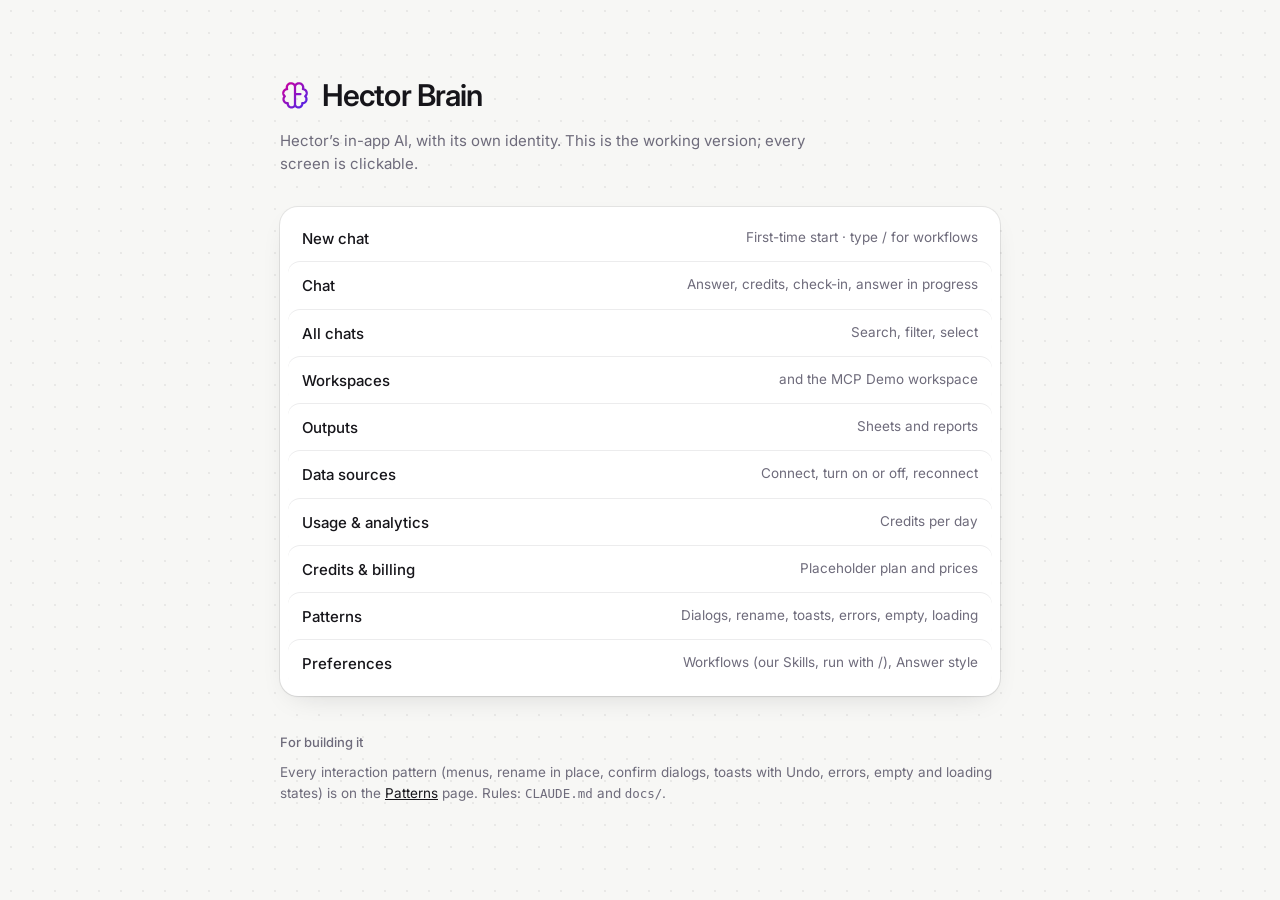
<file: index.html>
<!doctype html>
<html lang="en">
<head>
<meta charset="utf-8">
<meta name="robots" content="noindex, nofollow">
<meta name="viewport" content="width=device-width, initial-scale=1">
<title>Hector Brain</title>
<link rel="icon" href="assets/favicon-brain.svg">
<link rel="stylesheet" href="https://fonts.googleapis.com/css2?family=Inter:wght@400;500;600&display=swap">
<style>
  :root { --bg: #F7F7F5; --ink: #16151A; --muted: #6E6B7B; --line: rgba(22, 21, 26, .08); color-scheme: light; }
  * { box-sizing: border-box; margin: 0; }
  body { background: var(--bg); background-image: radial-gradient(rgba(22, 21, 26, .065) 1px, transparent 1.2px); background-size: 22px 22px; color: var(--ink); font: 400 15px/1.55 'Inter', sans-serif; padding: 72px 24px; -webkit-font-smoothing: antialiased; }
  .wrap { max-width: 720px; margin: 0 auto; }
  h1 { display: flex; align-items: center; gap: 12px; font-size: 30px; font-weight: 600; letter-spacing: -0.03em; }
  h1 img { width: 30px; height: 30px; }
  .lede { margin-top: 10px; color: var(--muted); max-width: 36em; }
  .card { margin-top: 32px; background: #fff; border-radius: 18px; box-shadow: 0 1px 2px rgba(22, 21, 26, .05), 0 10px 30px -14px rgba(22, 21, 26, .18), 0 0 0 1px var(--line); padding: 8px; }
  a.row { display: flex; justify-content: space-between; gap: 16px; padding: 12px 14px; border-radius: 12px; color: inherit; text-decoration: none; }
  a.row + a.row { box-shadow: 0 -1px 0 var(--line); }
  a.row:hover { background: rgba(22, 21, 26, .045); box-shadow: none; }
  a.row b { font-weight: 500; }
  a.row span { color: var(--muted); font-size: 13.5px; text-align: right; }
  h2 { margin-top: 36px; font-size: 13px; font-weight: 500; color: var(--muted); }
  .note { margin-top: 10px; font-size: 13.5px; color: var(--muted); }
  .note code { font-size: 12.5px; }
</style>
</head>
<body>
<div class="wrap">
  <h1><img src="assets/hector-mind-brain-line.svg" alt="">Hector Brain</h1>
  <p class="lede">Hector’s in-app AI, with its own identity. This is the working version; every screen is clickable.</p>
  <div class="card">
    <a class="row" href="hector-brain/start.html"><b>New chat</b><span>First-time start · type / for workflows</span></a>
    <a class="row" href="hector-brain/chat.html"><b>Chat</b><span>Answer, credits, check-in, answer in progress</span></a>
    <a class="row" href="hector-brain/chats.html"><b>All chats</b><span>Search, filter, select</span></a>
    <a class="row" href="hector-brain/workspaces.html"><b>Workspaces</b><span>and the MCP Demo workspace</span></a>
    <a class="row" href="hector-brain/outputs.html"><b>Outputs</b><span>Sheets and reports</span></a>
    <a class="row" href="hector-brain/data-sources.html"><b>Data sources</b><span>Connect, turn on or off, reconnect</span></a>
    <a class="row" href="hector-brain/usage.html"><b>Usage &amp; analytics</b><span>Credits per day</span></a>
    <a class="row" href="hector-brain/billing.html"><b>Credits &amp; billing</b><span>Placeholder plan and prices</span></a>
    <a class="row" href="hector-brain/patterns.html"><b>Patterns</b><span>Dialogs, rename, toasts, errors, empty, loading</span></a>
    <a class="row" href="hector-brain/preferences.html"><b>Preferences</b><span>Workflows (our Skills, run with /), Answer style</span></a>
  </div>
  <h2>For building it</h2>
  <p class="note">Every interaction pattern (menus, rename in place, confirm dialogs, toasts with Undo, errors, empty and loading states) is on the <a href="hector-brain/patterns.html" style="color:var(--ink)">Patterns</a> page. Rules: <code>CLAUDE.md</code> and <code>docs/</code>.</p>
</div>
</body>
</html>
</file>
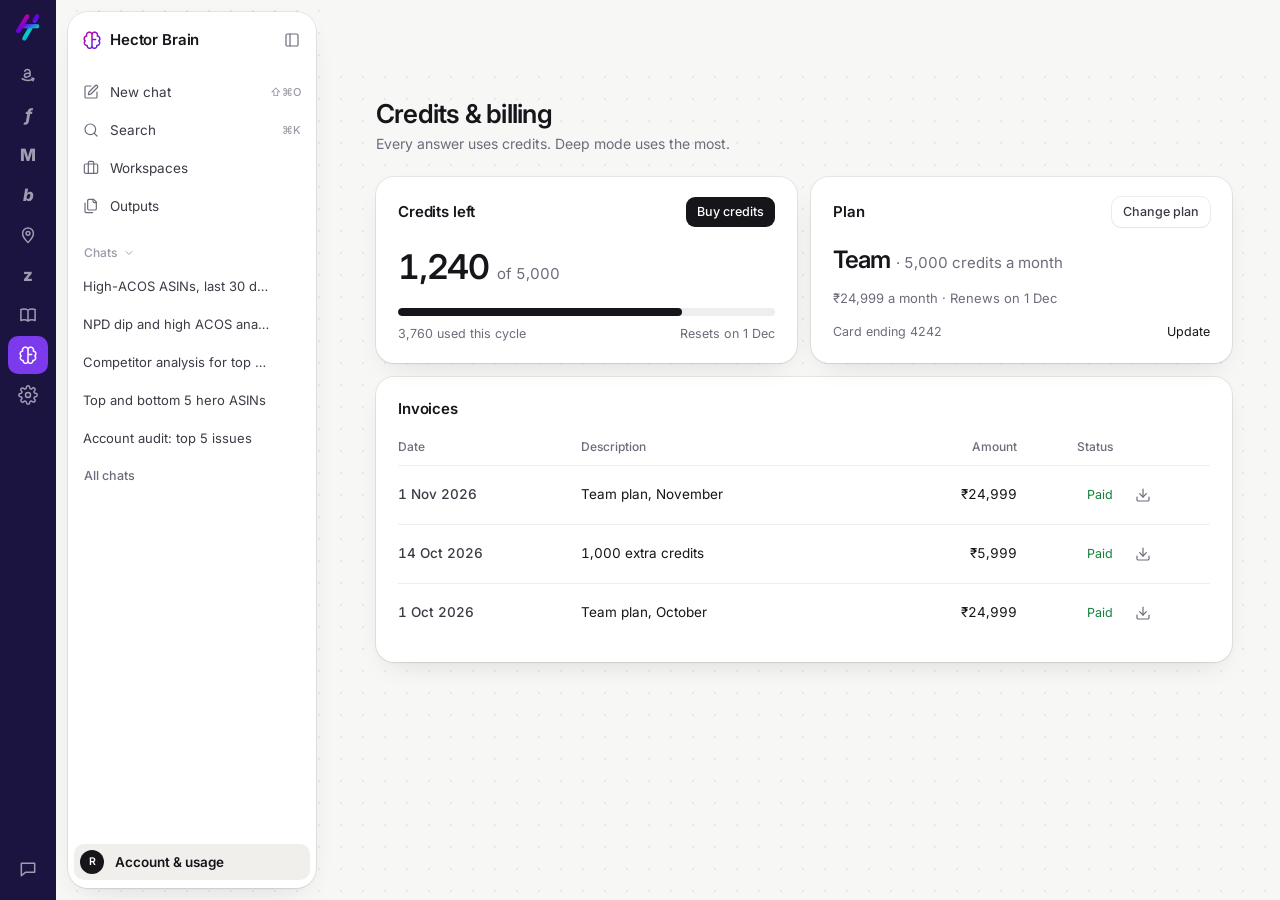
<file: hector-brain/billing.html>
<!doctype html>
<html lang="en">
<head>
<meta charset="utf-8">
<meta name="robots" content="noindex, nofollow">
<meta name="viewport" content="width=device-width, initial-scale=1">
<title>Hector Brain — billing</title>
<link rel="icon" href="../assets/favicon-brain.svg">
<link rel="stylesheet" href="https://fonts.googleapis.com/css2?family=Inter:wght@400;500;600&display=swap">
<link rel="stylesheet" href="rail.css">
<link rel="stylesheet" href="brain.css?v=33">
<script>try{if(localStorage.getItem('hm-d-collapsed')==='1')document.documentElement.classList.add('collapsed')}catch(e){}</script>
</head>
<body>
<nav class="rail" aria-label="Hector modules">
  <a class="logo" href="../index.html" aria-label="Hector home"><img src="../assets/logomark.svg" alt=""></a>
  <a class="ri" href="#" aria-label="Amazon"><svg><use href="sprite.svg?v=33#i-amz"/></svg></a>
  <a class="ri" href="#" aria-label="Flipkart"><span class="letter" style="font-style:italic">f</span></a>
  <a class="ri" href="#" aria-label="Myntra"><span class="letter">M</span></a>
  <a class="ri" href="#" aria-label="Blinkit"><span class="letter" style="font-style:italic">b</span></a>
  <a class="ri" href="#" aria-label="Instamart"><svg><use href="sprite.svg?v=33#r-pin"/></svg></a>
  <a class="ri" href="#" aria-label="Zepto"><span class="letter">z</span></a>
  <a class="ri" href="#" aria-label="Docs"><svg><use href="sprite.svg?v=33#r-book"/></svg></a>
  <a class="ri active" href="start.html" aria-label="Hector Brain" aria-current="page"><svg><use href="sprite.svg?v=33#rail-brain"/></svg></a>
  <a class="ri" href="#" aria-label="Settings"><svg><use href="sprite.svg?v=33#r-gear"/></svg></a>
  <span class="grow"></span>
  <a class="ri" href="#" aria-label="Feedback"><svg><use href="sprite.svg?v=33#r-msg"/></svg></a>
</nav>

<aside class="side" aria-label="Hector Brain menu">
  <div class="shead">
    <a class="mark-switch" href="start.html"><span data-mark></span>Hector Brain</a>
    <button class="ib" id="collapse" aria-expanded="true" aria-label="Collapse menu (⌘.)" title="⌘."><svg><use href="sprite.svg?v=33#i-sidebar"/></svg></button>
  </div>
  <nav class="items" aria-label="Hector Brain">
    <a class="item" href="start.html" data-tip="New chat  ⇧⌘O"><svg><use href="sprite.svg?v=33#i-new"/></svg><span class="lb">New chat</span><kbd>⇧⌘O</kbd></a>
    <a class="item" href="#" data-open="search" data-tip="Search  ⌘K"><svg><use href="sprite.svg?v=33#i-search"/></svg><span class="lb">Search</span><kbd>⌘K</kbd></a>
    <a class="item" href="workspaces.html" data-tip="Workspaces"><svg><use href="sprite.svg?v=33#i-brand"/></svg><span class="lb">Workspaces</span></a>
    <a class="item" href="outputs.html" data-tip="Outputs"><svg><use href="sprite.svg?v=33#i-outputs"/></svg><span class="lb">Outputs</span></a>
  </nav>
  <section class="recent">
    <button class="acc" aria-expanded="true" aria-controls="chatlist"><span>Chats</span><svg><use href="sprite.svg?v=33#i-chev"/></svg></button>
    <div id="chatlist"><div class="items">
      <a class="item" href="chat.html"><span>High-ACOS ASINs, last 30 days</span><button class="more" data-pop="pop-chat" data-side="right" aria-label="Chat actions"><svg><use href="sprite.svg?v=33#i-more"/></svg></button></a>
      <a class="item" href="#"><span>NPD dip and high ACOS analysis</span><button class="more" data-pop="pop-chat" data-side="right" aria-label="Chat actions"><svg><use href="sprite.svg?v=33#i-more"/></svg></button></a>
      <a class="item" href="#"><span>Competitor analysis for top search terms</span><button class="more" data-pop="pop-chat" data-side="right" aria-label="Chat actions"><svg><use href="sprite.svg?v=33#i-more"/></svg></button></a>
      <a class="item" href="#"><span>Top and bottom 5 hero ASINs</span><button class="more" data-pop="pop-chat" data-side="right" aria-label="Chat actions"><svg><use href="sprite.svg?v=33#i-more"/></svg></button></a>
      <a class="item" href="#"><span>Account audit: top 5 issues</span><button class="more" data-pop="pop-chat" data-side="right" aria-label="Chat actions"><svg><use href="sprite.svg?v=33#i-more"/></svg></button></a>
    </div>
    <a class="all" href="chats.html">All chats</a></div>
  </section>
  <span class="grow"></span>
  <div class="items">
    <button class="item acct on" data-pop="pop-acct" data-side="right" aria-expanded="false" data-tip="Account &amp; usage"><span class="av">R</span><span class="lb">Account &amp; usage</span></button>
  </div>
</aside>

<main>
  <div class="top"><span class="sp"></span></div>

  <div class="pg">
    <div class="ph"><div><h1>Credits &amp; billing</h1><p>Every answer uses credits. Deep mode uses the most.</p></div></div>
    <div class="two" style="margin-top:0">
      <div class="card pad">
        <div class="hrow"><h2>Credits left</h2><span class="sp"></span><button class="btn primary sm" data-pop="pop-buy" data-side="left">Buy credits</button></div>
        <div class="big" style="margin-top:14px">1,240 <small>of 5,000</small></div>
        <div class="meter"><i style="width:75.2%"></i></div>
        <div class="kv"><span>3,760 used this cycle</span><span>Resets on 1 Dec</span></div>
      </div>
      <div class="card pad">
        <div class="hrow"><h2>Plan</h2><span class="sp"></span><button class="btn secondary sm" data-toast="Change plan">Change plan</button></div>
        <div class="big" style="margin-top:14px;font-size:24px">Team <small>· 5,000 credits a month</small></div>
        <p class="sub" style="margin-top:10px">₹24,999 a month · Renews on 1 Dec</p>
        <div class="kv" style="margin-top:14px"><span>Card ending 4242</span><a href="#" data-toast="Update payment method" style="color:var(--ink)">Update</a></div>
      </div>
    </div>
    <div class="card pad" style="margin-top:14px">
      <h2>Invoices</h2>
      <table class="tbl"><thead><tr><th>Date</th><th class="l">Description</th><th>Amount</th><th>Status</th><th></th></tr></thead><tbody>
        <tr><td>1 Nov 2026</td><td style="text-align:left">Team plan, November</td><td>₹24,999</td><td><span class="paid">Paid</span></td><td><button class="ib" aria-label="Download invoice" data-toast="Downloads the invoice PDF"><svg><use href="sprite.svg?v=33#i-download"/></svg></button></td></tr>
        <tr><td>14 Oct 2026</td><td style="text-align:left">1,000 extra credits</td><td>₹5,999</td><td><span class="paid">Paid</span></td><td><button class="ib" aria-label="Download invoice" data-toast="Downloads the invoice PDF"><svg><use href="sprite.svg?v=33#i-download"/></svg></button></td></tr>
        <tr><td>1 Oct 2026</td><td style="text-align:left">Team plan, October</td><td>₹24,999</td><td><span class="paid">Paid</span></td><td><button class="ib" aria-label="Download invoice" data-toast="Downloads the invoice PDF"><svg><use href="sprite.svg?v=33#i-download"/></svg></button></td></tr>
      </tbody></table>
    </div>
  </div>
</main>

<div class="pop" id="pop-acct" role="menu" aria-label="Account">
  <a class="item" href="data-sources.html"><svg><use href="sprite.svg?v=33#i-plug"/></svg>Data sources<small>3 connected</small></a>
  <a class="item" href="usage.html"><svg><use href="sprite.svg?v=33#i-analytics"/></svg>Usage &amp; analytics</a>
  <a class="item" href="billing.html"><svg><use href="sprite.svg?v=33#i-credits"/></svg>Credits &amp; billing<small>1,240 left</small></a>
  <hr>
  <a class="item" href="preferences.html"><svg><use href="sprite.svg?v=33#i-prefs"/></svg>Preferences</a>
</div>
<div class="pop" id="pop-chat" role="menu" aria-label="Chat actions" style="width:220px">
  <button class="item" data-act="pin"><svg><use href="sprite.svg?v=33#i-pinned"/></svg>Pin</button>
  <button class="item" data-act="rename"><svg><use href="sprite.svg?v=33#i-pen"/></svg>Rename</button>
  <button class="item" data-pop="pop-move" data-side="right"><svg><use href="sprite.svg?v=33#i-move"/></svg>Move to workspace</button>
  <hr>
  <button class="item danger" data-act="delete"><svg><use href="sprite.svg?v=33#i-trash"/></svg>Delete</button>
</div>

<div class="pop" id="pop-buy" aria-label="Buy credits" style="width:260px">
  <p class="hint">Extra credits never expire and are used after your monthly ones.</p>
  <button class="opt" data-toast="Checkout: 1,000 credits for ₹5,999"><b>1,000 credits</b><span>₹5,999</span></button>
  <button class="opt" data-toast="Checkout: 5,000 credits for ₹27,999"><b>5,000 credits</b><span>₹27,999 · save 7%</span></button>
  <button class="opt" data-toast="Checkout: 10,000 credits for ₹52,999"><b>10,000 credits</b><span>₹52,999 · save 12%</span></button>
</div>

<div class="modal" id="dlg-delete" role="alertdialog" aria-modal="true" aria-labelledby="dd-t" hidden>
  <h2 id="dd-t">Delete “<span class="nm">this chat</span>”?</h2>
  <p>It’s removed for everyone in the workspace. Outputs it made stay in Outputs. This can’t be undone.</p>
  <div class="actions"><button class="btn secondary" data-close>Cancel</button><button class="btn danger" data-do="delete">Delete</button></div>
</div>
<div class="modal" id="dlg-ws" role="dialog" aria-modal="true" aria-labelledby="dw-t" hidden>
  <h2 id="dw-t">New workspace</h2>
  <p>Group chats that share instructions and files, like a client or a campaign.</p>
  <label class="fld"><span>Name</span><input placeholder="e.g. Tampa reporting" data-required></label>
  <label class="fld"><span>Instructions <small>optional</small></span><textarea rows="3" placeholder="Hector Brain follows these in every chat in this workspace"></textarea></label>
  <div class="actions"><button class="btn secondary" data-close>Cancel</button><button class="btn primary" data-do="create-ws" disabled>Create workspace</button></div>
</div>
<div class="modal" id="dlg-workflow" role="dialog" aria-modal="true" aria-labelledby="dm-t" hidden style="width:520px">
  <h2 id="dm-t">New workflow</h2>
  <p>Write down how a job should be done. Anyone can run it by typing / and its name.</p>
  <label class="fld"><span>Name</span><input placeholder="e.g. Dark store revenue check" data-required></label>
  <label class="fld"><span>Instructions</span><textarea rows="6" placeholder="1. Pull sales by dark store for the last 14 days&#10;2. Compare with the 14 days before&#10;3. Flag stores down more than 15% and check stock-outs"></textarea></label>
  <div class="actions"><button class="btn secondary" data-close>Cancel</button><button class="btn primary" data-do="create-workflow" disabled>Save workflow</button></div>
</div>
<div class="modal" id="dlg-share" role="dialog" aria-modal="true" aria-labelledby="ds-t" hidden>
  <h2 id="ds-t">Share</h2>
  <p>Anyone at your company with the link can view it. They can’t send messages or see your other chats.</p>
  <div class="linkrow"><input readonly value="https://app.hectorai.live/brain/share/8f3k2q" aria-label="Share link"><button class="btn secondary sm" data-do="copy-link">Copy link</button></div>
  <div class="src-row">Link sharing on<span class="sw" role="switch" aria-checked="true" aria-label="Link sharing" style="margin-left:auto"></span></div>
  <div class="actions"><button class="btn primary" data-close>Done</button></div>
</div>
<div class="pop" id="pop-move" aria-label="Move to workspace" style="width:230px">
  <div class="label">Move to</div>
  <div role="radiogroup" aria-label="Workspace">
    <button class="opt" role="radio" aria-checked="true"><b>MCP Demo</b><svg class="ck"><use href="sprite.svg#i-check"/></svg></button>
    <button class="opt" role="radio" aria-checked="false"><b>No workspace</b><svg class="ck"><use href="sprite.svg#i-check"/></svg></button>
  </div>
  <hr>
  <button class="item" data-dialog="dlg-ws"><svg><use href="sprite.svg?v=33#i-plus"/></svg>New workspace…</button>
</div>

<div class="scrim" id="scrim" hidden></div>
<div class="dlg" id="search" role="dialog" aria-label="Search" hidden>
  <div class="search"><svg><use href="sprite.svg?v=33#i-search"/></svg><input placeholder="Search chats and outputs" aria-label="Search chats and outputs" data-search="#searchList"><button class="esc" data-close aria-label="Close search (Esc)" data-tt="Close">Esc</button></div>
  <div id="searchList">
    <div class="label">Chats</div>
    <a class="rowi" href="chat.html" style="min-height:42px"><span class="t"><b>High-ACOS ASINs, last 30 days</b></span><span class="meta">MCP Demo · 28 Oct</span></a>
    <a class="rowi" href="#" style="min-height:42px"><span class="t"><b>NPD dip and high ACOS analysis</b></span><span class="meta">24 Nov</span></a>
    <a class="rowi" href="#" style="min-height:42px"><span class="t"><b>Competitor analysis for top search terms</b></span><span class="meta">17 Nov</span></a>
    <div class="label">Outputs</div>
    <a class="rowi" href="outputs.html" style="min-height:42px"><span class="t"><b>High-ACOS ASINs, last 30 days</b></span><span class="meta">Excel · 28 Oct</span></a>
    <a class="rowi" href="outputs.html" style="min-height:42px"><span class="t"><b>30-day search-term bleed</b></span><span class="meta">Excel · 17 Nov</span></a>
  </div>
</div>
<div class="toast" id="toast" role="status"></div>
<script src="marks.js?v=33"></script>
<script src="brain.js?v=33"></script>
</body>
</html>
</file>
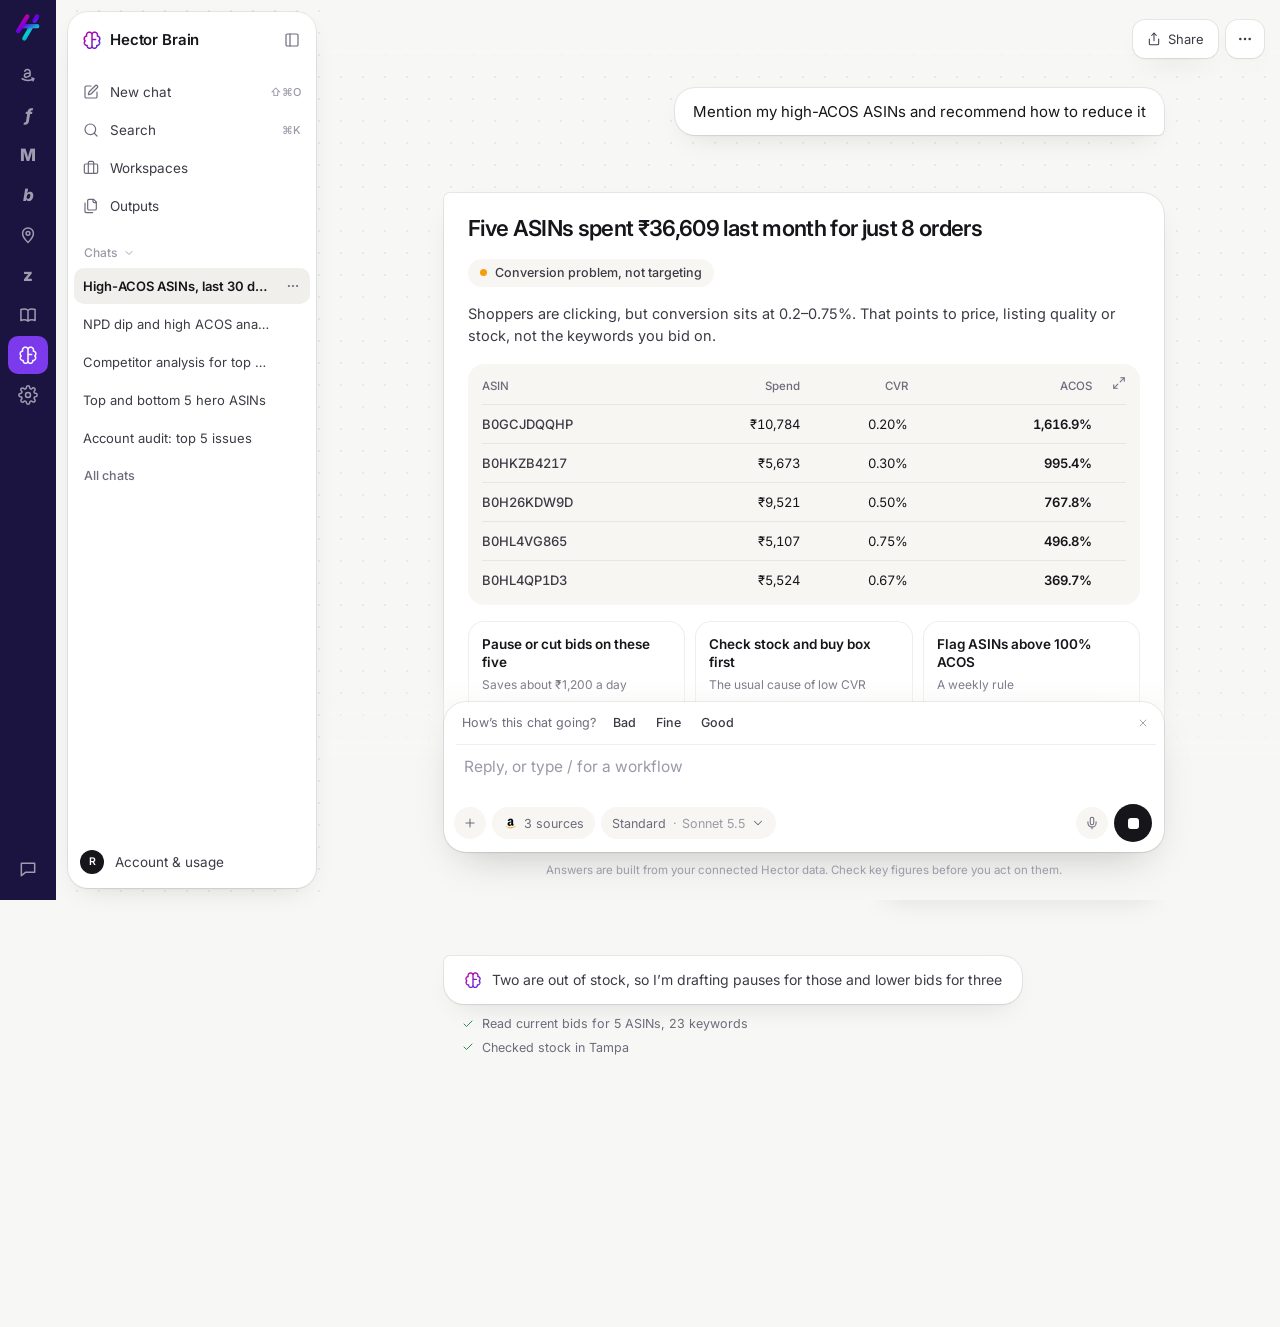
<file: hector-brain/chat.html>
<!doctype html>
<html lang="en">
<head>
<meta charset="utf-8">
<meta name="robots" content="noindex, nofollow">
<meta name="viewport" content="width=device-width, initial-scale=1">
<title>Hector Brain — chat</title>
<link rel="icon" href="../assets/favicon-brain.svg">
<link rel="stylesheet" href="https://fonts.googleapis.com/css2?family=Inter:wght@400;500;600&display=swap">
<link rel="stylesheet" href="rail.css">
<link rel="stylesheet" href="brain.css?v=33">
<script>try{if(localStorage.getItem('hm-d-collapsed')==='1')document.documentElement.classList.add('collapsed')}catch(e){}</script>
</head>
<body>
<nav class="rail" aria-label="Hector modules">
  <a class="logo" href="../index.html" aria-label="Hector home"><img src="../assets/logomark.svg" alt=""></a>
  <a class="ri" href="#" aria-label="Amazon"><svg><use href="sprite.svg?v=33#i-amz"/></svg></a>
  <a class="ri" href="#" aria-label="Flipkart"><span class="letter" style="font-style:italic">f</span></a>
  <a class="ri" href="#" aria-label="Myntra"><span class="letter">M</span></a>
  <a class="ri" href="#" aria-label="Blinkit"><span class="letter" style="font-style:italic">b</span></a>
  <a class="ri" href="#" aria-label="Instamart"><svg><use href="sprite.svg?v=33#r-pin"/></svg></a>
  <a class="ri" href="#" aria-label="Zepto"><span class="letter">z</span></a>
  <a class="ri" href="#" aria-label="Docs"><svg><use href="sprite.svg?v=33#r-book"/></svg></a>
  <a class="ri active" href="start.html" aria-label="Hector Brain" aria-current="page"><svg><use href="sprite.svg?v=33#rail-brain"/></svg></a>
  <a class="ri" href="#" aria-label="Settings"><svg><use href="sprite.svg?v=33#r-gear"/></svg></a>
  <span class="grow"></span>
  <a class="ri" href="#" aria-label="Feedback"><svg><use href="sprite.svg?v=33#r-msg"/></svg></a>
</nav>

<aside class="side" aria-label="Hector Brain menu">
  <div class="shead">
    <a class="mark-switch" href="start.html"><span data-mark></span>Hector Brain</a>
    <button class="ib" id="collapse" aria-expanded="true" aria-label="Collapse menu (⌘.)" title="⌘."><svg><use href="sprite.svg?v=33#i-sidebar"/></svg></button>
  </div>
  <nav class="items" aria-label="Hector Brain">
    <a class="item" href="start.html" data-tip="New chat  ⇧⌘O"><svg><use href="sprite.svg?v=33#i-new"/></svg><span class="lb">New chat</span><kbd>⇧⌘O</kbd></a>
    <a class="item" href="#" data-open="search" data-tip="Search  ⌘K"><svg><use href="sprite.svg?v=33#i-search"/></svg><span class="lb">Search</span><kbd>⌘K</kbd></a>
    <a class="item" href="workspaces.html" data-tip="Workspaces"><svg><use href="sprite.svg?v=33#i-brand"/></svg><span class="lb">Workspaces</span></a>
    <a class="item" href="outputs.html" data-tip="Outputs"><svg><use href="sprite.svg?v=33#i-outputs"/></svg><span class="lb">Outputs</span></a>
  </nav>
  <section class="recent">
    <button class="acc" aria-expanded="true" aria-controls="chatlist"><span>Chats</span><svg><use href="sprite.svg?v=33#i-chev"/></svg></button>
    <div id="chatlist"><div class="items">
      <a class="item on" aria-current="page" href="chat.html"><span>High-ACOS ASINs, last 30 days</span><button class="more" data-pop="pop-chat" data-side="right" aria-label="Chat actions"><svg><use href="sprite.svg?v=33#i-more"/></svg></button></a>
      <a class="item" href="#"><span>NPD dip and high ACOS analysis</span><button class="more" data-pop="pop-chat" data-side="right" aria-label="Chat actions"><svg><use href="sprite.svg?v=33#i-more"/></svg></button></a>
      <a class="item" href="#"><span>Competitor analysis for top search terms</span><button class="more" data-pop="pop-chat" data-side="right" aria-label="Chat actions"><svg><use href="sprite.svg?v=33#i-more"/></svg></button></a>
      <a class="item" href="#"><span>Top and bottom 5 hero ASINs</span><button class="more" data-pop="pop-chat" data-side="right" aria-label="Chat actions"><svg><use href="sprite.svg?v=33#i-more"/></svg></button></a>
      <a class="item" href="#"><span>Account audit: top 5 issues</span><button class="more" data-pop="pop-chat" data-side="right" aria-label="Chat actions"><svg><use href="sprite.svg?v=33#i-more"/></svg></button></a>
    </div>
    <a class="all" href="chats.html">All chats</a></div>
  </section>
  <span class="grow"></span>
  <div class="items">
    <button class="item acct" data-pop="pop-acct" data-side="right" aria-expanded="false" data-tip="Account &amp; usage"><span class="av">R</span><span class="lb">Account &amp; usage</span></button>
  </div>
</aside>

<main>
  <div class="top"><span class="sp"></span><button class="pill" data-dialog="dlg-share"><svg><use href="sprite.svg?v=33#i-share"/></svg>Share</button><button class="pill sq tt-below" data-pop="pop-chat" data-side="left" aria-label="Chat actions" data-tt="Pin, rename, move, delete"><svg><use href="sprite.svg?v=33#i-more"/></svg></button></div>

  <div class="col thread">
    <div class="mwrap"><div class="me">Mention my high-ACOS ASINs and recommend how to reduce it</div><div class="mact"><span class="mt">14:32</span><button class="ab" data-toast="Answering this again. The answer below will be replaced." aria-label="Retry this message" data-tt="Retry"><svg><use href="sprite.svg?v=33#i-retry"/></svg></button><button class="ab" data-msg="edit" aria-label="Edit message" data-tt="Edit"><svg><use href="sprite.svg?v=33#i-pen"/></svg></button><button class="ab" data-toast="Copied" aria-label="Copy message" data-tt="Copy"><svg><use href="sprite.svg?v=33#i-copy"/></svg></button></div></div>

    <article class="bubble">
      <h2>Five ASINs spent ₹36,609 last month for just 8 orders</h2>
      <span class="tag">Conversion problem, not targeting</span>
      <p>Shoppers are clicking, but conversion sits at 0.2–0.75%. That points to price, listing quality or stock, not the keywords you bid on.</p>
      <div class="well">
        <button class="ib" aria-label="Open full width" title="Open full width" data-open="sheet"><svg><use href="sprite.svg?v=33#i-expand"/></svg></button>
        <table>
          <thead><tr><th>ASIN</th><th>Spend</th><th>CVR</th><th>ACOS</th></tr></thead>
          <tbody>
            <tr><td>B0GCJDQQHP</td><td>₹10,784</td><td>0.20%</td><td>1,616.9%</td></tr>
            <tr><td>B0HKZB4217</td><td>₹5,673</td><td>0.30%</td><td>995.4%</td></tr>
            <tr><td>B0H26KDW9D</td><td>₹9,521</td><td>0.50%</td><td>767.8%</td></tr>
            <tr><td>B0HL4VG865</td><td>₹5,107</td><td>0.75%</td><td>496.8%</td></tr>
            <tr><td>B0HL4QP1D3</td><td>₹5,524</td><td>0.67%</td><td>369.7%</td></tr>
          </tbody>
        </table>
      </div>
      <div class="acts">
        <div class="act"><b>Pause or cut bids on these five</b><small>Saves about ₹1,200 a day</small><button data-toast="Asks Hector Brain to draft it">Draft it</button></div>
        <div class="act"><b>Check stock and buy box first</b><small>The usual cause of low CVR</small></div>
        <div class="act"><b>Flag ASINs above 100% ACOS</b><small>A weekly rule</small></div>
      </div>
      <div class="reason" id="reason1" hidden>
        <ol>
          <li>Pulled ASIN performance from Amazon Ads, Sep 29 – Oct 28 (1,021 ASINs)</li>
          <li>Kept ASINs with spend above ₹5,000 (1,021 → 50)</li>
          <li>Ranked by ACOS and joined clicks, orders and CVR</li>
          <li>Built the sheet “High-ACOS ASINs, last 30 days”</li>
        </ol>
        <p class="why">Every top offender has real clicks but CVR under 2%, so this is a conversion problem, not targeting.</p>
        <p class="rule"><svg><use href="sprite.svg?v=33#i-brand"/></svg>MCP Demo workspace rule applied: Campus is shown as Tampa.</p>
      </div>
      <div class="abar" role="toolbar" aria-label="Answer actions">
        <button class="credit" data-pop="pop-cost" data-side="up" data-tt="Credits this answer used · details"><svg><use href="sprite.svg?v=33#i-credits"/></svg><b>18 credits</b><span>Standard</span></button>
        <span class="sp"></span>
        <button class="ab" data-toggle="reason1" aria-expanded="false" aria-label="Show steps" data-tt="How I got this"><svg><use href="sprite.svg?v=33#i-eye"/></svg></button>
        <button class="ab vote" aria-label="Good answer" data-tt="Good answer"><svg><use href="sprite.svg?v=33#i-up"/></svg></button>
        <button class="ab vote" aria-label="Bad answer" data-tt="Bad answer"><svg><use href="sprite.svg?v=33#i-down"/></svg></button>
        <button class="ab" aria-label="Copy" data-toast="Copied" data-tt="Copy"><svg><use href="sprite.svg?v=33#i-copy"/></svg></button>
        <button class="ab" aria-label="Retry" data-pop="pop-retry" data-side="left-up" data-tt="Retry"><svg><use href="sprite.svg?v=33#i-retry"/></svg></button>
      </div>
    </article>

    <div class="mwrap"><div class="me">Draft the bid change for the top five</div><div class="mact"><span class="mt">14:36</span><button class="ab" data-toast="Answering this again. The answer below will be replaced." aria-label="Retry this message" data-tt="Retry"><svg><use href="sprite.svg?v=33#i-retry"/></svg></button><button class="ab" data-msg="edit" aria-label="Edit message" data-tt="Edit"><svg><use href="sprite.svg?v=33#i-pen"/></svg></button><button class="ab" data-toast="Copied" aria-label="Copy message" data-tt="Copy"><svg><use href="sprite.svg?v=33#i-copy"/></svg></button></div></div>

    <div class="working" aria-live="polite">
      <div class="thinking"><span class="live wm" data-mark></span><span class="shimmer">Two are out of stock, so I’m drafting pauses for those and lower bids for three</span></div>
      <div class="trail">
        <span><svg><use href="sprite.svg?v=33#i-check"/></svg>Read current bids for 5 ASINs, 23 keywords</span>
        <span><svg><use href="sprite.svg?v=33#i-check"/></svg>Checked stock in Tampa</span>
      </div>
    </div>
  </div>
</main>

<div class="compose">
  <div class="col">
    <div class="tray">
      <div class="rate" id="rate" role="group" aria-label="How is this chat going?">
      <span class="rate-q">How’s this chat going?</span>
      <span class="rate-opts"><button data-rate="Bad">Bad</button><button data-rate="Fine">Fine</button><button data-rate="Good">Good</button></span>
      <button class="rate-x" aria-label="Dismiss" data-tt="Not now"><svg><use href="sprite.svg?v=33#i-x"/></svg></button>
    </div>
      <textarea placeholder="Reply, or type / for a workflow" aria-label="Reply, or type / for a workflow"></textarea>
      <div class="row">
        <button class="tb round" data-pop="pop-add" data-side="up" aria-label="Add files, workflows, style or sources"><svg><use href="sprite.svg?v=33#i-plus"/></svg></button>
        <button class="tb" data-pop="pop-src" data-side="up" data-tt="Data sources for this chat"><img src="../assets/platforms/amazon.png" alt="">3 sources</button>
        <button class="tb" data-pop="pop-mode" data-side="up" data-tt="Mode and model"><span class="modeLbl">Standard</span><span class="modelLbl">Sonnet 5.5</span><svg><use href="sprite.svg?v=33#i-chev"/></svg></button>
        <span class="sp"></span>
        <button class="tb round" aria-label="Dictate" data-toast="Dictate" data-tt="Dictate"><svg><use href="sprite.svg?v=33#i-mic"/></svg></button>
        <button class="send stop" aria-label="Stop"><i></i></button>
      </div>
    </div>
    <p class="fine">Answers are built from your connected Hector data. Check key figures before you act on them.</p>
  </div>
</div>

<div class="pop" id="pop-acct" role="menu" aria-label="Account">
  <a class="item" href="data-sources.html"><svg><use href="sprite.svg?v=33#i-plug"/></svg>Data sources<small>3 connected</small></a>
  <a class="item" href="usage.html"><svg><use href="sprite.svg?v=33#i-analytics"/></svg>Usage &amp; analytics</a>
  <a class="item" href="billing.html"><svg><use href="sprite.svg?v=33#i-credits"/></svg>Credits &amp; billing<small>1,240 left</small></a>
  <hr>
  <a class="item" href="preferences.html"><svg><use href="sprite.svg?v=33#i-prefs"/></svg>Preferences</a>
</div>
<div class="pop" id="pop-chat" role="menu" aria-label="Chat actions" style="width:220px">
  <button class="item" data-act="pin"><svg><use href="sprite.svg?v=33#i-pinned"/></svg>Pin</button>
  <button class="item" data-act="rename"><svg><use href="sprite.svg?v=33#i-pen"/></svg>Rename</button>
  <button class="item" data-pop="pop-move" data-side="right"><svg><use href="sprite.svg?v=33#i-move"/></svg>Move to workspace</button>
  <hr>
  <button class="item danger" data-act="delete"><svg><use href="sprite.svg?v=33#i-trash"/></svg>Delete</button>
</div>

<div class="pop" id="pop-add" role="menu" aria-label="Add to this chat">
  <button class="item" data-toast="Opens the file picker"><svg><use href="sprite.svg?v=33#i-plus"/></svg>Add files or photos</button>
  <button class="item" data-pop="pop-play" data-side="right"><svg><use href="sprite.svg?v=33#i-book"/></svg>Workflows<svg class="chev-r"><use href="sprite.svg?v=33#i-chev"/></svg></button>
  <button class="item" data-pop="pop-style" data-side="right"><svg><use href="sprite.svg?v=33#i-pen"/></svg>Answer style<svg class="chev-r"><use href="sprite.svg?v=33#i-chev"/></svg></button>
  <button class="item" data-pop="pop-src" data-side="right"><svg><use href="sprite.svg?v=33#i-plug"/></svg>Data sources<svg class="chev-r"><use href="sprite.svg?v=33#i-chev"/></svg></button>
</div>
<div class="pop" id="pop-style" aria-label="Answer style">
  <div role="radiogroup" aria-label="Answer style">
    <button class="opt" role="radio" aria-checked="true"><b>Balanced</b><svg class="ck"><use href="sprite.svg#i-check"/></svg><span>The default</span></button>
    <button class="opt" role="radio" aria-checked="false" data-toast="Answer style: Brief"><b>Brief</b><svg class="ck"><use href="sprite.svg#i-check"/></svg><span>Short, numbers first</span></button>
    <button class="opt" role="radio" aria-checked="false" data-toast="Answer style: Detailed"><b>Detailed</b><svg class="ck"><use href="sprite.svg#i-check"/></svg><span>Shows the working</span></button>
    <button class="opt" role="radio" aria-checked="false" data-toast="Answer style: Client-ready"><b>Client-ready</b><svg class="ck"><use href="sprite.svg#i-check"/></svg><span>Polished for sharing</span></button>
  </div>
  <hr>
  <a class="item" href="preferences.html#style"><svg><use href="sprite.svg?v=33#i-pen"/></svg>Edit custom style</a>
</div>
<div class="pop" id="pop-play" aria-label="Workflows">
  <div class="hrow pop-h"><span class="label">Workflows</span></div>
  <p class="hint">Written instructions Hector Brain follows step by step. Tip: type / in the message box to run one.</p>
  <button class="item" data-toast="Running /weekly-bleed-check in this chat"><svg><use href="sprite.svg#i-book"/></svg>/weekly-bleed-check</button>
  <button class="item" data-toast="Running /acos-audit in this chat"><svg><use href="sprite.svg#i-book"/></svg>/acos-audit</button>
  <button class="item" data-toast="Running /stock-and-buy-box in this chat"><svg><use href="sprite.svg#i-book"/></svg>/stock-and-buy-box</button>
  <hr>
  <a class="item" href="preferences.html"><svg><use href="sprite.svg?v=33#i-plus"/></svg>Create a workflow</a>
</div>
<div class="pop slash" id="pop-slash" role="listbox" aria-label="Workflows">
  <div class="label">Workflows</div>
  <button class="opt" role="option" data-slash="weekly-bleed-check"><b>/weekly-bleed-check</b><span>Finds search terms that spent without a sale in the last 7 days</span></button>
  <button class="opt" role="option" data-slash="acos-audit"><b>/acos-audit</b><span>Ranks ASINs by ACOS and drafts bid changes for the worst ones</span></button>
  <button class="opt" role="option" data-slash="stock-and-buy-box"><b>/stock-and-buy-box</b><span>Checks stock and buy box for your top 20 ASINs</span></button>
  <button class="opt" role="option" data-slash="client-weekly-report"><b>/client-weekly-report</b><span>Builds the weekly client report in your format, ready to share</span></button>
  <button class="opt" role="option" data-slash="hector-platform-qa-validator"><b>/hector-platform-qa-validator</b><span>Validates the Hector AI platform end to end, including navigation, chat and MCP flows</span></button>
  <p class="hint none" hidden>No workflow by that name.</p>
  <hr>
  <a class="item" href="preferences.html"><svg><use href="sprite.svg?v=33#i-plus"/></svg>Create a workflow</a>
</div>
<div class="pop" id="pop-src" aria-label="Data sources">
  <div class="src-row"><img src="../assets/platforms/amazon.png" alt="">Amazon Ads<span class="sw" role="switch" aria-checked="true" aria-label="Use Amazon Ads"></span></div>
  <div class="src-row"><img src="../assets/platforms/blinkit.png" alt="">Blinkit<span class="sw" role="switch" aria-checked="true" aria-label="Use Blinkit"></span></div>
  <div class="src-row"><img src="../assets/logomark.svg" alt="" style="padding:3px;background:#1B1340">Hector Qcomm<span class="state warn" style="margin-left:auto"><i></i>Reconnect</span></div>
  <hr>
  <a class="item" href="data-sources.html"><svg><use href="sprite.svg?v=33#i-plug"/></svg>Manage data sources<small>5 more</small></a>
</div>
<div class="pop" id="pop-mode" aria-label="Mode">
  <div role="radiogroup" aria-label="Mode" data-label=".modeLbl">
    <button class="opt" role="radio" aria-checked="false" data-model="Haiku 5.5"><b>Quick</b><svg class="ck"><use href="sprite.svg#i-check"/></svg><span>Haiku 5.5 · Fast answers and lookups</span></button>
    <button class="opt" role="radio" aria-checked="true" data-model="Sonnet 5.5"><b>Standard</b><svg class="ck"><use href="sprite.svg#i-check"/></svg><span>Sonnet 5.5 · Analysis with charts and tables</span></button>
    <button class="opt" role="radio" aria-checked="false" data-model="Opus 5.5"><b>Deep</b><svg class="ck"><use href="sprite.svg#i-check"/></svg><span>Opus 5.5 · Full audits, uses more credits</span></button>
  </div>
</div>

<div class="pop" id="pop-cost" aria-label="Credits" style="width:270px">
  <div class="costrow"><span>This answer</span><b>18 credits</b></div>
  <div class="costrow"><span>Mode</span><span>Standard</span></div>
  <div class="costrow"><span>Model</span><span>Sonnet 5.5</span></div>
  <div class="costrow"><span>This chat so far</span><b>18 credits</b></div>
  <hr>
  <div class="costrow"><span>Left this cycle</span><b>1,240 of 5,000</b></div>
  <div class="meter" style="margin:4px 10px 10px"><i style="width:24.8%"></i></div>
  <a class="item" href="usage.html"><svg><use href="sprite.svg?v=33#i-analytics"/></svg>See usage</a>
</div>

<div class="pop" id="pop-retry" role="menu" aria-label="Retry" style="width:250px">
  <button class="opt" data-toast="Retrying in Standard"><b>Retry</b><span>Same mode · Sonnet 5.5</span></button>
  <button class="opt" data-toast="Retrying in Deep mode"><b>Retry in Deep mode</b><span>Opus 5.5 · more thorough, more credits</span></button>
  <button class="opt" data-toast="Retrying in Quick mode"><b>Retry in Quick mode</b><span>Haiku 5.5 · faster, fewer credits</span></button>
</div>

<aside class="drawer" id="sheet" role="dialog" aria-label="High-ACOS ASINs, last 30 days" hidden>
  <div class="dhead">
    <span class="fi"><svg><use href="sprite.svg?v=33#i-table"/></svg></span>
    <span><b>High-ACOS ASINs, last 30 days</b><small>Excel · 50 rows · 28 Oct</small></span>
    <span class="sp"></span>
    <div class="tabs" role="tablist" data-panes="#sheet"><button role="tab" aria-selected="true" data-pane="preview">Preview</button><button role="tab" aria-selected="false" data-pane="data">Data</button></div>
    <button class="btn secondary sm" data-toast="Downloads High-ACOS ASINs.xlsx"><svg><use href="sprite.svg?v=33#i-download"/></svg>Download</button>
    <button class="ib" data-close aria-label="Close (Esc)"><svg><use href="sprite.svg?v=33#i-x"/></svg></button>
  </div>
  <div class="dbody">
    <div class="pane" data-pane="preview">
      <table class="grid"><caption>Tampa: High-ACOS ASIN report<small>Sep 29 – Oct 28, 2026 · Spend above ₹5,000 · Sorted by ACOS</small></caption>
        <thead><tr><th>ASIN</th><th>Spend (₹)</th><th>Sales (₹)</th><th>Orders</th><th>ACOS</th><th>CVR</th></tr></thead>
        <tbody><tr><td>B0GCJDQQHP</td><td>10,784</td><td>667</td><td>1</td><td>1,616.9%</td><td>0.20%</td></tr><tr><td>B0HKZB4217</td><td>5,673</td><td>570</td><td>1</td><td>995.4%</td><td>0.30%</td></tr><tr><td>B0H26KDW9D</td><td>9,521</td><td>1,240</td><td>2</td><td>767.8%</td><td>0.50%</td></tr><tr><td>B0HL4VG865</td><td>5,107</td><td>1,028</td><td>2</td><td>496.8%</td><td>0.75%</td></tr><tr><td>B0HL4QP1D3</td><td>5,524</td><td>1,494</td><td>2</td><td>369.7%</td><td>0.67%</td></tr><tr><td>B0HKZ4Z3T5</td><td>6,347</td><td>2,113</td><td>3</td><td>300.4%</td><td>0.95%</td></tr><tr><td>B0HKZR1879</td><td>8,353</td><td>2,683</td><td>3</td><td>311.3%</td><td>1.21%</td></tr><tr><td>B0H466SWCK</td><td>7,200</td><td>2,503</td><td>2</td><td>287.7%</td><td>0.87%</td></tr><tr><td>B0H6HC69WX</td><td>11,609</td><td>4,759</td><td>3</td><td>243.9%</td><td>0.47%</td></tr><tr><td>B0GCKPYCPL</td><td>14,150</td><td>6,193</td><td>8</td><td>228.5%</td><td>1.83%</td></tr><tr><td>B0H26BFYHH</td><td>6,334</td><td>2,880</td><td>3</td><td>219.9%</td><td>1.10%</td></tr><tr><td>B0H26BJL5N</td><td>5,816</td><td>2,701</td><td>3</td><td>215.3%</td><td>1.02%</td></tr></tbody></table>
    </div>
    <div class="pane code" data-pane="data" hidden>asin,spend_inr,sales_inr,orders,acos,cvr
B0GCJDQQHP,10784,667,1,1616.9,0.20%
B0HKZB4217,5673,570,1,995.4,0.30%
B0H26KDW9D,9521,1240,2,767.8,0.50%
B0HL4VG865,5107,1028,2,496.8,0.75%
B0HL4QP1D3,5524,1494,2,369.7,0.67%
B0HKZ4Z3T5,6347,2113,3,300.4,0.95%
B0HKZR1879,8353,2683,3,311.3,1.21%
B0H466SWCK,7200,2503,2,287.7,0.87%
B0H6HC69WX,11609,4759,3,243.9,0.47%
B0GCKPYCPL,14150,6193,8,228.5,1.83%
B0H26BFYHH,6334,2880,3,219.9,1.10%
B0H26BJL5N,5816,2701,3,215.3,1.02%</div>
  </div>
</aside>

<div class="modal" id="dlg-delete" role="alertdialog" aria-modal="true" aria-labelledby="dd-t" hidden>
  <h2 id="dd-t">Delete “<span class="nm">this chat</span>”?</h2>
  <p>It’s removed for everyone in the workspace. Outputs it made stay in Outputs. This can’t be undone.</p>
  <div class="actions"><button class="btn secondary" data-close>Cancel</button><button class="btn danger" data-do="delete">Delete</button></div>
</div>
<div class="modal" id="dlg-ws" role="dialog" aria-modal="true" aria-labelledby="dw-t" hidden>
  <h2 id="dw-t">New workspace</h2>
  <p>Group chats that share instructions and files, like a client or a campaign.</p>
  <label class="fld"><span>Name</span><input placeholder="e.g. Tampa reporting" data-required></label>
  <label class="fld"><span>Instructions <small>optional</small></span><textarea rows="3" placeholder="Hector Brain follows these in every chat in this workspace"></textarea></label>
  <div class="actions"><button class="btn secondary" data-close>Cancel</button><button class="btn primary" data-do="create-ws" disabled>Create workspace</button></div>
</div>
<div class="modal" id="dlg-workflow" role="dialog" aria-modal="true" aria-labelledby="dm-t" hidden style="width:520px">
  <h2 id="dm-t">New workflow</h2>
  <p>Write down how a job should be done. Anyone can run it by typing / and its name.</p>
  <label class="fld"><span>Name</span><input placeholder="e.g. Dark store revenue check" data-required></label>
  <label class="fld"><span>Instructions</span><textarea rows="6" placeholder="1. Pull sales by dark store for the last 14 days&#10;2. Compare with the 14 days before&#10;3. Flag stores down more than 15% and check stock-outs"></textarea></label>
  <div class="actions"><button class="btn secondary" data-close>Cancel</button><button class="btn primary" data-do="create-workflow" disabled>Save workflow</button></div>
</div>
<div class="modal" id="dlg-share" role="dialog" aria-modal="true" aria-labelledby="ds-t" hidden>
  <h2 id="ds-t">Share</h2>
  <p>Anyone at your company with the link can view it. They can’t send messages or see your other chats.</p>
  <div class="linkrow"><input readonly value="https://app.hectorai.live/brain/share/8f3k2q" aria-label="Share link"><button class="btn secondary sm" data-do="copy-link">Copy link</button></div>
  <div class="src-row">Link sharing on<span class="sw" role="switch" aria-checked="true" aria-label="Link sharing" style="margin-left:auto"></span></div>
  <div class="actions"><button class="btn primary" data-close>Done</button></div>
</div>
<div class="pop" id="pop-move" aria-label="Move to workspace" style="width:230px">
  <div class="label">Move to</div>
  <div role="radiogroup" aria-label="Workspace">
    <button class="opt" role="radio" aria-checked="true"><b>MCP Demo</b><svg class="ck"><use href="sprite.svg#i-check"/></svg></button>
    <button class="opt" role="radio" aria-checked="false"><b>No workspace</b><svg class="ck"><use href="sprite.svg#i-check"/></svg></button>
  </div>
  <hr>
  <button class="item" data-dialog="dlg-ws"><svg><use href="sprite.svg?v=33#i-plus"/></svg>New workspace…</button>
</div>

<div class="scrim" id="scrim" hidden></div>
<div class="dlg" id="search" role="dialog" aria-label="Search" hidden>
  <div class="search"><svg><use href="sprite.svg?v=33#i-search"/></svg><input placeholder="Search chats and outputs" aria-label="Search chats and outputs" data-search="#searchList"><button class="esc" data-close aria-label="Close search (Esc)" data-tt="Close">Esc</button></div>
  <div id="searchList">
    <div class="label">Chats</div>
    <a class="rowi" href="chat.html" style="min-height:42px"><span class="t"><b>High-ACOS ASINs, last 30 days</b></span><span class="meta">MCP Demo · 28 Oct</span></a>
    <a class="rowi" href="#" style="min-height:42px"><span class="t"><b>NPD dip and high ACOS analysis</b></span><span class="meta">24 Nov</span></a>
    <a class="rowi" href="#" style="min-height:42px"><span class="t"><b>Competitor analysis for top search terms</b></span><span class="meta">17 Nov</span></a>
    <div class="label">Outputs</div>
    <a class="rowi" href="outputs.html" style="min-height:42px"><span class="t"><b>High-ACOS ASINs, last 30 days</b></span><span class="meta">Excel · 28 Oct</span></a>
    <a class="rowi" href="outputs.html" style="min-height:42px"><span class="t"><b>30-day search-term bleed</b></span><span class="meta">Excel · 17 Nov</span></a>
  </div>
</div>
<div class="toast" id="toast" role="status"></div>
<script src="marks.js?v=33"></script>
<script src="brain.js?v=33"></script>
<script>scrollTo(0, document.body.scrollHeight)</script>
</body>
</html>
</file>
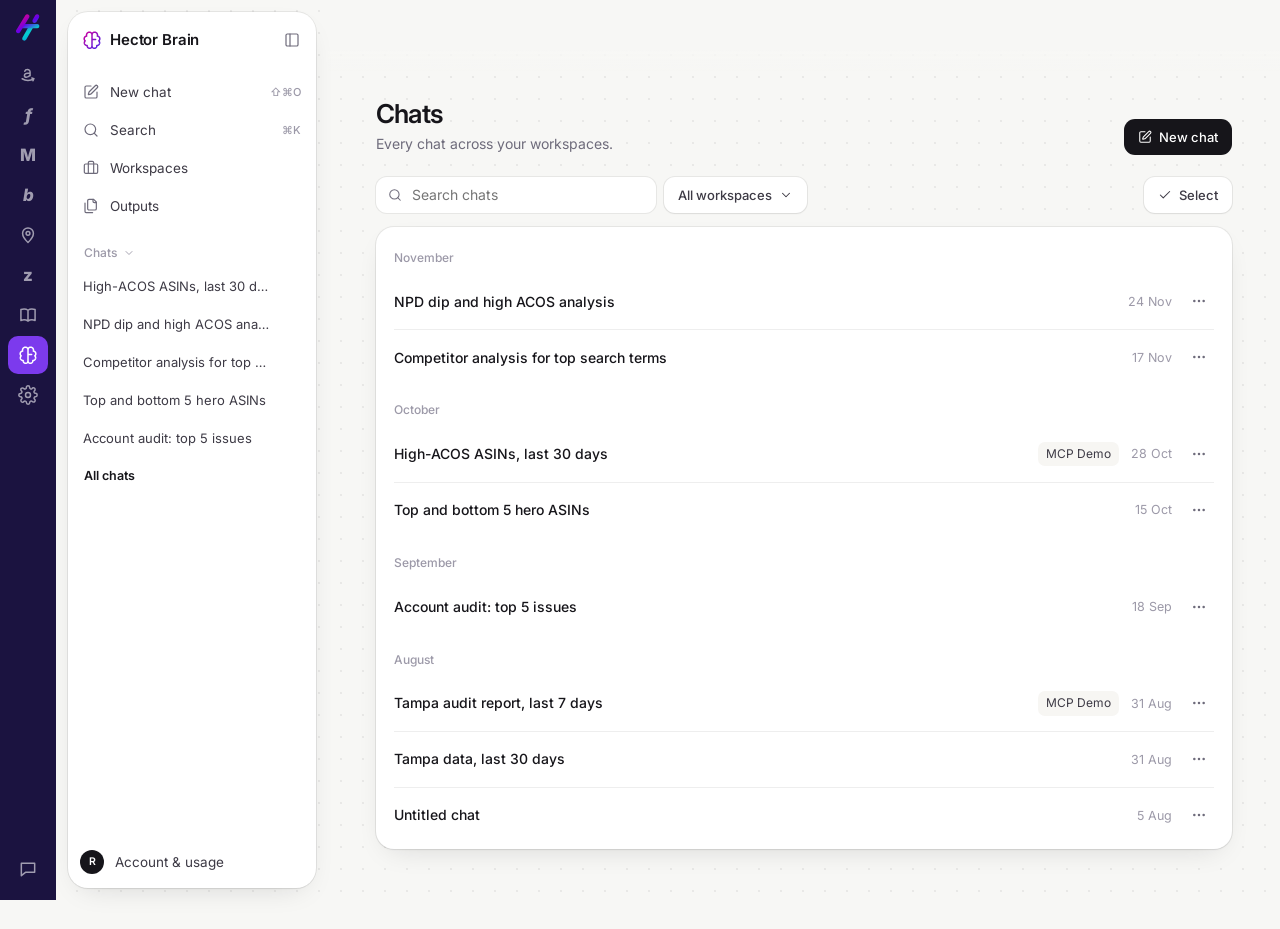
<file: hector-brain/chats.html>
<!doctype html>
<html lang="en">
<head>
<meta charset="utf-8">
<meta name="robots" content="noindex, nofollow">
<meta name="viewport" content="width=device-width, initial-scale=1">
<title>Hector Brain — chats</title>
<link rel="icon" href="../assets/favicon-brain.svg">
<link rel="stylesheet" href="https://fonts.googleapis.com/css2?family=Inter:wght@400;500;600&display=swap">
<link rel="stylesheet" href="rail.css">
<link rel="stylesheet" href="brain.css?v=33">
<script>try{if(localStorage.getItem('hm-d-collapsed')==='1')document.documentElement.classList.add('collapsed')}catch(e){}</script>
</head>
<body>
<nav class="rail" aria-label="Hector modules">
  <a class="logo" href="../index.html" aria-label="Hector home"><img src="../assets/logomark.svg" alt=""></a>
  <a class="ri" href="#" aria-label="Amazon"><svg><use href="sprite.svg?v=33#i-amz"/></svg></a>
  <a class="ri" href="#" aria-label="Flipkart"><span class="letter" style="font-style:italic">f</span></a>
  <a class="ri" href="#" aria-label="Myntra"><span class="letter">M</span></a>
  <a class="ri" href="#" aria-label="Blinkit"><span class="letter" style="font-style:italic">b</span></a>
  <a class="ri" href="#" aria-label="Instamart"><svg><use href="sprite.svg?v=33#r-pin"/></svg></a>
  <a class="ri" href="#" aria-label="Zepto"><span class="letter">z</span></a>
  <a class="ri" href="#" aria-label="Docs"><svg><use href="sprite.svg?v=33#r-book"/></svg></a>
  <a class="ri active" href="start.html" aria-label="Hector Brain" aria-current="page"><svg><use href="sprite.svg?v=33#rail-brain"/></svg></a>
  <a class="ri" href="#" aria-label="Settings"><svg><use href="sprite.svg?v=33#r-gear"/></svg></a>
  <span class="grow"></span>
  <a class="ri" href="#" aria-label="Feedback"><svg><use href="sprite.svg?v=33#r-msg"/></svg></a>
</nav>

<aside class="side" aria-label="Hector Brain menu">
  <div class="shead">
    <a class="mark-switch" href="start.html"><span data-mark></span>Hector Brain</a>
    <button class="ib" id="collapse" aria-expanded="true" aria-label="Collapse menu (⌘.)" title="⌘."><svg><use href="sprite.svg?v=33#i-sidebar"/></svg></button>
  </div>
  <nav class="items" aria-label="Hector Brain">
    <a class="item" href="start.html" data-tip="New chat  ⇧⌘O"><svg><use href="sprite.svg?v=33#i-new"/></svg><span class="lb">New chat</span><kbd>⇧⌘O</kbd></a>
    <a class="item" href="#" data-open="search" data-tip="Search  ⌘K"><svg><use href="sprite.svg?v=33#i-search"/></svg><span class="lb">Search</span><kbd>⌘K</kbd></a>
    <a class="item" href="workspaces.html" data-tip="Workspaces"><svg><use href="sprite.svg?v=33#i-brand"/></svg><span class="lb">Workspaces</span></a>
    <a class="item" href="outputs.html" data-tip="Outputs"><svg><use href="sprite.svg?v=33#i-outputs"/></svg><span class="lb">Outputs</span></a>
  </nav>
  <section class="recent">
    <button class="acc" aria-expanded="true" aria-controls="chatlist"><span>Chats</span><svg><use href="sprite.svg?v=33#i-chev"/></svg></button>
    <div id="chatlist"><div class="items">
      <a class="item" href="chat.html"><span>High-ACOS ASINs, last 30 days</span><button class="more" data-pop="pop-chat" data-side="right" aria-label="Chat actions"><svg><use href="sprite.svg?v=33#i-more"/></svg></button></a>
      <a class="item" href="#"><span>NPD dip and high ACOS analysis</span><button class="more" data-pop="pop-chat" data-side="right" aria-label="Chat actions"><svg><use href="sprite.svg?v=33#i-more"/></svg></button></a>
      <a class="item" href="#"><span>Competitor analysis for top search terms</span><button class="more" data-pop="pop-chat" data-side="right" aria-label="Chat actions"><svg><use href="sprite.svg?v=33#i-more"/></svg></button></a>
      <a class="item" href="#"><span>Top and bottom 5 hero ASINs</span><button class="more" data-pop="pop-chat" data-side="right" aria-label="Chat actions"><svg><use href="sprite.svg?v=33#i-more"/></svg></button></a>
      <a class="item" href="#"><span>Account audit: top 5 issues</span><button class="more" data-pop="pop-chat" data-side="right" aria-label="Chat actions"><svg><use href="sprite.svg?v=33#i-more"/></svg></button></a>
    </div>
    <a class="all on" href="chats.html">All chats</a></div>
  </section>
  <span class="grow"></span>
  <div class="items">
    <button class="item acct" data-pop="pop-acct" data-side="right" aria-expanded="false" data-tip="Account &amp; usage"><span class="av">R</span><span class="lb">Account &amp; usage</span></button>
  </div>
</aside>

<main>
  <div class="top"><span class="sp"></span></div>

  <div class="pg">
    <div class="ph"><div><h1>Chats</h1><p>Every chat across your workspaces.</p></div><span class="sp"></span><a class="btn primary" href="start.html"><svg><use href="sprite.svg?v=33#i-new"/></svg>New chat</a></div>
    <div class="toolbar">
      <label class="field-s"><svg><use href="sprite.svg?v=33#i-search"/></svg><input placeholder="Search chats" data-search="#clist"></label>
      <button class="btn secondary" data-pop="pop-wsf"><span class="wsfLbl">All workspaces</span><svg><use href="sprite.svg?v=33#i-chev"/></svg></button>
      <span class="sp"></span>
      <button class="btn secondary" id="selectBtn"><svg><use href="sprite.svg?v=33#i-check"/></svg>Select</button>
    </div>
    <div class="selbar" id="selbar" hidden><span id="selCount">0 selected</span><span class="sp"></span><button data-toast="Move to workspace">Move to workspace</button><button data-dialog="dlg-delete" data-name="the selected chats">Delete</button><button id="selCancel">Cancel</button></div>
    <div class="card rows" id="clist">
      <div class="month">November</div>
      <a class="rowi" href="#" data-state="none"><span class="ck"><svg><use href="sprite.svg?v=33#i-check"/></svg></span><span class="t"><b>NPD dip and high ACOS analysis</b></span><span class="meta">24 Nov</span><button class="ib" data-pop="pop-chat" data-side="left" aria-label="Chat actions"><svg><use href="sprite.svg?v=33#i-more"/></svg></button></a>
      <a class="rowi" href="#" data-state="none"><span class="ck"><svg><use href="sprite.svg?v=33#i-check"/></svg></span><span class="t"><b>Competitor analysis for top search terms</b></span><span class="meta">17 Nov</span><button class="ib" data-pop="pop-chat" data-side="left" aria-label="Chat actions"><svg><use href="sprite.svg?v=33#i-more"/></svg></button></a>
      <div class="month">October</div>
      <a class="rowi" href="chat.html" data-state="mcp"><span class="ck"><svg><use href="sprite.svg?v=33#i-check"/></svg></span><span class="t"><b>High-ACOS ASINs, last 30 days</b></span><span class="tagw">MCP Demo</span><span class="meta">28 Oct</span><button class="ib" data-pop="pop-chat" data-side="left" aria-label="Chat actions"><svg><use href="sprite.svg?v=33#i-more"/></svg></button></a>
      <a class="rowi" href="#" data-state="none"><span class="ck"><svg><use href="sprite.svg?v=33#i-check"/></svg></span><span class="t"><b>Top and bottom 5 hero ASINs</b></span><span class="meta">15 Oct</span><button class="ib" data-pop="pop-chat" data-side="left" aria-label="Chat actions"><svg><use href="sprite.svg?v=33#i-more"/></svg></button></a>
      <div class="month">September</div>
      <a class="rowi" href="#" data-state="none"><span class="ck"><svg><use href="sprite.svg?v=33#i-check"/></svg></span><span class="t"><b>Account audit: top 5 issues</b></span><span class="meta">18 Sep</span><button class="ib" data-pop="pop-chat" data-side="left" aria-label="Chat actions"><svg><use href="sprite.svg?v=33#i-more"/></svg></button></a>
      <div class="month">August</div>
      <a class="rowi" href="#" data-state="mcp"><span class="ck"><svg><use href="sprite.svg?v=33#i-check"/></svg></span><span class="t"><b>Tampa audit report, last 7 days</b></span><span class="tagw">MCP Demo</span><span class="meta">31 Aug</span><button class="ib" data-pop="pop-chat" data-side="left" aria-label="Chat actions"><svg><use href="sprite.svg?v=33#i-more"/></svg></button></a>
      <a class="rowi" href="#" data-state="none"><span class="ck"><svg><use href="sprite.svg?v=33#i-check"/></svg></span><span class="t"><b>Tampa data, last 30 days</b></span><span class="meta">31 Aug</span><button class="ib" data-pop="pop-chat" data-side="left" aria-label="Chat actions"><svg><use href="sprite.svg?v=33#i-more"/></svg></button></a>
      <a class="rowi" href="#" data-state="none"><span class="ck"><svg><use href="sprite.svg?v=33#i-check"/></svg></span><span class="t"><b>Untitled chat</b></span><span class="meta">5 Aug</span><button class="ib" data-pop="pop-chat" data-side="left" aria-label="Chat actions"><svg><use href="sprite.svg?v=33#i-more"/></svg></button></a>
      <p class="empty-s" id="noResults" hidden>No chats match. Try a different word or workspace.</p>
    </div>
  </div>
</main>

<div class="pop" id="pop-acct" role="menu" aria-label="Account">
  <a class="item" href="data-sources.html"><svg><use href="sprite.svg?v=33#i-plug"/></svg>Data sources<small>3 connected</small></a>
  <a class="item" href="usage.html"><svg><use href="sprite.svg?v=33#i-analytics"/></svg>Usage &amp; analytics</a>
  <a class="item" href="billing.html"><svg><use href="sprite.svg?v=33#i-credits"/></svg>Credits &amp; billing<small>1,240 left</small></a>
  <hr>
  <a class="item" href="preferences.html"><svg><use href="sprite.svg?v=33#i-prefs"/></svg>Preferences</a>
</div>
<div class="pop" id="pop-chat" role="menu" aria-label="Chat actions" style="width:220px">
  <button class="item" data-act="pin"><svg><use href="sprite.svg?v=33#i-pinned"/></svg>Pin</button>
  <button class="item" data-act="rename"><svg><use href="sprite.svg?v=33#i-pen"/></svg>Rename</button>
  <button class="item" data-pop="pop-move" data-side="right"><svg><use href="sprite.svg?v=33#i-move"/></svg>Move to workspace</button>
  <hr>
  <button class="item danger" data-act="delete"><svg><use href="sprite.svg?v=33#i-trash"/></svg>Delete</button>
</div>

<div class="pop" id="pop-wsf" aria-label="Filter by workspace" style="width:220px">
  <div role="radiogroup" aria-label="Workspace" data-label=".wsfLbl" data-filter="#clist">
    <button class="opt" role="radio" aria-checked="true" data-f="all"><b>All workspaces</b><svg class="ck"><use href="sprite.svg#i-check"/></svg></button>
    <button class="opt" role="radio" aria-checked="false" data-f="mcp"><b>MCP Demo</b><svg class="ck"><use href="sprite.svg#i-check"/></svg></button>
    <button class="opt" role="radio" aria-checked="false" data-f="none"><b>No workspace</b><svg class="ck"><use href="sprite.svg#i-check"/></svg></button>
  </div>
</div>

<div class="modal" id="dlg-delete" role="alertdialog" aria-modal="true" aria-labelledby="dd-t" hidden>
  <h2 id="dd-t">Delete “<span class="nm">this chat</span>”?</h2>
  <p>It’s removed for everyone in the workspace. Outputs it made stay in Outputs. This can’t be undone.</p>
  <div class="actions"><button class="btn secondary" data-close>Cancel</button><button class="btn danger" data-do="delete">Delete</button></div>
</div>
<div class="modal" id="dlg-ws" role="dialog" aria-modal="true" aria-labelledby="dw-t" hidden>
  <h2 id="dw-t">New workspace</h2>
  <p>Group chats that share instructions and files, like a client or a campaign.</p>
  <label class="fld"><span>Name</span><input placeholder="e.g. Tampa reporting" data-required></label>
  <label class="fld"><span>Instructions <small>optional</small></span><textarea rows="3" placeholder="Hector Brain follows these in every chat in this workspace"></textarea></label>
  <div class="actions"><button class="btn secondary" data-close>Cancel</button><button class="btn primary" data-do="create-ws" disabled>Create workspace</button></div>
</div>
<div class="modal" id="dlg-workflow" role="dialog" aria-modal="true" aria-labelledby="dm-t" hidden style="width:520px">
  <h2 id="dm-t">New workflow</h2>
  <p>Write down how a job should be done. Anyone can run it by typing / and its name.</p>
  <label class="fld"><span>Name</span><input placeholder="e.g. Dark store revenue check" data-required></label>
  <label class="fld"><span>Instructions</span><textarea rows="6" placeholder="1. Pull sales by dark store for the last 14 days&#10;2. Compare with the 14 days before&#10;3. Flag stores down more than 15% and check stock-outs"></textarea></label>
  <div class="actions"><button class="btn secondary" data-close>Cancel</button><button class="btn primary" data-do="create-workflow" disabled>Save workflow</button></div>
</div>
<div class="modal" id="dlg-share" role="dialog" aria-modal="true" aria-labelledby="ds-t" hidden>
  <h2 id="ds-t">Share</h2>
  <p>Anyone at your company with the link can view it. They can’t send messages or see your other chats.</p>
  <div class="linkrow"><input readonly value="https://app.hectorai.live/brain/share/8f3k2q" aria-label="Share link"><button class="btn secondary sm" data-do="copy-link">Copy link</button></div>
  <div class="src-row">Link sharing on<span class="sw" role="switch" aria-checked="true" aria-label="Link sharing" style="margin-left:auto"></span></div>
  <div class="actions"><button class="btn primary" data-close>Done</button></div>
</div>
<div class="pop" id="pop-move" aria-label="Move to workspace" style="width:230px">
  <div class="label">Move to</div>
  <div role="radiogroup" aria-label="Workspace">
    <button class="opt" role="radio" aria-checked="true"><b>MCP Demo</b><svg class="ck"><use href="sprite.svg#i-check"/></svg></button>
    <button class="opt" role="radio" aria-checked="false"><b>No workspace</b><svg class="ck"><use href="sprite.svg#i-check"/></svg></button>
  </div>
  <hr>
  <button class="item" data-dialog="dlg-ws"><svg><use href="sprite.svg?v=33#i-plus"/></svg>New workspace…</button>
</div>

<div class="scrim" id="scrim" hidden></div>
<div class="dlg" id="search" role="dialog" aria-label="Search" hidden>
  <div class="search"><svg><use href="sprite.svg?v=33#i-search"/></svg><input placeholder="Search chats and outputs" aria-label="Search chats and outputs" data-search="#searchList"><button class="esc" data-close aria-label="Close search (Esc)" data-tt="Close">Esc</button></div>
  <div id="searchList">
    <div class="label">Chats</div>
    <a class="rowi" href="chat.html" style="min-height:42px"><span class="t"><b>High-ACOS ASINs, last 30 days</b></span><span class="meta">MCP Demo · 28 Oct</span></a>
    <a class="rowi" href="#" style="min-height:42px"><span class="t"><b>NPD dip and high ACOS analysis</b></span><span class="meta">24 Nov</span></a>
    <a class="rowi" href="#" style="min-height:42px"><span class="t"><b>Competitor analysis for top search terms</b></span><span class="meta">17 Nov</span></a>
    <div class="label">Outputs</div>
    <a class="rowi" href="outputs.html" style="min-height:42px"><span class="t"><b>High-ACOS ASINs, last 30 days</b></span><span class="meta">Excel · 28 Oct</span></a>
    <a class="rowi" href="outputs.html" style="min-height:42px"><span class="t"><b>30-day search-term bleed</b></span><span class="meta">Excel · 17 Nov</span></a>
  </div>
</div>
<div class="toast" id="toast" role="status"></div>
<script src="marks.js?v=33"></script>
<script src="brain.js?v=33"></script>
</body>
</html>
</file>
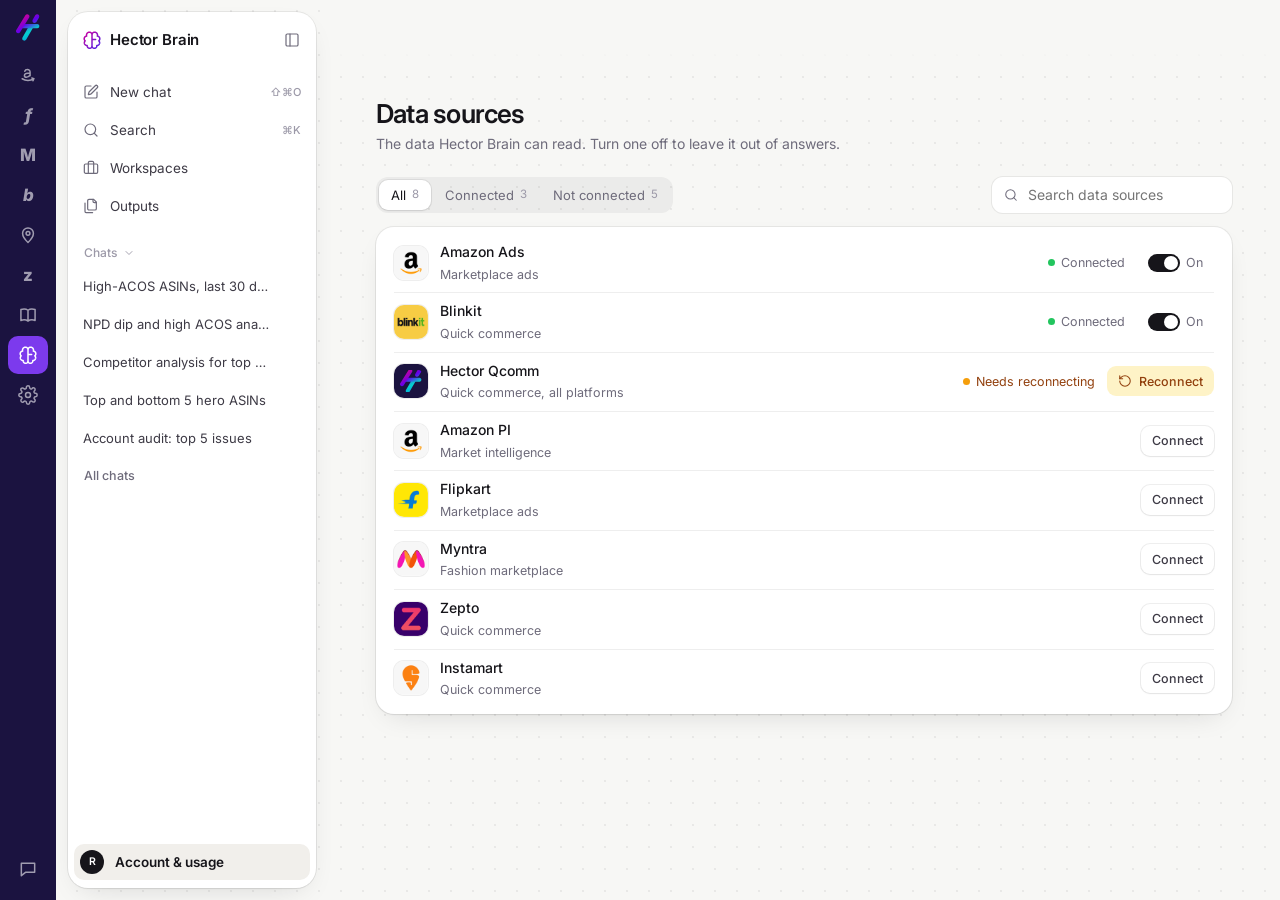
<file: hector-brain/data-sources.html>
<!doctype html>
<html lang="en">
<head>
<meta charset="utf-8">
<meta name="robots" content="noindex, nofollow">
<meta name="viewport" content="width=device-width, initial-scale=1">
<title>Hector Brain — data sources</title>
<link rel="icon" href="../assets/favicon-brain.svg">
<link rel="stylesheet" href="https://fonts.googleapis.com/css2?family=Inter:wght@400;500;600&display=swap">
<link rel="stylesheet" href="rail.css">
<link rel="stylesheet" href="brain.css?v=33">
<script>try{if(localStorage.getItem('hm-d-collapsed')==='1')document.documentElement.classList.add('collapsed')}catch(e){}</script>
</head>
<body>
<nav class="rail" aria-label="Hector modules">
  <a class="logo" href="../index.html" aria-label="Hector home"><img src="../assets/logomark.svg" alt=""></a>
  <a class="ri" href="#" aria-label="Amazon"><svg><use href="sprite.svg?v=33#i-amz"/></svg></a>
  <a class="ri" href="#" aria-label="Flipkart"><span class="letter" style="font-style:italic">f</span></a>
  <a class="ri" href="#" aria-label="Myntra"><span class="letter">M</span></a>
  <a class="ri" href="#" aria-label="Blinkit"><span class="letter" style="font-style:italic">b</span></a>
  <a class="ri" href="#" aria-label="Instamart"><svg><use href="sprite.svg?v=33#r-pin"/></svg></a>
  <a class="ri" href="#" aria-label="Zepto"><span class="letter">z</span></a>
  <a class="ri" href="#" aria-label="Docs"><svg><use href="sprite.svg?v=33#r-book"/></svg></a>
  <a class="ri active" href="start.html" aria-label="Hector Brain" aria-current="page"><svg><use href="sprite.svg?v=33#rail-brain"/></svg></a>
  <a class="ri" href="#" aria-label="Settings"><svg><use href="sprite.svg?v=33#r-gear"/></svg></a>
  <span class="grow"></span>
  <a class="ri" href="#" aria-label="Feedback"><svg><use href="sprite.svg?v=33#r-msg"/></svg></a>
</nav>

<aside class="side" aria-label="Hector Brain menu">
  <div class="shead">
    <a class="mark-switch" href="start.html"><span data-mark></span>Hector Brain</a>
    <button class="ib" id="collapse" aria-expanded="true" aria-label="Collapse menu (⌘.)" title="⌘."><svg><use href="sprite.svg?v=33#i-sidebar"/></svg></button>
  </div>
  <nav class="items" aria-label="Hector Brain">
    <a class="item" href="start.html" data-tip="New chat  ⇧⌘O"><svg><use href="sprite.svg?v=33#i-new"/></svg><span class="lb">New chat</span><kbd>⇧⌘O</kbd></a>
    <a class="item" href="#" data-open="search" data-tip="Search  ⌘K"><svg><use href="sprite.svg?v=33#i-search"/></svg><span class="lb">Search</span><kbd>⌘K</kbd></a>
    <a class="item" href="workspaces.html" data-tip="Workspaces"><svg><use href="sprite.svg?v=33#i-brand"/></svg><span class="lb">Workspaces</span></a>
    <a class="item" href="outputs.html" data-tip="Outputs"><svg><use href="sprite.svg?v=33#i-outputs"/></svg><span class="lb">Outputs</span></a>
  </nav>
  <section class="recent">
    <button class="acc" aria-expanded="true" aria-controls="chatlist"><span>Chats</span><svg><use href="sprite.svg?v=33#i-chev"/></svg></button>
    <div id="chatlist"><div class="items">
      <a class="item" href="chat.html"><span>High-ACOS ASINs, last 30 days</span><button class="more" data-pop="pop-chat" data-side="right" aria-label="Chat actions"><svg><use href="sprite.svg?v=33#i-more"/></svg></button></a>
      <a class="item" href="#"><span>NPD dip and high ACOS analysis</span><button class="more" data-pop="pop-chat" data-side="right" aria-label="Chat actions"><svg><use href="sprite.svg?v=33#i-more"/></svg></button></a>
      <a class="item" href="#"><span>Competitor analysis for top search terms</span><button class="more" data-pop="pop-chat" data-side="right" aria-label="Chat actions"><svg><use href="sprite.svg?v=33#i-more"/></svg></button></a>
      <a class="item" href="#"><span>Top and bottom 5 hero ASINs</span><button class="more" data-pop="pop-chat" data-side="right" aria-label="Chat actions"><svg><use href="sprite.svg?v=33#i-more"/></svg></button></a>
      <a class="item" href="#"><span>Account audit: top 5 issues</span><button class="more" data-pop="pop-chat" data-side="right" aria-label="Chat actions"><svg><use href="sprite.svg?v=33#i-more"/></svg></button></a>
    </div>
    <a class="all" href="chats.html">All chats</a></div>
  </section>
  <span class="grow"></span>
  <div class="items">
    <button class="item acct on" data-pop="pop-acct" data-side="right" aria-expanded="false" data-tip="Account &amp; usage"><span class="av">R</span><span class="lb">Account &amp; usage</span></button>
  </div>
</aside>

<main>
  <div class="top"><span class="sp"></span></div>

  <div class="pg">
    <div class="ph"><div><h1>Data sources</h1><p>The data Hector Brain can read. Turn one off to leave it out of answers.</p></div></div>
    <div class="toolbar">
      <div class="tabs" role="tablist" data-filter="#srcList"><button role="tab" aria-selected="true" data-f="all">All <span>8</span></button><button role="tab" aria-selected="false" data-f="connected">Connected <span>3</span></button><button role="tab" aria-selected="false" data-f="none">Not connected <span>5</span></button></div>
      <span class="sp"></span>
      <label class="field-s" style="width:240px"><svg><use href="sprite.svg?v=33#i-search"/></svg><input placeholder="Search data sources" data-search="#srcList"></label>
    </div>
    <div class="card rows" id="srcList">
      <div class="rowi" data-state="connected"><img class="logo" src="../assets/platforms/amazon.png" alt=""><span class="t"><b>Amazon Ads</b><small>Marketplace ads</small></span><span class="state ok"><i></i>Connected</span><button class="tb" role="switch" aria-checked="true" aria-label="Use Amazon Ads in answers" style="background:none"><span class="sw"></span><span class="sw-t">On</span></button></div>
      <div class="rowi" data-state="connected"><img class="logo" src="../assets/platforms/blinkit.png" alt=""><span class="t"><b>Blinkit</b><small>Quick commerce</small></span><span class="state ok"><i></i>Connected</span><button class="tb" role="switch" aria-checked="true" aria-label="Use Blinkit in answers" style="background:none"><span class="sw"></span><span class="sw-t">On</span></button></div>
      <div class="rowi" data-state="connected"><img class="logo" src="../assets/logomark.svg" alt="" style="padding:6px;background:#1B1340"><span class="t"><b>Hector Qcomm</b><small>Quick commerce, all platforms</small></span><span class="state warn"><i></i>Needs reconnecting</span><button class="btn warn sm" data-toast="Opens the Hector Qcomm sign-in"><svg><use href="sprite.svg?v=33#i-retry"/></svg>Reconnect</button></div>
      <div class="rowi" data-state="none"><img class="logo" src="../assets/platforms/amazon.png" alt=""><span class="t"><b>Amazon PI</b><small>Market intelligence</small></span><button class="btn secondary sm" data-toast="Opens the Amazon PI sign-in">Connect</button></div>
      <div class="rowi" data-state="none"><img class="logo" src="../assets/platforms/flipkart.png" alt=""><span class="t"><b>Flipkart</b><small>Marketplace ads</small></span><button class="btn secondary sm" data-toast="Opens the Flipkart sign-in">Connect</button></div>
      <div class="rowi" data-state="none"><img class="logo" src="../assets/platforms/myntra.png" alt=""><span class="t"><b>Myntra</b><small>Fashion marketplace</small></span><button class="btn secondary sm" data-toast="Opens the Myntra sign-in">Connect</button></div>
      <div class="rowi" data-state="none"><img class="logo" src="../assets/platforms/zepto.png" alt=""><span class="t"><b>Zepto</b><small>Quick commerce</small></span><button class="btn secondary sm" data-toast="Opens the Zepto sign-in">Connect</button></div>
      <div class="rowi" data-state="none"><img class="logo" src="../assets/platforms/instamart.png" alt=""><span class="t"><b>Instamart</b><small>Quick commerce</small></span><button class="btn secondary sm" data-toast="Opens the Instamart sign-in">Connect</button></div>
      <p class="empty-s" id="noResults" hidden>No data sources match.</p>
    </div>
  </div>
</main>

<div class="pop" id="pop-acct" role="menu" aria-label="Account">
  <a class="item" href="data-sources.html"><svg><use href="sprite.svg?v=33#i-plug"/></svg>Data sources<small>3 connected</small></a>
  <a class="item" href="usage.html"><svg><use href="sprite.svg?v=33#i-analytics"/></svg>Usage &amp; analytics</a>
  <a class="item" href="billing.html"><svg><use href="sprite.svg?v=33#i-credits"/></svg>Credits &amp; billing<small>1,240 left</small></a>
  <hr>
  <a class="item" href="preferences.html"><svg><use href="sprite.svg?v=33#i-prefs"/></svg>Preferences</a>
</div>
<div class="pop" id="pop-chat" role="menu" aria-label="Chat actions" style="width:220px">
  <button class="item" data-act="pin"><svg><use href="sprite.svg?v=33#i-pinned"/></svg>Pin</button>
  <button class="item" data-act="rename"><svg><use href="sprite.svg?v=33#i-pen"/></svg>Rename</button>
  <button class="item" data-pop="pop-move" data-side="right"><svg><use href="sprite.svg?v=33#i-move"/></svg>Move to workspace</button>
  <hr>
  <button class="item danger" data-act="delete"><svg><use href="sprite.svg?v=33#i-trash"/></svg>Delete</button>
</div>

<div class="modal" id="dlg-delete" role="alertdialog" aria-modal="true" aria-labelledby="dd-t" hidden>
  <h2 id="dd-t">Delete “<span class="nm">this chat</span>”?</h2>
  <p>It’s removed for everyone in the workspace. Outputs it made stay in Outputs. This can’t be undone.</p>
  <div class="actions"><button class="btn secondary" data-close>Cancel</button><button class="btn danger" data-do="delete">Delete</button></div>
</div>
<div class="modal" id="dlg-ws" role="dialog" aria-modal="true" aria-labelledby="dw-t" hidden>
  <h2 id="dw-t">New workspace</h2>
  <p>Group chats that share instructions and files, like a client or a campaign.</p>
  <label class="fld"><span>Name</span><input placeholder="e.g. Tampa reporting" data-required></label>
  <label class="fld"><span>Instructions <small>optional</small></span><textarea rows="3" placeholder="Hector Brain follows these in every chat in this workspace"></textarea></label>
  <div class="actions"><button class="btn secondary" data-close>Cancel</button><button class="btn primary" data-do="create-ws" disabled>Create workspace</button></div>
</div>
<div class="modal" id="dlg-workflow" role="dialog" aria-modal="true" aria-labelledby="dm-t" hidden style="width:520px">
  <h2 id="dm-t">New workflow</h2>
  <p>Write down how a job should be done. Anyone can run it by typing / and its name.</p>
  <label class="fld"><span>Name</span><input placeholder="e.g. Dark store revenue check" data-required></label>
  <label class="fld"><span>Instructions</span><textarea rows="6" placeholder="1. Pull sales by dark store for the last 14 days&#10;2. Compare with the 14 days before&#10;3. Flag stores down more than 15% and check stock-outs"></textarea></label>
  <div class="actions"><button class="btn secondary" data-close>Cancel</button><button class="btn primary" data-do="create-workflow" disabled>Save workflow</button></div>
</div>
<div class="modal" id="dlg-share" role="dialog" aria-modal="true" aria-labelledby="ds-t" hidden>
  <h2 id="ds-t">Share</h2>
  <p>Anyone at your company with the link can view it. They can’t send messages or see your other chats.</p>
  <div class="linkrow"><input readonly value="https://app.hectorai.live/brain/share/8f3k2q" aria-label="Share link"><button class="btn secondary sm" data-do="copy-link">Copy link</button></div>
  <div class="src-row">Link sharing on<span class="sw" role="switch" aria-checked="true" aria-label="Link sharing" style="margin-left:auto"></span></div>
  <div class="actions"><button class="btn primary" data-close>Done</button></div>
</div>
<div class="pop" id="pop-move" aria-label="Move to workspace" style="width:230px">
  <div class="label">Move to</div>
  <div role="radiogroup" aria-label="Workspace">
    <button class="opt" role="radio" aria-checked="true"><b>MCP Demo</b><svg class="ck"><use href="sprite.svg#i-check"/></svg></button>
    <button class="opt" role="radio" aria-checked="false"><b>No workspace</b><svg class="ck"><use href="sprite.svg#i-check"/></svg></button>
  </div>
  <hr>
  <button class="item" data-dialog="dlg-ws"><svg><use href="sprite.svg?v=33#i-plus"/></svg>New workspace…</button>
</div>

<div class="scrim" id="scrim" hidden></div>
<div class="dlg" id="search" role="dialog" aria-label="Search" hidden>
  <div class="search"><svg><use href="sprite.svg?v=33#i-search"/></svg><input placeholder="Search chats and outputs" aria-label="Search chats and outputs" data-search="#searchList"><button class="esc" data-close aria-label="Close search (Esc)" data-tt="Close">Esc</button></div>
  <div id="searchList">
    <div class="label">Chats</div>
    <a class="rowi" href="chat.html" style="min-height:42px"><span class="t"><b>High-ACOS ASINs, last 30 days</b></span><span class="meta">MCP Demo · 28 Oct</span></a>
    <a class="rowi" href="#" style="min-height:42px"><span class="t"><b>NPD dip and high ACOS analysis</b></span><span class="meta">24 Nov</span></a>
    <a class="rowi" href="#" style="min-height:42px"><span class="t"><b>Competitor analysis for top search terms</b></span><span class="meta">17 Nov</span></a>
    <div class="label">Outputs</div>
    <a class="rowi" href="outputs.html" style="min-height:42px"><span class="t"><b>High-ACOS ASINs, last 30 days</b></span><span class="meta">Excel · 28 Oct</span></a>
    <a class="rowi" href="outputs.html" style="min-height:42px"><span class="t"><b>30-day search-term bleed</b></span><span class="meta">Excel · 17 Nov</span></a>
  </div>
</div>
<div class="toast" id="toast" role="status"></div>
<script src="marks.js?v=33"></script>
<script src="brain.js?v=33"></script>
</body>
</html>
</file>
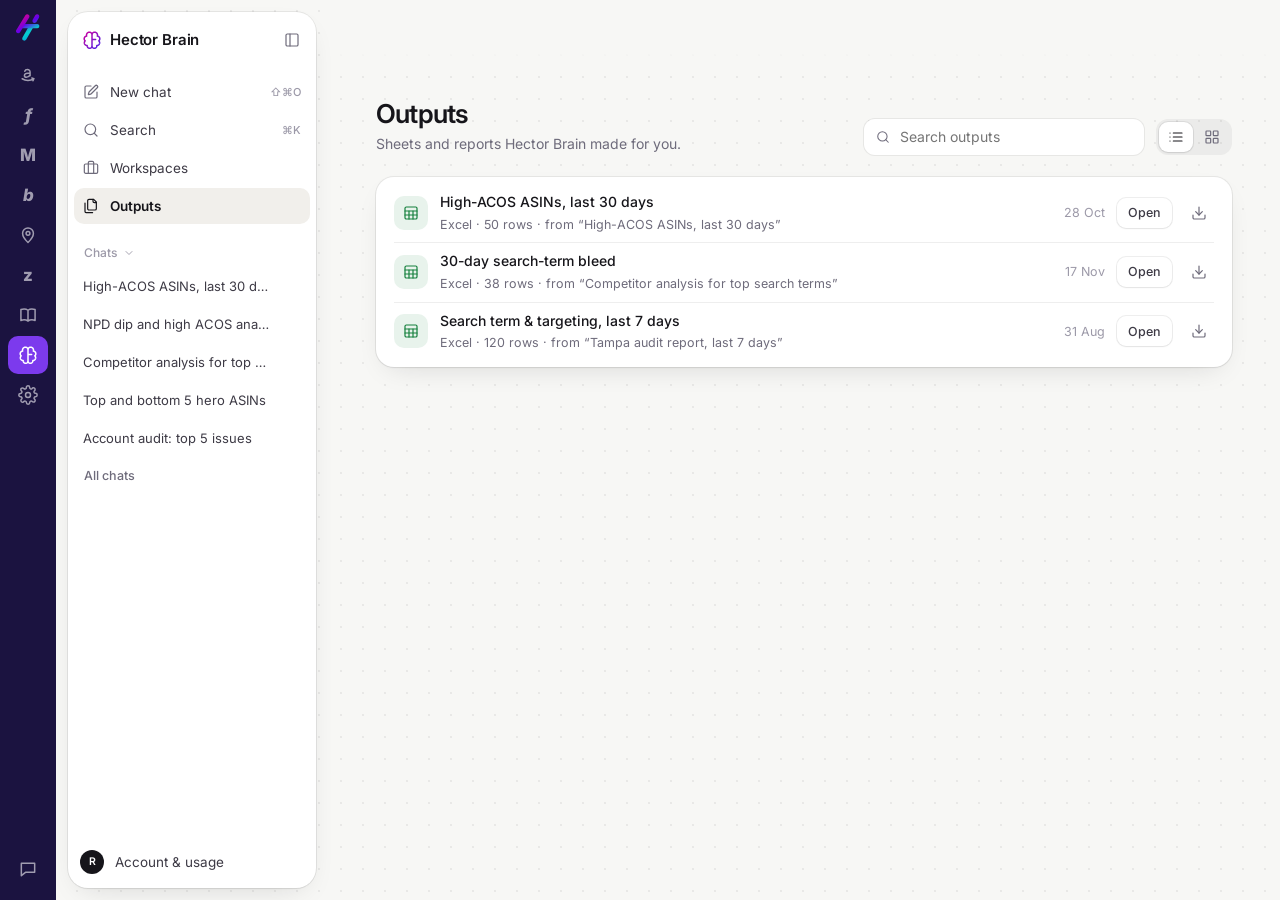
<file: hector-brain/outputs.html>
<!doctype html>
<html lang="en">
<head>
<meta charset="utf-8">
<meta name="robots" content="noindex, nofollow">
<meta name="viewport" content="width=device-width, initial-scale=1">
<title>Hector Brain — outputs</title>
<link rel="icon" href="../assets/favicon-brain.svg">
<link rel="stylesheet" href="https://fonts.googleapis.com/css2?family=Inter:wght@400;500;600&display=swap">
<link rel="stylesheet" href="rail.css">
<link rel="stylesheet" href="brain.css?v=33">
<script>try{if(localStorage.getItem('hm-d-collapsed')==='1')document.documentElement.classList.add('collapsed')}catch(e){}</script>
</head>
<body>
<nav class="rail" aria-label="Hector modules">
  <a class="logo" href="../index.html" aria-label="Hector home"><img src="../assets/logomark.svg" alt=""></a>
  <a class="ri" href="#" aria-label="Amazon"><svg><use href="sprite.svg?v=33#i-amz"/></svg></a>
  <a class="ri" href="#" aria-label="Flipkart"><span class="letter" style="font-style:italic">f</span></a>
  <a class="ri" href="#" aria-label="Myntra"><span class="letter">M</span></a>
  <a class="ri" href="#" aria-label="Blinkit"><span class="letter" style="font-style:italic">b</span></a>
  <a class="ri" href="#" aria-label="Instamart"><svg><use href="sprite.svg?v=33#r-pin"/></svg></a>
  <a class="ri" href="#" aria-label="Zepto"><span class="letter">z</span></a>
  <a class="ri" href="#" aria-label="Docs"><svg><use href="sprite.svg?v=33#r-book"/></svg></a>
  <a class="ri active" href="start.html" aria-label="Hector Brain" aria-current="page"><svg><use href="sprite.svg?v=33#rail-brain"/></svg></a>
  <a class="ri" href="#" aria-label="Settings"><svg><use href="sprite.svg?v=33#r-gear"/></svg></a>
  <span class="grow"></span>
  <a class="ri" href="#" aria-label="Feedback"><svg><use href="sprite.svg?v=33#r-msg"/></svg></a>
</nav>

<aside class="side" aria-label="Hector Brain menu">
  <div class="shead">
    <a class="mark-switch" href="start.html"><span data-mark></span>Hector Brain</a>
    <button class="ib" id="collapse" aria-expanded="true" aria-label="Collapse menu (⌘.)" title="⌘."><svg><use href="sprite.svg?v=33#i-sidebar"/></svg></button>
  </div>
  <nav class="items" aria-label="Hector Brain">
    <a class="item" href="start.html" data-tip="New chat  ⇧⌘O"><svg><use href="sprite.svg?v=33#i-new"/></svg><span class="lb">New chat</span><kbd>⇧⌘O</kbd></a>
    <a class="item" href="#" data-open="search" data-tip="Search  ⌘K"><svg><use href="sprite.svg?v=33#i-search"/></svg><span class="lb">Search</span><kbd>⌘K</kbd></a>
    <a class="item" href="workspaces.html" data-tip="Workspaces"><svg><use href="sprite.svg?v=33#i-brand"/></svg><span class="lb">Workspaces</span></a>
    <a class="item on" aria-current="page" href="outputs.html" data-tip="Outputs"><svg><use href="sprite.svg?v=33#i-outputs"/></svg><span class="lb">Outputs</span></a>
  </nav>
  <section class="recent">
    <button class="acc" aria-expanded="true" aria-controls="chatlist"><span>Chats</span><svg><use href="sprite.svg?v=33#i-chev"/></svg></button>
    <div id="chatlist"><div class="items">
      <a class="item" href="chat.html"><span>High-ACOS ASINs, last 30 days</span><button class="more" data-pop="pop-chat" data-side="right" aria-label="Chat actions"><svg><use href="sprite.svg?v=33#i-more"/></svg></button></a>
      <a class="item" href="#"><span>NPD dip and high ACOS analysis</span><button class="more" data-pop="pop-chat" data-side="right" aria-label="Chat actions"><svg><use href="sprite.svg?v=33#i-more"/></svg></button></a>
      <a class="item" href="#"><span>Competitor analysis for top search terms</span><button class="more" data-pop="pop-chat" data-side="right" aria-label="Chat actions"><svg><use href="sprite.svg?v=33#i-more"/></svg></button></a>
      <a class="item" href="#"><span>Top and bottom 5 hero ASINs</span><button class="more" data-pop="pop-chat" data-side="right" aria-label="Chat actions"><svg><use href="sprite.svg?v=33#i-more"/></svg></button></a>
      <a class="item" href="#"><span>Account audit: top 5 issues</span><button class="more" data-pop="pop-chat" data-side="right" aria-label="Chat actions"><svg><use href="sprite.svg?v=33#i-more"/></svg></button></a>
    </div>
    <a class="all" href="chats.html">All chats</a></div>
  </section>
  <span class="grow"></span>
  <div class="items">
    <button class="item acct" data-pop="pop-acct" data-side="right" aria-expanded="false" data-tip="Account &amp; usage"><span class="av">R</span><span class="lb">Account &amp; usage</span></button>
  </div>
</aside>

<main>
  <div class="top"><span class="sp"></span></div>

  <div class="pg">
    <div class="ph"><div><h1>Outputs</h1><p>Sheets and reports Hector Brain made for you.</p></div><span class="sp"></span>
      <label class="field-s"><svg><use href="sprite.svg?v=33#i-search"/></svg><input placeholder="Search outputs" data-search="#outs"></label>
      <div class="tabs vt" role="tablist" aria-label="View" data-views="#outs" data-key="hb-outputs-view">
        <button role="tab" aria-selected="true" data-view="list" aria-label="List view" data-tt="List"><svg><use href="sprite.svg?v=33#i-list"/></svg></button>
        <button role="tab" aria-selected="false" data-view="grid" aria-label="Card view" data-tt="Cards"><svg><use href="sprite.svg?v=33#i-grid"/></svg></button>
      </div></div>
    <div id="outs" class="views">
      <div class="card rows v-list">
        <div class="rowi"><span class="fi"><svg><use href="sprite.svg?v=33#i-table"/></svg></span><span class="t"><b>High-ACOS ASINs, last 30 days</b><small>Excel · 50 rows · from “High-ACOS ASINs, last 30 days”</small></span><span class="meta">28 Oct</span><button class="btn secondary sm" data-open="sheet">Open</button><button class="ib" aria-label="Download" data-tt="Download" data-toast="Downloads the file"><svg><use href="sprite.svg?v=33#i-download"/></svg></button></div>
        <div class="rowi"><span class="fi"><svg><use href="sprite.svg?v=33#i-table"/></svg></span><span class="t"><b>30-day search-term bleed</b><small>Excel · 38 rows · from “Competitor analysis for top search terms”</small></span><span class="meta">17 Nov</span><button class="btn secondary sm" data-open="sheet">Open</button><button class="ib" aria-label="Download" data-tt="Download" data-toast="Downloads the file"><svg><use href="sprite.svg?v=33#i-download"/></svg></button></div>
        <div class="rowi"><span class="fi"><svg><use href="sprite.svg?v=33#i-table"/></svg></span><span class="t"><b>Search term &amp; targeting, last 7 days</b><small>Excel · 120 rows · from “Tampa audit report, last 7 days”</small></span><span class="meta">31 Aug</span><button class="btn secondary sm" data-open="sheet">Open</button><button class="ib" aria-label="Download" data-tt="Download" data-toast="Downloads the file"><svg><use href="sprite.svg?v=33#i-download"/></svg></button></div>
      </div>
      <div class="ogrid v-grid">
        <article class="ocard">
          <button class="ocard-open" data-open="sheet" aria-label="Open High-ACOS ASINs, last 30 days"><span class="snap" aria-hidden="true"><span class="snap-t">Tampa: High-ACOS ASIN report</span><table><thead><tr><th>ASIN</th><th>Spend</th><th>ACOS</th></tr></thead><tbody><tr><td>B0GCJDQQHP</td><td>₹10,784</td><td>1,616.9%</td></tr><tr><td>B0HKZB4217</td><td>₹5,673</td><td>995.4%</td></tr><tr><td>B0H26KDW9D</td><td>₹9,521</td><td>767.8%</td></tr><tr><td>B0HL4VG865</td><td>₹5,107</td><td>496.8%</td></tr><tr><td>B0HL4QP1D3</td><td>₹5,524</td><td>369.7%</td></tr><tr><td>B0HKZ4Z3T5</td><td>₹6,347</td><td>300.4%</td></tr></tbody></table></span></button>
          <div class="ocard-b"><span class="fi"><svg><use href="sprite.svg?v=33#i-table"/></svg></span><span class="t"><b>High-ACOS ASINs, last 30 days</b><small>Excel · 50 rows · 28 Oct</small></span>
            <button class="ib" aria-label="Download" data-tt="Download" data-toast="Downloads the file"><svg><use href="sprite.svg?v=33#i-download"/></svg></button></div>
        </article>
        <article class="ocard">
          <button class="ocard-open" data-open="sheet" aria-label="Open 30-day search-term bleed"><span class="snap" aria-hidden="true"><span class="snap-t">Search terms with spend and no sales</span><table><thead><tr><th>Search term</th><th>Spend</th><th>Orders</th></tr></thead><tbody><tr><td>face wash for men</td><td>₹4,210</td><td>0</td></tr><tr><td>vitamin c serum</td><td>₹3,880</td><td>0</td></tr><tr><td>sunscreen spf 50</td><td>₹3,140</td><td>0</td></tr><tr><td>charcoal face wash</td><td>₹2,960</td><td>0</td></tr><tr><td>night cream</td><td>₹2,410</td><td>0</td></tr><tr><td>under eye gel</td><td>₹1,980</td><td>0</td></tr></tbody></table></span></button>
          <div class="ocard-b"><span class="fi"><svg><use href="sprite.svg?v=33#i-table"/></svg></span><span class="t"><b>30-day search-term bleed</b><small>Excel · 38 rows · 17 Nov</small></span>
            <button class="ib" aria-label="Download" data-tt="Download" data-toast="Downloads the file"><svg><use href="sprite.svg?v=33#i-download"/></svg></button></div>
        </article>
        <article class="ocard">
          <button class="ocard-open" data-open="sheet" aria-label="Open Search term &amp; targeting, last 7 days"><span class="snap" aria-hidden="true"><span class="snap-t">Search term and targeting, Tampa</span><table><thead><tr><th>Search term</th><th>Impr.</th><th>ACOS</th></tr></thead><tbody><tr><td>face wash</td><td>1.2L</td><td>38.1%</td></tr><tr><td>facewash oily skin</td><td>64,210</td><td>29.4%</td></tr><tr><td>neem face wash</td><td>41,880</td><td>44.0%</td></tr><tr><td>men face wash</td><td>38,020</td><td>52.7%</td></tr><tr><td>gentle cleanser</td><td>22,410</td><td>24.9%</td></tr><tr><td>foaming cleanser</td><td>18,960</td><td>33.2%</td></tr></tbody></table></span></button>
          <div class="ocard-b"><span class="fi"><svg><use href="sprite.svg?v=33#i-table"/></svg></span><span class="t"><b>Search term &amp; targeting, last 7 days</b><small>Excel · 120 rows · 31 Aug</small></span>
            <button class="ib" aria-label="Download" data-tt="Download" data-toast="Downloads the file"><svg><use href="sprite.svg?v=33#i-download"/></svg></button></div>
        </article>
      </div>
      <p class="empty-s" id="noResults" hidden>No outputs match.</p>
    </div>
  </div>
</main>

<div class="pop" id="pop-acct" role="menu" aria-label="Account">
  <a class="item" href="data-sources.html"><svg><use href="sprite.svg?v=33#i-plug"/></svg>Data sources<small>3 connected</small></a>
  <a class="item" href="usage.html"><svg><use href="sprite.svg?v=33#i-analytics"/></svg>Usage &amp; analytics</a>
  <a class="item" href="billing.html"><svg><use href="sprite.svg?v=33#i-credits"/></svg>Credits &amp; billing<small>1,240 left</small></a>
  <hr>
  <a class="item" href="preferences.html"><svg><use href="sprite.svg?v=33#i-prefs"/></svg>Preferences</a>
</div>
<div class="pop" id="pop-chat" role="menu" aria-label="Chat actions" style="width:220px">
  <button class="item" data-act="pin"><svg><use href="sprite.svg?v=33#i-pinned"/></svg>Pin</button>
  <button class="item" data-act="rename"><svg><use href="sprite.svg?v=33#i-pen"/></svg>Rename</button>
  <button class="item" data-pop="pop-move" data-side="right"><svg><use href="sprite.svg?v=33#i-move"/></svg>Move to workspace</button>
  <hr>
  <button class="item danger" data-act="delete"><svg><use href="sprite.svg?v=33#i-trash"/></svg>Delete</button>
</div>

<aside class="drawer" id="sheet" role="dialog" aria-label="High-ACOS ASINs, last 30 days" hidden>
  <div class="dhead">
    <span class="fi"><svg><use href="sprite.svg?v=33#i-table"/></svg></span>
    <span><b>High-ACOS ASINs, last 30 days</b><small>Excel · 50 rows · 28 Oct</small></span>
    <span class="sp"></span>
    <div class="tabs" role="tablist" data-panes="#sheet"><button role="tab" aria-selected="true" data-pane="preview">Preview</button><button role="tab" aria-selected="false" data-pane="data">Data</button></div>
    <button class="btn secondary sm" data-toast="Downloads High-ACOS ASINs.xlsx"><svg><use href="sprite.svg?v=33#i-download"/></svg>Download</button>
    <button class="ib" data-close aria-label="Close (Esc)"><svg><use href="sprite.svg?v=33#i-x"/></svg></button>
  </div>
  <div class="dbody">
    <div class="pane" data-pane="preview">
      <table class="grid"><caption>Tampa: High-ACOS ASIN report<small>Sep 29 – Oct 28, 2026 · Spend above ₹5,000 · Sorted by ACOS</small></caption>
        <thead><tr><th>ASIN</th><th>Spend (₹)</th><th>Sales (₹)</th><th>Orders</th><th>ACOS</th><th>CVR</th></tr></thead>
        <tbody><tr><td>B0GCJDQQHP</td><td>10,784</td><td>667</td><td>1</td><td>1,616.9%</td><td>0.20%</td></tr><tr><td>B0HKZB4217</td><td>5,673</td><td>570</td><td>1</td><td>995.4%</td><td>0.30%</td></tr><tr><td>B0H26KDW9D</td><td>9,521</td><td>1,240</td><td>2</td><td>767.8%</td><td>0.50%</td></tr><tr><td>B0HL4VG865</td><td>5,107</td><td>1,028</td><td>2</td><td>496.8%</td><td>0.75%</td></tr><tr><td>B0HL4QP1D3</td><td>5,524</td><td>1,494</td><td>2</td><td>369.7%</td><td>0.67%</td></tr><tr><td>B0HKZ4Z3T5</td><td>6,347</td><td>2,113</td><td>3</td><td>300.4%</td><td>0.95%</td></tr><tr><td>B0HKZR1879</td><td>8,353</td><td>2,683</td><td>3</td><td>311.3%</td><td>1.21%</td></tr><tr><td>B0H466SWCK</td><td>7,200</td><td>2,503</td><td>2</td><td>287.7%</td><td>0.87%</td></tr><tr><td>B0H6HC69WX</td><td>11,609</td><td>4,759</td><td>3</td><td>243.9%</td><td>0.47%</td></tr><tr><td>B0GCKPYCPL</td><td>14,150</td><td>6,193</td><td>8</td><td>228.5%</td><td>1.83%</td></tr><tr><td>B0H26BFYHH</td><td>6,334</td><td>2,880</td><td>3</td><td>219.9%</td><td>1.10%</td></tr><tr><td>B0H26BJL5N</td><td>5,816</td><td>2,701</td><td>3</td><td>215.3%</td><td>1.02%</td></tr></tbody></table>
    </div>
    <div class="pane code" data-pane="data" hidden>asin,spend_inr,sales_inr,orders,acos,cvr
B0GCJDQQHP,10784,667,1,1616.9,0.20%
B0HKZB4217,5673,570,1,995.4,0.30%
B0H26KDW9D,9521,1240,2,767.8,0.50%
B0HL4VG865,5107,1028,2,496.8,0.75%
B0HL4QP1D3,5524,1494,2,369.7,0.67%
B0HKZ4Z3T5,6347,2113,3,300.4,0.95%
B0HKZR1879,8353,2683,3,311.3,1.21%
B0H466SWCK,7200,2503,2,287.7,0.87%
B0H6HC69WX,11609,4759,3,243.9,0.47%
B0GCKPYCPL,14150,6193,8,228.5,1.83%
B0H26BFYHH,6334,2880,3,219.9,1.10%
B0H26BJL5N,5816,2701,3,215.3,1.02%</div>
  </div>
</aside>

<div class="modal" id="dlg-delete" role="alertdialog" aria-modal="true" aria-labelledby="dd-t" hidden>
  <h2 id="dd-t">Delete “<span class="nm">this chat</span>”?</h2>
  <p>It’s removed for everyone in the workspace. Outputs it made stay in Outputs. This can’t be undone.</p>
  <div class="actions"><button class="btn secondary" data-close>Cancel</button><button class="btn danger" data-do="delete">Delete</button></div>
</div>
<div class="modal" id="dlg-ws" role="dialog" aria-modal="true" aria-labelledby="dw-t" hidden>
  <h2 id="dw-t">New workspace</h2>
  <p>Group chats that share instructions and files, like a client or a campaign.</p>
  <label class="fld"><span>Name</span><input placeholder="e.g. Tampa reporting" data-required></label>
  <label class="fld"><span>Instructions <small>optional</small></span><textarea rows="3" placeholder="Hector Brain follows these in every chat in this workspace"></textarea></label>
  <div class="actions"><button class="btn secondary" data-close>Cancel</button><button class="btn primary" data-do="create-ws" disabled>Create workspace</button></div>
</div>
<div class="modal" id="dlg-workflow" role="dialog" aria-modal="true" aria-labelledby="dm-t" hidden style="width:520px">
  <h2 id="dm-t">New workflow</h2>
  <p>Write down how a job should be done. Anyone can run it by typing / and its name.</p>
  <label class="fld"><span>Name</span><input placeholder="e.g. Dark store revenue check" data-required></label>
  <label class="fld"><span>Instructions</span><textarea rows="6" placeholder="1. Pull sales by dark store for the last 14 days&#10;2. Compare with the 14 days before&#10;3. Flag stores down more than 15% and check stock-outs"></textarea></label>
  <div class="actions"><button class="btn secondary" data-close>Cancel</button><button class="btn primary" data-do="create-workflow" disabled>Save workflow</button></div>
</div>
<div class="modal" id="dlg-share" role="dialog" aria-modal="true" aria-labelledby="ds-t" hidden>
  <h2 id="ds-t">Share</h2>
  <p>Anyone at your company with the link can view it. They can’t send messages or see your other chats.</p>
  <div class="linkrow"><input readonly value="https://app.hectorai.live/brain/share/8f3k2q" aria-label="Share link"><button class="btn secondary sm" data-do="copy-link">Copy link</button></div>
  <div class="src-row">Link sharing on<span class="sw" role="switch" aria-checked="true" aria-label="Link sharing" style="margin-left:auto"></span></div>
  <div class="actions"><button class="btn primary" data-close>Done</button></div>
</div>
<div class="pop" id="pop-move" aria-label="Move to workspace" style="width:230px">
  <div class="label">Move to</div>
  <div role="radiogroup" aria-label="Workspace">
    <button class="opt" role="radio" aria-checked="true"><b>MCP Demo</b><svg class="ck"><use href="sprite.svg#i-check"/></svg></button>
    <button class="opt" role="radio" aria-checked="false"><b>No workspace</b><svg class="ck"><use href="sprite.svg#i-check"/></svg></button>
  </div>
  <hr>
  <button class="item" data-dialog="dlg-ws"><svg><use href="sprite.svg?v=33#i-plus"/></svg>New workspace…</button>
</div>

<div class="scrim" id="scrim" hidden></div>
<div class="dlg" id="search" role="dialog" aria-label="Search" hidden>
  <div class="search"><svg><use href="sprite.svg?v=33#i-search"/></svg><input placeholder="Search chats and outputs" aria-label="Search chats and outputs" data-search="#searchList"><button class="esc" data-close aria-label="Close search (Esc)" data-tt="Close">Esc</button></div>
  <div id="searchList">
    <div class="label">Chats</div>
    <a class="rowi" href="chat.html" style="min-height:42px"><span class="t"><b>High-ACOS ASINs, last 30 days</b></span><span class="meta">MCP Demo · 28 Oct</span></a>
    <a class="rowi" href="#" style="min-height:42px"><span class="t"><b>NPD dip and high ACOS analysis</b></span><span class="meta">24 Nov</span></a>
    <a class="rowi" href="#" style="min-height:42px"><span class="t"><b>Competitor analysis for top search terms</b></span><span class="meta">17 Nov</span></a>
    <div class="label">Outputs</div>
    <a class="rowi" href="outputs.html" style="min-height:42px"><span class="t"><b>High-ACOS ASINs, last 30 days</b></span><span class="meta">Excel · 28 Oct</span></a>
    <a class="rowi" href="outputs.html" style="min-height:42px"><span class="t"><b>30-day search-term bleed</b></span><span class="meta">Excel · 17 Nov</span></a>
  </div>
</div>
<div class="toast" id="toast" role="status"></div>
<script src="marks.js?v=33"></script>
<script src="brain.js?v=33"></script>
</body>
</html>
</file>
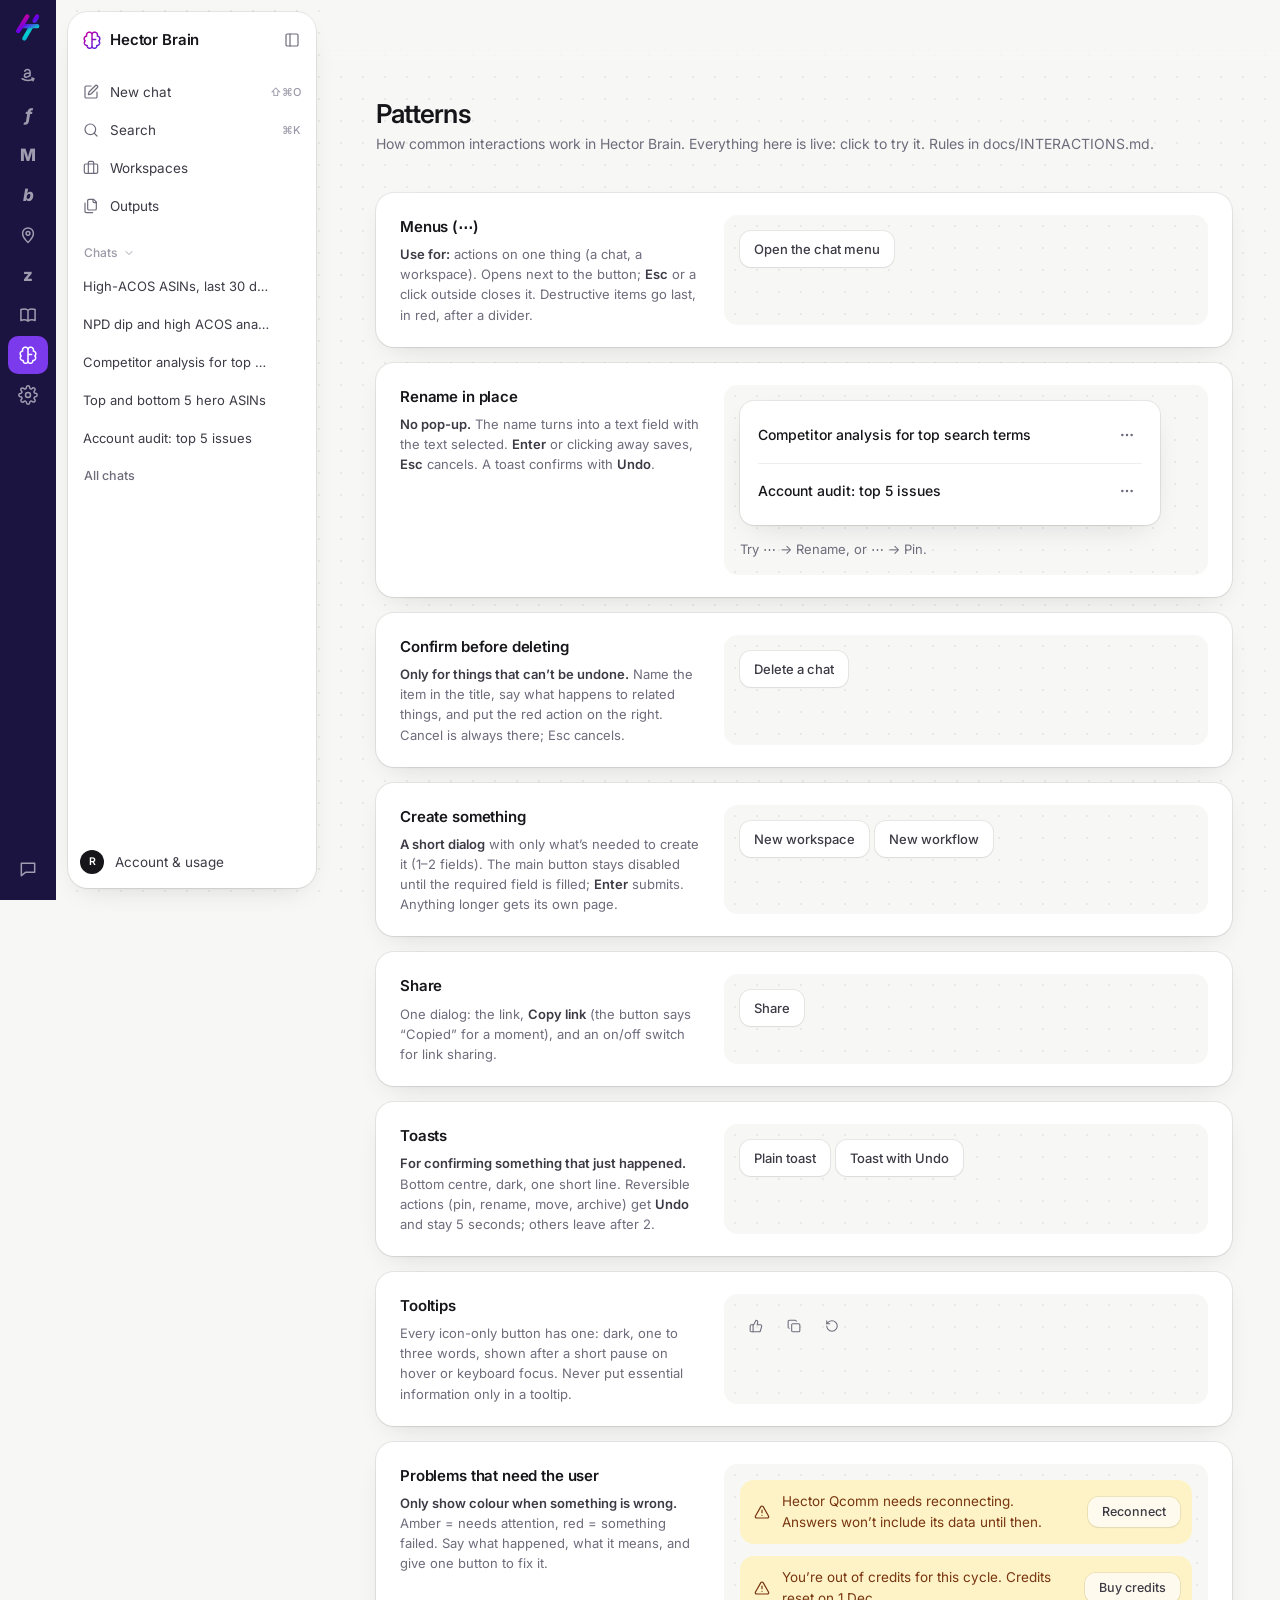
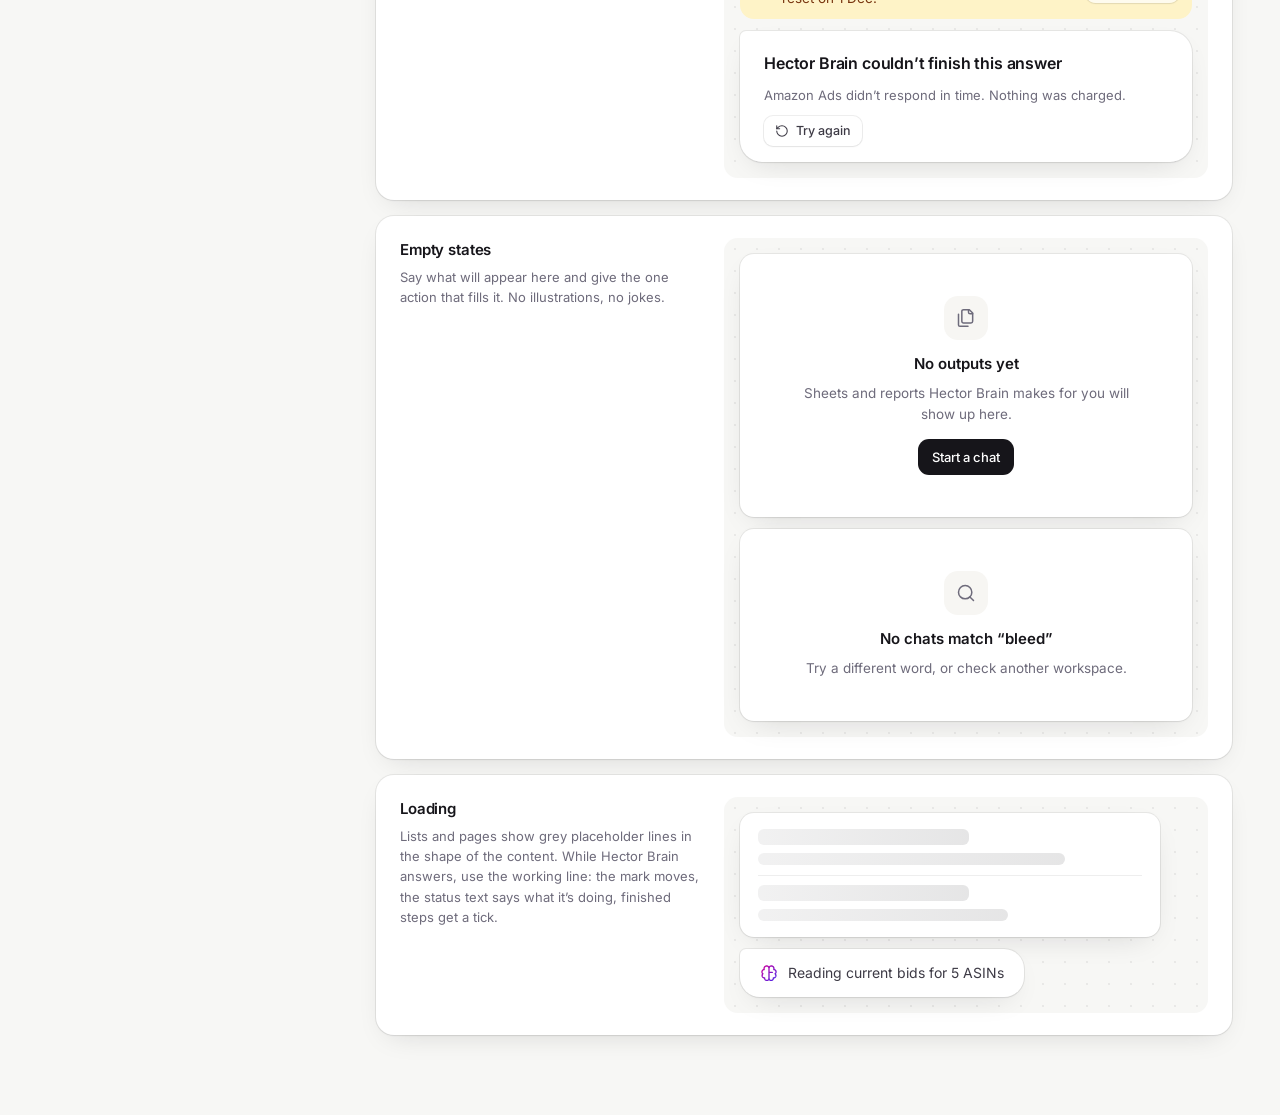
<file: hector-brain/patterns.html>
<!doctype html>
<html lang="en">
<head>
<meta charset="utf-8">
<meta name="robots" content="noindex, nofollow">
<meta name="viewport" content="width=device-width, initial-scale=1">
<title>Hector Brain — patterns</title>
<link rel="icon" href="../assets/favicon-brain.svg">
<link rel="stylesheet" href="https://fonts.googleapis.com/css2?family=Inter:wght@400;500;600&display=swap">
<link rel="stylesheet" href="rail.css">
<link rel="stylesheet" href="brain.css?v=33">
<script>try{if(localStorage.getItem('hm-d-collapsed')==='1')document.documentElement.classList.add('collapsed')}catch(e){}</script>
</head>
<body>
<nav class="rail" aria-label="Hector modules">
  <a class="logo" href="../index.html" aria-label="Hector home"><img src="../assets/logomark.svg" alt=""></a>
  <a class="ri" href="#" aria-label="Amazon"><svg><use href="sprite.svg?v=33#i-amz"/></svg></a>
  <a class="ri" href="#" aria-label="Flipkart"><span class="letter" style="font-style:italic">f</span></a>
  <a class="ri" href="#" aria-label="Myntra"><span class="letter">M</span></a>
  <a class="ri" href="#" aria-label="Blinkit"><span class="letter" style="font-style:italic">b</span></a>
  <a class="ri" href="#" aria-label="Instamart"><svg><use href="sprite.svg?v=33#r-pin"/></svg></a>
  <a class="ri" href="#" aria-label="Zepto"><span class="letter">z</span></a>
  <a class="ri" href="#" aria-label="Docs"><svg><use href="sprite.svg?v=33#r-book"/></svg></a>
  <a class="ri active" href="start.html" aria-label="Hector Brain" aria-current="page"><svg><use href="sprite.svg?v=33#rail-brain"/></svg></a>
  <a class="ri" href="#" aria-label="Settings"><svg><use href="sprite.svg?v=33#r-gear"/></svg></a>
  <span class="grow"></span>
  <a class="ri" href="#" aria-label="Feedback"><svg><use href="sprite.svg?v=33#r-msg"/></svg></a>
</nav>

<aside class="side" aria-label="Hector Brain menu">
  <div class="shead">
    <a class="mark-switch" href="start.html"><span data-mark></span>Hector Brain</a>
    <button class="ib" id="collapse" aria-expanded="true" aria-label="Collapse menu (⌘.)" title="⌘."><svg><use href="sprite.svg?v=33#i-sidebar"/></svg></button>
  </div>
  <nav class="items" aria-label="Hector Brain">
    <a class="item" href="start.html" data-tip="New chat  ⇧⌘O"><svg><use href="sprite.svg?v=33#i-new"/></svg><span class="lb">New chat</span><kbd>⇧⌘O</kbd></a>
    <a class="item" href="#" data-open="search" data-tip="Search  ⌘K"><svg><use href="sprite.svg?v=33#i-search"/></svg><span class="lb">Search</span><kbd>⌘K</kbd></a>
    <a class="item" href="workspaces.html" data-tip="Workspaces"><svg><use href="sprite.svg?v=33#i-brand"/></svg><span class="lb">Workspaces</span></a>
    <a class="item" href="outputs.html" data-tip="Outputs"><svg><use href="sprite.svg?v=33#i-outputs"/></svg><span class="lb">Outputs</span></a>
  </nav>
  <section class="recent">
    <button class="acc" aria-expanded="true" aria-controls="chatlist"><span>Chats</span><svg><use href="sprite.svg?v=33#i-chev"/></svg></button>
    <div id="chatlist"><div class="items">
      <a class="item" href="chat.html"><span>High-ACOS ASINs, last 30 days</span><button class="more" data-pop="pop-chat" data-side="right" aria-label="Chat actions"><svg><use href="sprite.svg?v=33#i-more"/></svg></button></a>
      <a class="item" href="#"><span>NPD dip and high ACOS analysis</span><button class="more" data-pop="pop-chat" data-side="right" aria-label="Chat actions"><svg><use href="sprite.svg?v=33#i-more"/></svg></button></a>
      <a class="item" href="#"><span>Competitor analysis for top search terms</span><button class="more" data-pop="pop-chat" data-side="right" aria-label="Chat actions"><svg><use href="sprite.svg?v=33#i-more"/></svg></button></a>
      <a class="item" href="#"><span>Top and bottom 5 hero ASINs</span><button class="more" data-pop="pop-chat" data-side="right" aria-label="Chat actions"><svg><use href="sprite.svg?v=33#i-more"/></svg></button></a>
      <a class="item" href="#"><span>Account audit: top 5 issues</span><button class="more" data-pop="pop-chat" data-side="right" aria-label="Chat actions"><svg><use href="sprite.svg?v=33#i-more"/></svg></button></a>
    </div>
    <a class="all" href="chats.html">All chats</a></div>
  </section>
  <span class="grow"></span>
  <div class="items">
    <button class="item acct" data-pop="pop-acct" data-side="right" aria-expanded="false" data-tip="Account &amp; usage"><span class="av">R</span><span class="lb">Account &amp; usage</span></button>
  </div>
</aside>

<main>
  <div class="top"><span class="sp"></span></div>

  <div class="pg pat">
    <div class="ph"><div><h1>Patterns</h1><p>How common interactions work in Hector Brain. Everything here is live: click to try it. Rules in docs/INTERACTIONS.md.</p></div></div>
      <section class="card pat-sec">
        <div><h2>Menus (⋯)</h2><p class="rule"><b>Use for:</b> actions on one thing (a chat, a workspace). Opens next to the button; <b>Esc</b> or a click outside closes it. Destructive items go last, in red, after a divider.</p></div>
        <div class="pat-demo"><div class="row"><button class="btn secondary" data-pop="pop-chat" data-side="right">Open the chat menu</button></div></div>
      </section>
      <section class="card pat-sec">
        <div><h2>Rename in place</h2><p class="rule"><b>No pop-up.</b> The name turns into a text field with the text selected. <b>Enter</b> or clicking away saves, <b>Esc</b> cancels. A toast confirms with <b>Undo</b>.</p></div>
        <div class="pat-demo"><div class="mini rows" style="max-width:420px"><div class="rowi"><span class="t"><b>Competitor analysis for top search terms</b></span><button class="ib" data-pop="pop-chat" data-side="left" aria-label="Chat actions"><svg><use href="sprite.svg?v=33#i-more"/></svg></button></div><div class="rowi"><span class="t"><b>Account audit: top 5 issues</b></span><button class="ib" data-pop="pop-chat" data-side="left" aria-label="Chat actions"><svg><use href="sprite.svg?v=33#i-more"/></svg></button></div></div><p class="sub">Try ⋯ → Rename, or ⋯ → Pin.</p></div>
      </section>
      <section class="card pat-sec">
        <div><h2>Confirm before deleting</h2><p class="rule"><b>Only for things that can’t be undone.</b> Name the item in the title, say what happens to related things, and put the red action on the right. Cancel is always there; Esc cancels.</p></div>
        <div class="pat-demo"><div class="row"><button class="btn secondary" data-dialog="dlg-delete" data-name="Tampa audit report, last 7 days">Delete a chat</button></div></div>
      </section>
      <section class="card pat-sec">
        <div><h2>Create something</h2><p class="rule"><b>A short dialog</b> with only what’s needed to create it (1–2 fields). The main button stays disabled until the required field is filled; <b>Enter</b> submits. Anything longer gets its own page.</p></div>
        <div class="pat-demo"><div class="row"><button class="btn secondary" data-dialog="dlg-ws">New workspace</button><button class="btn secondary" data-dialog="dlg-workflow">New workflow</button></div></div>
      </section>
      <section class="card pat-sec">
        <div><h2>Share</h2><p class="rule">One dialog: the link, <b>Copy link</b> (the button says “Copied” for a moment), and an on/off switch for link sharing.</p></div>
        <div class="pat-demo"><div class="row"><button class="btn secondary" data-dialog="dlg-share">Share</button></div></div>
      </section>
      <section class="card pat-sec">
        <div><h2>Toasts</h2><p class="rule"><b>For confirming something that just happened.</b> Bottom centre, dark, one short line. Reversible actions (pin, rename, move, archive) get <b>Undo</b> and stay 5 seconds; others leave after 2.</p></div>
        <div class="pat-demo"><div class="row"><button class="btn secondary" data-toast="Copied">Plain toast</button><button class="btn secondary" data-do="demo-undo">Toast with Undo</button></div></div>
      </section>
      <section class="card pat-sec">
        <div><h2>Tooltips</h2><p class="rule">Every icon-only button has one: dark, one to three words, shown after a short pause on hover or keyboard focus. Never put essential information only in a tooltip.</p></div>
        <div class="pat-demo"><div class="row"><button class="ab" data-tt="Good answer" aria-label="Good answer"><svg><use href="sprite.svg?v=33#i-up"/></svg></button><button class="ab" data-tt="Copy" aria-label="Copy"><svg><use href="sprite.svg?v=33#i-copy"/></svg></button><button class="ab" data-tt="Retry" aria-label="Retry"><svg><use href="sprite.svg?v=33#i-retry"/></svg></button></div></div>
      </section>
      <section class="card pat-sec">
        <div><h2>Problems that need the user</h2><p class="rule"><b>Only show colour when something is wrong.</b> Amber = needs attention, red = something failed. Say what happened, what it means, and give one button to fix it.</p></div>
        <div class="pat-demo"><div class="alert"><svg><use href="sprite.svg?v=33#i-alert"/></svg><span>Hector Qcomm needs reconnecting. Answers won’t include its data until then.</span><span class="sp"></span><button class="btn secondary" data-toast="Opens the Hector Qcomm sign-in">Reconnect</button></div><div class="alert"><svg><use href="sprite.svg?v=33#i-alert"/></svg><span>You’re out of credits for this cycle. Credits reset on 1 Dec.</span><span class="sp"></span><a class="btn secondary" href="billing.html">Buy credits</a></div><article class="bubble failed"><h2>Hector Brain couldn’t finish this answer</h2><p>Amazon Ads didn’t respond in time. Nothing was charged.</p><div class="row"><button class="btn secondary sm" data-toast="Retrying in Standard"><svg><use href="sprite.svg?v=33#i-retry"/></svg>Try again</button></div></article></div>
      </section>
      <section class="card pat-sec">
        <div><h2>Empty states</h2><p class="rule">Say what will appear here and give the one action that fills it. No illustrations, no jokes.</p></div>
        <div class="pat-demo"><div class="mini"><div class="empty-state"><span class="ei"><svg><use href="sprite.svg?v=33#i-outputs"/></svg></span><b>No outputs yet</b><p>Sheets and reports Hector Brain makes for you will show up here.</p><a class="btn primary" href="start.html">Start a chat</a></div></div><div class="mini"><div class="empty-state"><span class="ei"><svg><use href="sprite.svg?v=33#i-search"/></svg></span><b>No chats match “bleed”</b><p>Try a different word, or check another workspace.</p></div></div></div>
      </section>
      <section class="card pat-sec">
        <div><h2>Loading</h2><p class="rule">Lists and pages show grey placeholder lines in the shape of the content. While Hector Brain answers, use the working line: the mark moves, the status text says what it’s doing, finished steps get a tick.</p></div>
        <div class="pat-demo"><div class="mini rows" style="max-width:420px"><div class="rowi"><span class="t" style="display:grid;gap:8px"><span class="sk t"></span><span class="sk" style="width:80%"></span></span></div><div class="rowi"><span class="t" style="display:grid;gap:8px"><span class="sk t"></span><span class="sk" style="width:65%"></span></span></div></div><div class="thinking"><span class="live wm" data-mark></span><span class="shimmer">Reading current bids for 5 ASINs</span></div></div>
      </section>
  </div>
</main>

<div class="pop" id="pop-acct" role="menu" aria-label="Account">
  <a class="item" href="data-sources.html"><svg><use href="sprite.svg?v=33#i-plug"/></svg>Data sources<small>3 connected</small></a>
  <a class="item" href="usage.html"><svg><use href="sprite.svg?v=33#i-analytics"/></svg>Usage &amp; analytics</a>
  <a class="item" href="billing.html"><svg><use href="sprite.svg?v=33#i-credits"/></svg>Credits &amp; billing<small>1,240 left</small></a>
  <hr>
  <a class="item" href="preferences.html"><svg><use href="sprite.svg?v=33#i-prefs"/></svg>Preferences</a>
</div>
<div class="pop" id="pop-chat" role="menu" aria-label="Chat actions" style="width:220px">
  <button class="item" data-act="pin"><svg><use href="sprite.svg?v=33#i-pinned"/></svg>Pin</button>
  <button class="item" data-act="rename"><svg><use href="sprite.svg?v=33#i-pen"/></svg>Rename</button>
  <button class="item" data-pop="pop-move" data-side="right"><svg><use href="sprite.svg?v=33#i-move"/></svg>Move to workspace</button>
  <hr>
  <button class="item danger" data-act="delete"><svg><use href="sprite.svg?v=33#i-trash"/></svg>Delete</button>
</div>

<div class="modal" id="dlg-delete" role="alertdialog" aria-modal="true" aria-labelledby="dd-t" hidden>
  <h2 id="dd-t">Delete “<span class="nm">this chat</span>”?</h2>
  <p>It’s removed for everyone in the workspace. Outputs it made stay in Outputs. This can’t be undone.</p>
  <div class="actions"><button class="btn secondary" data-close>Cancel</button><button class="btn danger" data-do="delete">Delete</button></div>
</div>
<div class="modal" id="dlg-ws" role="dialog" aria-modal="true" aria-labelledby="dw-t" hidden>
  <h2 id="dw-t">New workspace</h2>
  <p>Group chats that share instructions and files, like a client or a campaign.</p>
  <label class="fld"><span>Name</span><input placeholder="e.g. Tampa reporting" data-required></label>
  <label class="fld"><span>Instructions <small>optional</small></span><textarea rows="3" placeholder="Hector Brain follows these in every chat in this workspace"></textarea></label>
  <div class="actions"><button class="btn secondary" data-close>Cancel</button><button class="btn primary" data-do="create-ws" disabled>Create workspace</button></div>
</div>
<div class="modal" id="dlg-workflow" role="dialog" aria-modal="true" aria-labelledby="dm-t" hidden style="width:520px">
  <h2 id="dm-t">New workflow</h2>
  <p>Write down how a job should be done. Anyone can run it by typing / and its name.</p>
  <label class="fld"><span>Name</span><input placeholder="e.g. Dark store revenue check" data-required></label>
  <label class="fld"><span>Instructions</span><textarea rows="6" placeholder="1. Pull sales by dark store for the last 14 days&#10;2. Compare with the 14 days before&#10;3. Flag stores down more than 15% and check stock-outs"></textarea></label>
  <div class="actions"><button class="btn secondary" data-close>Cancel</button><button class="btn primary" data-do="create-workflow" disabled>Save workflow</button></div>
</div>
<div class="modal" id="dlg-share" role="dialog" aria-modal="true" aria-labelledby="ds-t" hidden>
  <h2 id="ds-t">Share</h2>
  <p>Anyone at your company with the link can view it. They can’t send messages or see your other chats.</p>
  <div class="linkrow"><input readonly value="https://app.hectorai.live/brain/share/8f3k2q" aria-label="Share link"><button class="btn secondary sm" data-do="copy-link">Copy link</button></div>
  <div class="src-row">Link sharing on<span class="sw" role="switch" aria-checked="true" aria-label="Link sharing" style="margin-left:auto"></span></div>
  <div class="actions"><button class="btn primary" data-close>Done</button></div>
</div>
<div class="pop" id="pop-move" aria-label="Move to workspace" style="width:230px">
  <div class="label">Move to</div>
  <div role="radiogroup" aria-label="Workspace">
    <button class="opt" role="radio" aria-checked="true"><b>MCP Demo</b><svg class="ck"><use href="sprite.svg#i-check"/></svg></button>
    <button class="opt" role="radio" aria-checked="false"><b>No workspace</b><svg class="ck"><use href="sprite.svg#i-check"/></svg></button>
  </div>
  <hr>
  <button class="item" data-dialog="dlg-ws"><svg><use href="sprite.svg?v=33#i-plus"/></svg>New workspace…</button>
</div>

<div class="scrim" id="scrim" hidden></div>
<div class="dlg" id="search" role="dialog" aria-label="Search" hidden>
  <div class="search"><svg><use href="sprite.svg?v=33#i-search"/></svg><input placeholder="Search chats and outputs" aria-label="Search chats and outputs" data-search="#searchList"><button class="esc" data-close aria-label="Close search (Esc)" data-tt="Close">Esc</button></div>
  <div id="searchList">
    <div class="label">Chats</div>
    <a class="rowi" href="chat.html" style="min-height:42px"><span class="t"><b>High-ACOS ASINs, last 30 days</b></span><span class="meta">MCP Demo · 28 Oct</span></a>
    <a class="rowi" href="#" style="min-height:42px"><span class="t"><b>NPD dip and high ACOS analysis</b></span><span class="meta">24 Nov</span></a>
    <a class="rowi" href="#" style="min-height:42px"><span class="t"><b>Competitor analysis for top search terms</b></span><span class="meta">17 Nov</span></a>
    <div class="label">Outputs</div>
    <a class="rowi" href="outputs.html" style="min-height:42px"><span class="t"><b>High-ACOS ASINs, last 30 days</b></span><span class="meta">Excel · 28 Oct</span></a>
    <a class="rowi" href="outputs.html" style="min-height:42px"><span class="t"><b>30-day search-term bleed</b></span><span class="meta">Excel · 17 Nov</span></a>
  </div>
</div>
<div class="toast" id="toast" role="status"></div>
<script src="marks.js?v=33"></script>
<script src="brain.js?v=33"></script>
</body>
</html>
</file>
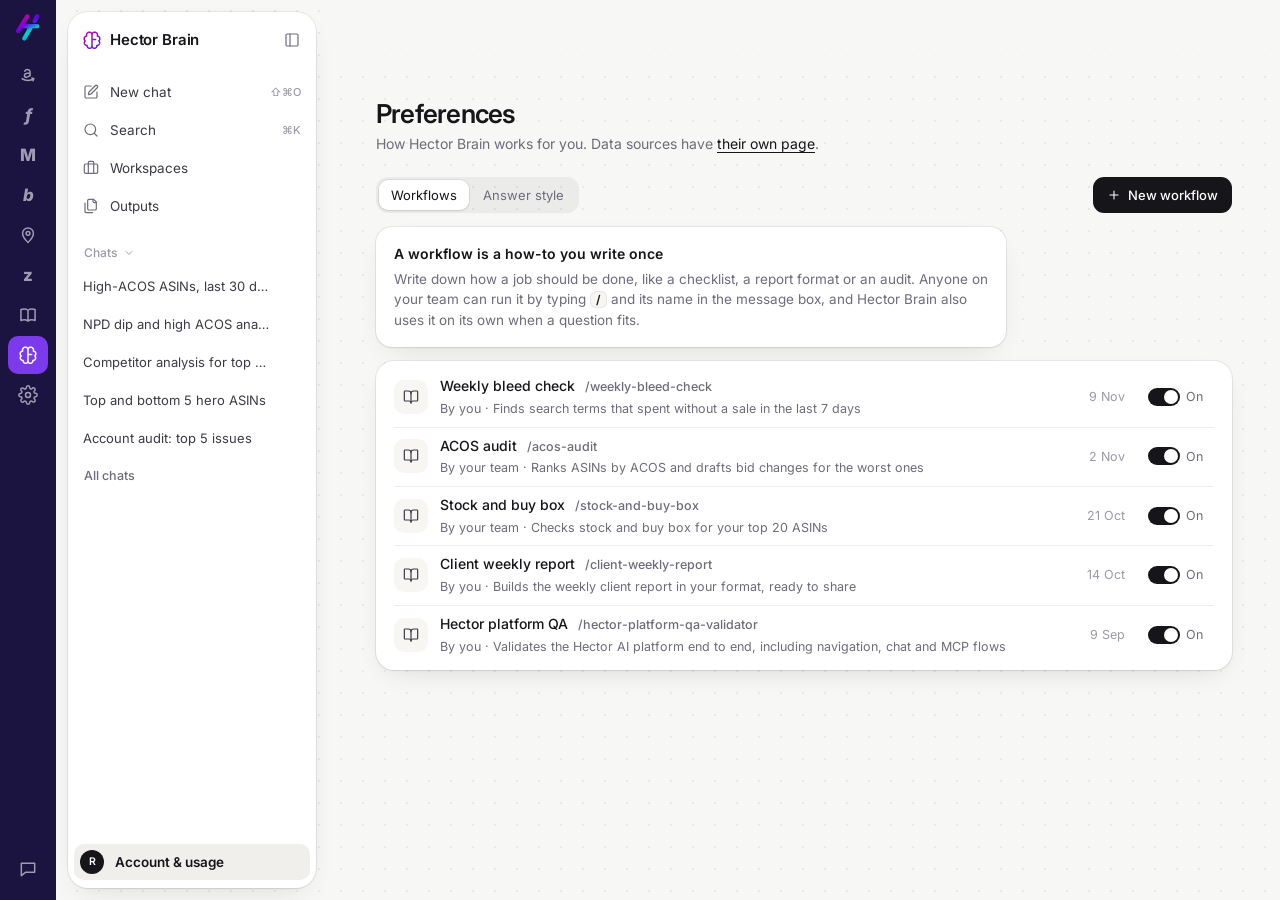
<file: hector-brain/preferences.html>
<!doctype html>
<html lang="en">
<head>
<meta charset="utf-8">
<meta name="robots" content="noindex, nofollow">
<meta name="viewport" content="width=device-width, initial-scale=1">
<title>Hector Brain — preferences</title>
<link rel="icon" href="../assets/favicon-brain.svg">
<link rel="stylesheet" href="https://fonts.googleapis.com/css2?family=Inter:wght@400;500;600&display=swap">
<link rel="stylesheet" href="rail.css">
<link rel="stylesheet" href="brain.css?v=33">
<script>try{if(localStorage.getItem('hm-d-collapsed')==='1')document.documentElement.classList.add('collapsed')}catch(e){}</script>
</head>
<body>
<nav class="rail" aria-label="Hector modules">
  <a class="logo" href="../index.html" aria-label="Hector home"><img src="../assets/logomark.svg" alt=""></a>
  <a class="ri" href="#" aria-label="Amazon"><svg><use href="sprite.svg?v=33#i-amz"/></svg></a>
  <a class="ri" href="#" aria-label="Flipkart"><span class="letter" style="font-style:italic">f</span></a>
  <a class="ri" href="#" aria-label="Myntra"><span class="letter">M</span></a>
  <a class="ri" href="#" aria-label="Blinkit"><span class="letter" style="font-style:italic">b</span></a>
  <a class="ri" href="#" aria-label="Instamart"><svg><use href="sprite.svg?v=33#r-pin"/></svg></a>
  <a class="ri" href="#" aria-label="Zepto"><span class="letter">z</span></a>
  <a class="ri" href="#" aria-label="Docs"><svg><use href="sprite.svg?v=33#r-book"/></svg></a>
  <a class="ri active" href="start.html" aria-label="Hector Brain" aria-current="page"><svg><use href="sprite.svg?v=33#rail-brain"/></svg></a>
  <a class="ri" href="#" aria-label="Settings"><svg><use href="sprite.svg?v=33#r-gear"/></svg></a>
  <span class="grow"></span>
  <a class="ri" href="#" aria-label="Feedback"><svg><use href="sprite.svg?v=33#r-msg"/></svg></a>
</nav>

<aside class="side" aria-label="Hector Brain menu">
  <div class="shead">
    <a class="mark-switch" href="start.html"><span data-mark></span>Hector Brain</a>
    <button class="ib" id="collapse" aria-expanded="true" aria-label="Collapse menu (⌘.)" title="⌘."><svg><use href="sprite.svg?v=33#i-sidebar"/></svg></button>
  </div>
  <nav class="items" aria-label="Hector Brain">
    <a class="item" href="start.html" data-tip="New chat  ⇧⌘O"><svg><use href="sprite.svg?v=33#i-new"/></svg><span class="lb">New chat</span><kbd>⇧⌘O</kbd></a>
    <a class="item" href="#" data-open="search" data-tip="Search  ⌘K"><svg><use href="sprite.svg?v=33#i-search"/></svg><span class="lb">Search</span><kbd>⌘K</kbd></a>
    <a class="item" href="workspaces.html" data-tip="Workspaces"><svg><use href="sprite.svg?v=33#i-brand"/></svg><span class="lb">Workspaces</span></a>
    <a class="item" href="outputs.html" data-tip="Outputs"><svg><use href="sprite.svg?v=33#i-outputs"/></svg><span class="lb">Outputs</span></a>
  </nav>
  <section class="recent">
    <button class="acc" aria-expanded="true" aria-controls="chatlist"><span>Chats</span><svg><use href="sprite.svg?v=33#i-chev"/></svg></button>
    <div id="chatlist"><div class="items">
      <a class="item" href="chat.html"><span>High-ACOS ASINs, last 30 days</span><button class="more" data-pop="pop-chat" data-side="right" aria-label="Chat actions"><svg><use href="sprite.svg?v=33#i-more"/></svg></button></a>
      <a class="item" href="#"><span>NPD dip and high ACOS analysis</span><button class="more" data-pop="pop-chat" data-side="right" aria-label="Chat actions"><svg><use href="sprite.svg?v=33#i-more"/></svg></button></a>
      <a class="item" href="#"><span>Competitor analysis for top search terms</span><button class="more" data-pop="pop-chat" data-side="right" aria-label="Chat actions"><svg><use href="sprite.svg?v=33#i-more"/></svg></button></a>
      <a class="item" href="#"><span>Top and bottom 5 hero ASINs</span><button class="more" data-pop="pop-chat" data-side="right" aria-label="Chat actions"><svg><use href="sprite.svg?v=33#i-more"/></svg></button></a>
      <a class="item" href="#"><span>Account audit: top 5 issues</span><button class="more" data-pop="pop-chat" data-side="right" aria-label="Chat actions"><svg><use href="sprite.svg?v=33#i-more"/></svg></button></a>
    </div>
    <a class="all" href="chats.html">All chats</a></div>
  </section>
  <span class="grow"></span>
  <div class="items">
    <button class="item acct on" data-pop="pop-acct" data-side="right" aria-expanded="false" data-tip="Account &amp; usage"><span class="av">R</span><span class="lb">Account &amp; usage</span></button>
  </div>
</aside>

<main>
  <div class="top"><span class="sp"></span></div>

  <div class="pg" id="prefs">
    <div class="ph"><div><h1>Preferences</h1><p>How Hector Brain works for you. Data sources have <a href="data-sources.html" style="color:var(--ink);text-decoration:underline;text-underline-offset:3px">their own page</a>.</p></div></div>
    <div class="toolbar"><div class="tabs" role="tablist" data-panes="#prefs"><button role="tab" aria-selected="true" data-pane="play">Workflows</button><button role="tab" aria-selected="false" data-pane="style">Answer style</button></div>
      <span class="sp"></span><button class="btn primary" data-pop="pop-newplay" data-side="left"><svg><use href="sprite.svg?v=33#i-plus"/></svg>New workflow</button></div>
    <section class="pane" data-pane="play">
      <div class="explain">
        <div class="hrow"><b>A workflow is a how-to you write once</b></div>
        <p>Write down how a job should be done, like a checklist, a report format or an audit. Anyone on your team can run it by typing <kbd>/</kbd> and its name in the message box, and Hector Brain also uses it on its own when a question fits.</p>
      </div>
      <div class="card rows">
        <div class="rowi"><span class="fi" style="background:var(--well);color:var(--ink-2)"><svg><use href="sprite.svg?v=33#i-book"/></svg></span><span class="t"><b>Weekly bleed check <span class="slug">/weekly-bleed-check</span></b><small>By you · Finds search terms that spent without a sale in the last 7 days</small></span><span class="meta">9 Nov</span><button class="tb" role="switch" aria-checked="true" aria-label="Weekly bleed check on" style="background:none"><span class="sw"></span><span class="sw-t">On</span></button></div>
        <div class="rowi"><span class="fi" style="background:var(--well);color:var(--ink-2)"><svg><use href="sprite.svg?v=33#i-book"/></svg></span><span class="t"><b>ACOS audit <span class="slug">/acos-audit</span></b><small>By your team · Ranks ASINs by ACOS and drafts bid changes for the worst ones</small></span><span class="meta">2 Nov</span><button class="tb" role="switch" aria-checked="true" aria-label="ACOS audit on" style="background:none"><span class="sw"></span><span class="sw-t">On</span></button></div>
        <div class="rowi"><span class="fi" style="background:var(--well);color:var(--ink-2)"><svg><use href="sprite.svg?v=33#i-book"/></svg></span><span class="t"><b>Stock and buy box <span class="slug">/stock-and-buy-box</span></b><small>By your team · Checks stock and buy box for your top 20 ASINs</small></span><span class="meta">21 Oct</span><button class="tb" role="switch" aria-checked="true" aria-label="Stock and buy box on" style="background:none"><span class="sw"></span><span class="sw-t">On</span></button></div>
        <div class="rowi"><span class="fi" style="background:var(--well);color:var(--ink-2)"><svg><use href="sprite.svg?v=33#i-book"/></svg></span><span class="t"><b>Client weekly report <span class="slug">/client-weekly-report</span></b><small>By you · Builds the weekly client report in your format, ready to share</small></span><span class="meta">14 Oct</span><button class="tb" role="switch" aria-checked="true" aria-label="Client weekly report on" style="background:none"><span class="sw"></span><span class="sw-t">On</span></button></div>
        <div class="rowi"><span class="fi" style="background:var(--well);color:var(--ink-2)"><svg><use href="sprite.svg?v=33#i-book"/></svg></span><span class="t"><b>Hector platform QA <span class="slug">/hector-platform-qa-validator</span></b><small>By you · Validates the Hector AI platform end to end, including navigation, chat and MCP flows</small></span><span class="meta">9 Sep</span><button class="tb" role="switch" aria-checked="true" aria-label="Hector platform QA on" style="background:none"><span class="sw"></span><span class="sw-t">On</span></button></div>
      </div>
    </section>
    <section class="pane" data-pane="style" hidden>
      <div class="card pad">
        <h2>Answer style</h2><p>Sets how every reply reads. Anything you ask for in a message still wins, like “keep it to one line”.</p>
        <div class="style-opts" role="radiogroup" aria-label="Answer style">
          <button class="style-opt" role="radio" aria-checked="true"><b>Balanced</b><span>The default: clear answers with the numbers that matter</span><svg class="ck"><use href="sprite.svg#i-check"/></svg></button>
          <button class="style-opt" role="radio" aria-checked="false"><b>Brief</b><span>Short, numbers first, no preamble</span><svg class="ck"><use href="sprite.svg#i-check"/></svg></button>
          <button class="style-opt" role="radio" aria-checked="false"><b>Detailed</b><span>Shows the working and explains terms</span><svg class="ck"><use href="sprite.svg#i-check"/></svg></button>
          <button class="style-opt" role="radio" aria-checked="false"><b>Client-ready</b><span>Polished wording, ready to share with a client</span><svg class="ck"><use href="sprite.svg#i-check"/></svg></button>
        </div>
        <h2 style="margin-top:22px">Custom style</h2>
        <textarea class="pta" placeholder="Describe how replies should read: voice, length, formatting, what to lead with" aria-label="Custom style"></textarea>
        <div class="kv" style="margin-top:8px"><span>0 / 2000</span><button class="btn secondary sm" data-toast="Custom style saved">Use custom style</button></div>
      </div>
    </section>
  </div>
</main>

<div class="pop" id="pop-acct" role="menu" aria-label="Account">
  <a class="item" href="data-sources.html"><svg><use href="sprite.svg?v=33#i-plug"/></svg>Data sources<small>3 connected</small></a>
  <a class="item" href="usage.html"><svg><use href="sprite.svg?v=33#i-analytics"/></svg>Usage &amp; analytics</a>
  <a class="item" href="billing.html"><svg><use href="sprite.svg?v=33#i-credits"/></svg>Credits &amp; billing<small>1,240 left</small></a>
  <hr>
  <a class="item" href="preferences.html"><svg><use href="sprite.svg?v=33#i-prefs"/></svg>Preferences</a>
</div>
<div class="pop" id="pop-chat" role="menu" aria-label="Chat actions" style="width:220px">
  <button class="item" data-act="pin"><svg><use href="sprite.svg?v=33#i-pinned"/></svg>Pin</button>
  <button class="item" data-act="rename"><svg><use href="sprite.svg?v=33#i-pen"/></svg>Rename</button>
  <button class="item" data-pop="pop-move" data-side="right"><svg><use href="sprite.svg?v=33#i-move"/></svg>Move to workspace</button>
  <hr>
  <button class="item danger" data-act="delete"><svg><use href="sprite.svg?v=33#i-trash"/></svg>Delete</button>
</div>

<div class="pop" id="pop-newplay" role="menu" aria-label="New workflow" style="width:270px">
  <button class="opt" data-toast="Describe the task, Hector Brain drafts it"><b>Create with Hector Brain</b><span>Describe the task, Hector Brain drafts it</span></button>
  <button class="opt" data-dialog="dlg-workflow"><b>Write instructions</b><span>Start from a blank workflow</span></button>
  <button class="opt" data-toast="Upload a .md or .zip file"><b>Upload a workflow</b><span>A .md or .zip file</span></button>
</div>

<div class="modal" id="dlg-delete" role="alertdialog" aria-modal="true" aria-labelledby="dd-t" hidden>
  <h2 id="dd-t">Delete “<span class="nm">this chat</span>”?</h2>
  <p>It’s removed for everyone in the workspace. Outputs it made stay in Outputs. This can’t be undone.</p>
  <div class="actions"><button class="btn secondary" data-close>Cancel</button><button class="btn danger" data-do="delete">Delete</button></div>
</div>
<div class="modal" id="dlg-ws" role="dialog" aria-modal="true" aria-labelledby="dw-t" hidden>
  <h2 id="dw-t">New workspace</h2>
  <p>Group chats that share instructions and files, like a client or a campaign.</p>
  <label class="fld"><span>Name</span><input placeholder="e.g. Tampa reporting" data-required></label>
  <label class="fld"><span>Instructions <small>optional</small></span><textarea rows="3" placeholder="Hector Brain follows these in every chat in this workspace"></textarea></label>
  <div class="actions"><button class="btn secondary" data-close>Cancel</button><button class="btn primary" data-do="create-ws" disabled>Create workspace</button></div>
</div>
<div class="modal" id="dlg-workflow" role="dialog" aria-modal="true" aria-labelledby="dm-t" hidden style="width:520px">
  <h2 id="dm-t">New workflow</h2>
  <p>Write down how a job should be done. Anyone can run it by typing / and its name.</p>
  <label class="fld"><span>Name</span><input placeholder="e.g. Dark store revenue check" data-required></label>
  <label class="fld"><span>Instructions</span><textarea rows="6" placeholder="1. Pull sales by dark store for the last 14 days&#10;2. Compare with the 14 days before&#10;3. Flag stores down more than 15% and check stock-outs"></textarea></label>
  <div class="actions"><button class="btn secondary" data-close>Cancel</button><button class="btn primary" data-do="create-workflow" disabled>Save workflow</button></div>
</div>
<div class="modal" id="dlg-share" role="dialog" aria-modal="true" aria-labelledby="ds-t" hidden>
  <h2 id="ds-t">Share</h2>
  <p>Anyone at your company with the link can view it. They can’t send messages or see your other chats.</p>
  <div class="linkrow"><input readonly value="https://app.hectorai.live/brain/share/8f3k2q" aria-label="Share link"><button class="btn secondary sm" data-do="copy-link">Copy link</button></div>
  <div class="src-row">Link sharing on<span class="sw" role="switch" aria-checked="true" aria-label="Link sharing" style="margin-left:auto"></span></div>
  <div class="actions"><button class="btn primary" data-close>Done</button></div>
</div>
<div class="pop" id="pop-move" aria-label="Move to workspace" style="width:230px">
  <div class="label">Move to</div>
  <div role="radiogroup" aria-label="Workspace">
    <button class="opt" role="radio" aria-checked="true"><b>MCP Demo</b><svg class="ck"><use href="sprite.svg#i-check"/></svg></button>
    <button class="opt" role="radio" aria-checked="false"><b>No workspace</b><svg class="ck"><use href="sprite.svg#i-check"/></svg></button>
  </div>
  <hr>
  <button class="item" data-dialog="dlg-ws"><svg><use href="sprite.svg?v=33#i-plus"/></svg>New workspace…</button>
</div>

<div class="scrim" id="scrim" hidden></div>
<div class="dlg" id="search" role="dialog" aria-label="Search" hidden>
  <div class="search"><svg><use href="sprite.svg?v=33#i-search"/></svg><input placeholder="Search chats and outputs" aria-label="Search chats and outputs" data-search="#searchList"><button class="esc" data-close aria-label="Close search (Esc)" data-tt="Close">Esc</button></div>
  <div id="searchList">
    <div class="label">Chats</div>
    <a class="rowi" href="chat.html" style="min-height:42px"><span class="t"><b>High-ACOS ASINs, last 30 days</b></span><span class="meta">MCP Demo · 28 Oct</span></a>
    <a class="rowi" href="#" style="min-height:42px"><span class="t"><b>NPD dip and high ACOS analysis</b></span><span class="meta">24 Nov</span></a>
    <a class="rowi" href="#" style="min-height:42px"><span class="t"><b>Competitor analysis for top search terms</b></span><span class="meta">17 Nov</span></a>
    <div class="label">Outputs</div>
    <a class="rowi" href="outputs.html" style="min-height:42px"><span class="t"><b>High-ACOS ASINs, last 30 days</b></span><span class="meta">Excel · 28 Oct</span></a>
    <a class="rowi" href="outputs.html" style="min-height:42px"><span class="t"><b>30-day search-term bleed</b></span><span class="meta">Excel · 17 Nov</span></a>
  </div>
</div>
<div class="toast" id="toast" role="status"></div>
<script src="marks.js?v=33"></script>
<script src="brain.js?v=33"></script>
<script>if (location.hash === "#style") document.querySelector('[data-pane="style"][role="tab"]').click();</script>
</body>
</html>
</file>
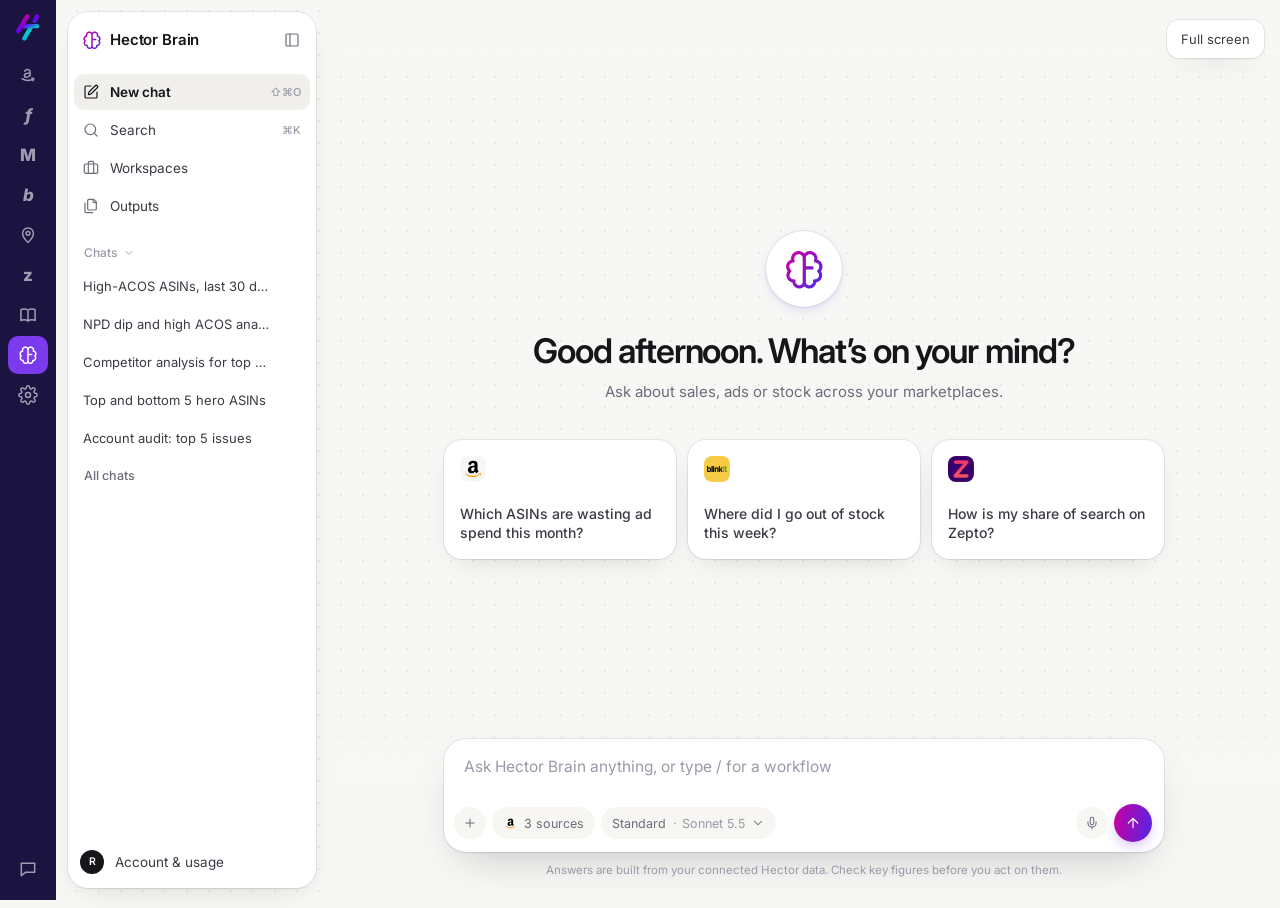
<file: hector-brain/start.html>
<!doctype html>
<html lang="en">
<head>
<meta charset="utf-8">
<meta name="robots" content="noindex, nofollow">
<meta name="viewport" content="width=device-width, initial-scale=1">
<title>Hector Brain — start</title>
<link rel="icon" href="../assets/favicon-brain.svg">
<link rel="stylesheet" href="https://fonts.googleapis.com/css2?family=Inter:wght@400;500;600&display=swap">
<link rel="stylesheet" href="rail.css">
<link rel="stylesheet" href="brain.css?v=33">
<script>try{if(localStorage.getItem('hm-d-collapsed')==='1')document.documentElement.classList.add('collapsed')}catch(e){}</script>
</head>
<body>
<nav class="rail" aria-label="Hector modules">
  <a class="logo" href="../index.html" aria-label="Hector home"><img src="../assets/logomark.svg" alt=""></a>
  <a class="ri" href="#" aria-label="Amazon"><svg><use href="sprite.svg?v=33#i-amz"/></svg></a>
  <a class="ri" href="#" aria-label="Flipkart"><span class="letter" style="font-style:italic">f</span></a>
  <a class="ri" href="#" aria-label="Myntra"><span class="letter">M</span></a>
  <a class="ri" href="#" aria-label="Blinkit"><span class="letter" style="font-style:italic">b</span></a>
  <a class="ri" href="#" aria-label="Instamart"><svg><use href="sprite.svg?v=33#r-pin"/></svg></a>
  <a class="ri" href="#" aria-label="Zepto"><span class="letter">z</span></a>
  <a class="ri" href="#" aria-label="Docs"><svg><use href="sprite.svg?v=33#r-book"/></svg></a>
  <a class="ri active" href="start.html" aria-label="Hector Brain" aria-current="page"><svg><use href="sprite.svg?v=33#rail-brain"/></svg></a>
  <a class="ri" href="#" aria-label="Settings"><svg><use href="sprite.svg?v=33#r-gear"/></svg></a>
  <span class="grow"></span>
  <a class="ri" href="#" aria-label="Feedback"><svg><use href="sprite.svg?v=33#r-msg"/></svg></a>
</nav>

<aside class="side" aria-label="Hector Brain menu">
  <div class="shead">
    <a class="mark-switch" href="start.html"><span data-mark></span>Hector Brain</a>
    <button class="ib" id="collapse" aria-expanded="true" aria-label="Collapse menu (⌘.)" title="⌘."><svg><use href="sprite.svg?v=33#i-sidebar"/></svg></button>
  </div>
  <nav class="items" aria-label="Hector Brain">
    <a class="item on" aria-current="page" href="start.html" data-tip="New chat  ⇧⌘O"><svg><use href="sprite.svg?v=33#i-new"/></svg><span class="lb">New chat</span><kbd>⇧⌘O</kbd></a>
    <a class="item" href="#" data-open="search" data-tip="Search  ⌘K"><svg><use href="sprite.svg?v=33#i-search"/></svg><span class="lb">Search</span><kbd>⌘K</kbd></a>
    <a class="item" href="workspaces.html" data-tip="Workspaces"><svg><use href="sprite.svg?v=33#i-brand"/></svg><span class="lb">Workspaces</span></a>
    <a class="item" href="outputs.html" data-tip="Outputs"><svg><use href="sprite.svg?v=33#i-outputs"/></svg><span class="lb">Outputs</span></a>
  </nav>
  <section class="recent">
    <button class="acc" aria-expanded="true" aria-controls="chatlist"><span>Chats</span><svg><use href="sprite.svg?v=33#i-chev"/></svg></button>
    <div id="chatlist"><div class="items">
      <a class="item" href="chat.html"><span>High-ACOS ASINs, last 30 days</span><button class="more" data-pop="pop-chat" data-side="right" aria-label="Chat actions"><svg><use href="sprite.svg?v=33#i-more"/></svg></button></a>
      <a class="item" href="#"><span>NPD dip and high ACOS analysis</span><button class="more" data-pop="pop-chat" data-side="right" aria-label="Chat actions"><svg><use href="sprite.svg?v=33#i-more"/></svg></button></a>
      <a class="item" href="#"><span>Competitor analysis for top search terms</span><button class="more" data-pop="pop-chat" data-side="right" aria-label="Chat actions"><svg><use href="sprite.svg?v=33#i-more"/></svg></button></a>
      <a class="item" href="#"><span>Top and bottom 5 hero ASINs</span><button class="more" data-pop="pop-chat" data-side="right" aria-label="Chat actions"><svg><use href="sprite.svg?v=33#i-more"/></svg></button></a>
      <a class="item" href="#"><span>Account audit: top 5 issues</span><button class="more" data-pop="pop-chat" data-side="right" aria-label="Chat actions"><svg><use href="sprite.svg?v=33#i-more"/></svg></button></a>
    </div>
    <a class="all" href="chats.html">All chats</a></div>
  </section>
  <span class="grow"></span>
  <div class="items">
    <button class="item acct" data-pop="pop-acct" data-side="right" aria-expanded="false" data-tip="Account &amp; usage"><span class="av">R</span><span class="lb">Account &amp; usage</span></button>
  </div>
</aside>

<main>
  <div class="top"><span class="sp"></span><button class="pill" data-toast="Full screen">Full screen</button></div>

  <div class="col start">
    <span class="orb intro"><span data-mark></span></span>
    <h1>Good afternoon. What’s on your mind?</h1>
    <p>Ask about sales, ads or stock across your marketplaces.</p>
    <nav class="tiles" aria-label="Ways to start">
      <a class="tile" href="chat.html"><img src="../assets/platforms/amazon.png" alt=""><span>Which ASINs are wasting ad spend this month?</span></a>
      <a class="tile" href="chat.html"><img src="../assets/platforms/blinkit.png" alt=""><span>Where did I go out of stock this week?</span></a>
      <a class="tile" href="chat.html"><img src="../assets/platforms/zepto.png" alt=""><span>How is my share of search on Zepto?</span></a>
    </nav>
  </div>
</main>

<div class="compose">
  <div class="col">
    <div class="tray">
      <textarea placeholder="Ask Hector Brain anything, or type / for a workflow" aria-label="Ask Hector Brain anything, or type / for a workflow"></textarea>
      <div class="row">
        <button class="tb round" data-pop="pop-add" data-side="up" aria-label="Add files, workflows, style or sources"><svg><use href="sprite.svg?v=33#i-plus"/></svg></button>
        <button class="tb" data-pop="pop-src" data-side="up" data-tt="Data sources for this chat"><img src="../assets/platforms/amazon.png" alt="">3 sources</button>
        <button class="tb" data-pop="pop-mode" data-side="up" data-tt="Mode and model"><span class="modeLbl">Standard</span><span class="modelLbl">Sonnet 5.5</span><svg><use href="sprite.svg?v=33#i-chev"/></svg></button>
        <span class="sp"></span>
        <button class="tb round" aria-label="Dictate" data-toast="Dictate" data-tt="Dictate"><svg><use href="sprite.svg?v=33#i-mic"/></svg></button>
        <a class="send" href="chat.html" aria-label="Send"><svg><use href="sprite.svg?v=33#i-send"/></svg></a>
      </div>
    </div>
    <p class="fine">Answers are built from your connected Hector data. Check key figures before you act on them.</p>
  </div>
</div>

<div class="pop" id="pop-acct" role="menu" aria-label="Account">
  <a class="item" href="data-sources.html"><svg><use href="sprite.svg?v=33#i-plug"/></svg>Data sources<small>3 connected</small></a>
  <a class="item" href="usage.html"><svg><use href="sprite.svg?v=33#i-analytics"/></svg>Usage &amp; analytics</a>
  <a class="item" href="billing.html"><svg><use href="sprite.svg?v=33#i-credits"/></svg>Credits &amp; billing<small>1,240 left</small></a>
  <hr>
  <a class="item" href="preferences.html"><svg><use href="sprite.svg?v=33#i-prefs"/></svg>Preferences</a>
</div>
<div class="pop" id="pop-chat" role="menu" aria-label="Chat actions" style="width:220px">
  <button class="item" data-act="pin"><svg><use href="sprite.svg?v=33#i-pinned"/></svg>Pin</button>
  <button class="item" data-act="rename"><svg><use href="sprite.svg?v=33#i-pen"/></svg>Rename</button>
  <button class="item" data-pop="pop-move" data-side="right"><svg><use href="sprite.svg?v=33#i-move"/></svg>Move to workspace</button>
  <hr>
  <button class="item danger" data-act="delete"><svg><use href="sprite.svg?v=33#i-trash"/></svg>Delete</button>
</div>

<div class="pop" id="pop-add" role="menu" aria-label="Add to this chat">
  <button class="item" data-toast="Opens the file picker"><svg><use href="sprite.svg?v=33#i-plus"/></svg>Add files or photos</button>
  <button class="item" data-pop="pop-play" data-side="right"><svg><use href="sprite.svg?v=33#i-book"/></svg>Workflows<svg class="chev-r"><use href="sprite.svg?v=33#i-chev"/></svg></button>
  <button class="item" data-pop="pop-style" data-side="right"><svg><use href="sprite.svg?v=33#i-pen"/></svg>Answer style<svg class="chev-r"><use href="sprite.svg?v=33#i-chev"/></svg></button>
  <button class="item" data-pop="pop-src" data-side="right"><svg><use href="sprite.svg?v=33#i-plug"/></svg>Data sources<svg class="chev-r"><use href="sprite.svg?v=33#i-chev"/></svg></button>
</div>
<div class="pop" id="pop-style" aria-label="Answer style">
  <div role="radiogroup" aria-label="Answer style">
    <button class="opt" role="radio" aria-checked="true"><b>Balanced</b><svg class="ck"><use href="sprite.svg#i-check"/></svg><span>The default</span></button>
    <button class="opt" role="radio" aria-checked="false" data-toast="Answer style: Brief"><b>Brief</b><svg class="ck"><use href="sprite.svg#i-check"/></svg><span>Short, numbers first</span></button>
    <button class="opt" role="radio" aria-checked="false" data-toast="Answer style: Detailed"><b>Detailed</b><svg class="ck"><use href="sprite.svg#i-check"/></svg><span>Shows the working</span></button>
    <button class="opt" role="radio" aria-checked="false" data-toast="Answer style: Client-ready"><b>Client-ready</b><svg class="ck"><use href="sprite.svg#i-check"/></svg><span>Polished for sharing</span></button>
  </div>
  <hr>
  <a class="item" href="preferences.html#style"><svg><use href="sprite.svg?v=33#i-pen"/></svg>Edit custom style</a>
</div>
<div class="pop" id="pop-play" aria-label="Workflows">
  <div class="hrow pop-h"><span class="label">Workflows</span></div>
  <p class="hint">Written instructions Hector Brain follows step by step. Tip: type / in the message box to run one.</p>
  <button class="item" data-toast="Running /weekly-bleed-check in this chat"><svg><use href="sprite.svg#i-book"/></svg>/weekly-bleed-check</button>
  <button class="item" data-toast="Running /acos-audit in this chat"><svg><use href="sprite.svg#i-book"/></svg>/acos-audit</button>
  <button class="item" data-toast="Running /stock-and-buy-box in this chat"><svg><use href="sprite.svg#i-book"/></svg>/stock-and-buy-box</button>
  <hr>
  <a class="item" href="preferences.html"><svg><use href="sprite.svg?v=33#i-plus"/></svg>Create a workflow</a>
</div>
<div class="pop slash" id="pop-slash" role="listbox" aria-label="Workflows">
  <div class="label">Workflows</div>
  <button class="opt" role="option" data-slash="weekly-bleed-check"><b>/weekly-bleed-check</b><span>Finds search terms that spent without a sale in the last 7 days</span></button>
  <button class="opt" role="option" data-slash="acos-audit"><b>/acos-audit</b><span>Ranks ASINs by ACOS and drafts bid changes for the worst ones</span></button>
  <button class="opt" role="option" data-slash="stock-and-buy-box"><b>/stock-and-buy-box</b><span>Checks stock and buy box for your top 20 ASINs</span></button>
  <button class="opt" role="option" data-slash="client-weekly-report"><b>/client-weekly-report</b><span>Builds the weekly client report in your format, ready to share</span></button>
  <button class="opt" role="option" data-slash="hector-platform-qa-validator"><b>/hector-platform-qa-validator</b><span>Validates the Hector AI platform end to end, including navigation, chat and MCP flows</span></button>
  <p class="hint none" hidden>No workflow by that name.</p>
  <hr>
  <a class="item" href="preferences.html"><svg><use href="sprite.svg?v=33#i-plus"/></svg>Create a workflow</a>
</div>
<div class="pop" id="pop-src" aria-label="Data sources">
  <div class="src-row"><img src="../assets/platforms/amazon.png" alt="">Amazon Ads<span class="sw" role="switch" aria-checked="true" aria-label="Use Amazon Ads"></span></div>
  <div class="src-row"><img src="../assets/platforms/blinkit.png" alt="">Blinkit<span class="sw" role="switch" aria-checked="true" aria-label="Use Blinkit"></span></div>
  <div class="src-row"><img src="../assets/logomark.svg" alt="" style="padding:3px;background:#1B1340">Hector Qcomm<span class="state warn" style="margin-left:auto"><i></i>Reconnect</span></div>
  <hr>
  <a class="item" href="data-sources.html"><svg><use href="sprite.svg?v=33#i-plug"/></svg>Manage data sources<small>5 more</small></a>
</div>
<div class="pop" id="pop-mode" aria-label="Mode">
  <div role="radiogroup" aria-label="Mode" data-label=".modeLbl">
    <button class="opt" role="radio" aria-checked="false" data-model="Haiku 5.5"><b>Quick</b><svg class="ck"><use href="sprite.svg#i-check"/></svg><span>Haiku 5.5 · Fast answers and lookups</span></button>
    <button class="opt" role="radio" aria-checked="true" data-model="Sonnet 5.5"><b>Standard</b><svg class="ck"><use href="sprite.svg#i-check"/></svg><span>Sonnet 5.5 · Analysis with charts and tables</span></button>
    <button class="opt" role="radio" aria-checked="false" data-model="Opus 5.5"><b>Deep</b><svg class="ck"><use href="sprite.svg#i-check"/></svg><span>Opus 5.5 · Full audits, uses more credits</span></button>
  </div>
</div>

<div class="modal" id="dlg-delete" role="alertdialog" aria-modal="true" aria-labelledby="dd-t" hidden>
  <h2 id="dd-t">Delete “<span class="nm">this chat</span>”?</h2>
  <p>It’s removed for everyone in the workspace. Outputs it made stay in Outputs. This can’t be undone.</p>
  <div class="actions"><button class="btn secondary" data-close>Cancel</button><button class="btn danger" data-do="delete">Delete</button></div>
</div>
<div class="modal" id="dlg-ws" role="dialog" aria-modal="true" aria-labelledby="dw-t" hidden>
  <h2 id="dw-t">New workspace</h2>
  <p>Group chats that share instructions and files, like a client or a campaign.</p>
  <label class="fld"><span>Name</span><input placeholder="e.g. Tampa reporting" data-required></label>
  <label class="fld"><span>Instructions <small>optional</small></span><textarea rows="3" placeholder="Hector Brain follows these in every chat in this workspace"></textarea></label>
  <div class="actions"><button class="btn secondary" data-close>Cancel</button><button class="btn primary" data-do="create-ws" disabled>Create workspace</button></div>
</div>
<div class="modal" id="dlg-workflow" role="dialog" aria-modal="true" aria-labelledby="dm-t" hidden style="width:520px">
  <h2 id="dm-t">New workflow</h2>
  <p>Write down how a job should be done. Anyone can run it by typing / and its name.</p>
  <label class="fld"><span>Name</span><input placeholder="e.g. Dark store revenue check" data-required></label>
  <label class="fld"><span>Instructions</span><textarea rows="6" placeholder="1. Pull sales by dark store for the last 14 days&#10;2. Compare with the 14 days before&#10;3. Flag stores down more than 15% and check stock-outs"></textarea></label>
  <div class="actions"><button class="btn secondary" data-close>Cancel</button><button class="btn primary" data-do="create-workflow" disabled>Save workflow</button></div>
</div>
<div class="modal" id="dlg-share" role="dialog" aria-modal="true" aria-labelledby="ds-t" hidden>
  <h2 id="ds-t">Share</h2>
  <p>Anyone at your company with the link can view it. They can’t send messages or see your other chats.</p>
  <div class="linkrow"><input readonly value="https://app.hectorai.live/brain/share/8f3k2q" aria-label="Share link"><button class="btn secondary sm" data-do="copy-link">Copy link</button></div>
  <div class="src-row">Link sharing on<span class="sw" role="switch" aria-checked="true" aria-label="Link sharing" style="margin-left:auto"></span></div>
  <div class="actions"><button class="btn primary" data-close>Done</button></div>
</div>
<div class="pop" id="pop-move" aria-label="Move to workspace" style="width:230px">
  <div class="label">Move to</div>
  <div role="radiogroup" aria-label="Workspace">
    <button class="opt" role="radio" aria-checked="true"><b>MCP Demo</b><svg class="ck"><use href="sprite.svg#i-check"/></svg></button>
    <button class="opt" role="radio" aria-checked="false"><b>No workspace</b><svg class="ck"><use href="sprite.svg#i-check"/></svg></button>
  </div>
  <hr>
  <button class="item" data-dialog="dlg-ws"><svg><use href="sprite.svg?v=33#i-plus"/></svg>New workspace…</button>
</div>

<div class="scrim" id="scrim" hidden></div>
<div class="dlg" id="search" role="dialog" aria-label="Search" hidden>
  <div class="search"><svg><use href="sprite.svg?v=33#i-search"/></svg><input placeholder="Search chats and outputs" aria-label="Search chats and outputs" data-search="#searchList"><button class="esc" data-close aria-label="Close search (Esc)" data-tt="Close">Esc</button></div>
  <div id="searchList">
    <div class="label">Chats</div>
    <a class="rowi" href="chat.html" style="min-height:42px"><span class="t"><b>High-ACOS ASINs, last 30 days</b></span><span class="meta">MCP Demo · 28 Oct</span></a>
    <a class="rowi" href="#" style="min-height:42px"><span class="t"><b>NPD dip and high ACOS analysis</b></span><span class="meta">24 Nov</span></a>
    <a class="rowi" href="#" style="min-height:42px"><span class="t"><b>Competitor analysis for top search terms</b></span><span class="meta">17 Nov</span></a>
    <div class="label">Outputs</div>
    <a class="rowi" href="outputs.html" style="min-height:42px"><span class="t"><b>High-ACOS ASINs, last 30 days</b></span><span class="meta">Excel · 28 Oct</span></a>
    <a class="rowi" href="outputs.html" style="min-height:42px"><span class="t"><b>30-day search-term bleed</b></span><span class="meta">Excel · 17 Nov</span></a>
  </div>
</div>
<div class="toast" id="toast" role="status"></div>
<script src="marks.js?v=33"></script>
<script src="brain.js?v=33"></script>
</body>
</html>
</file>
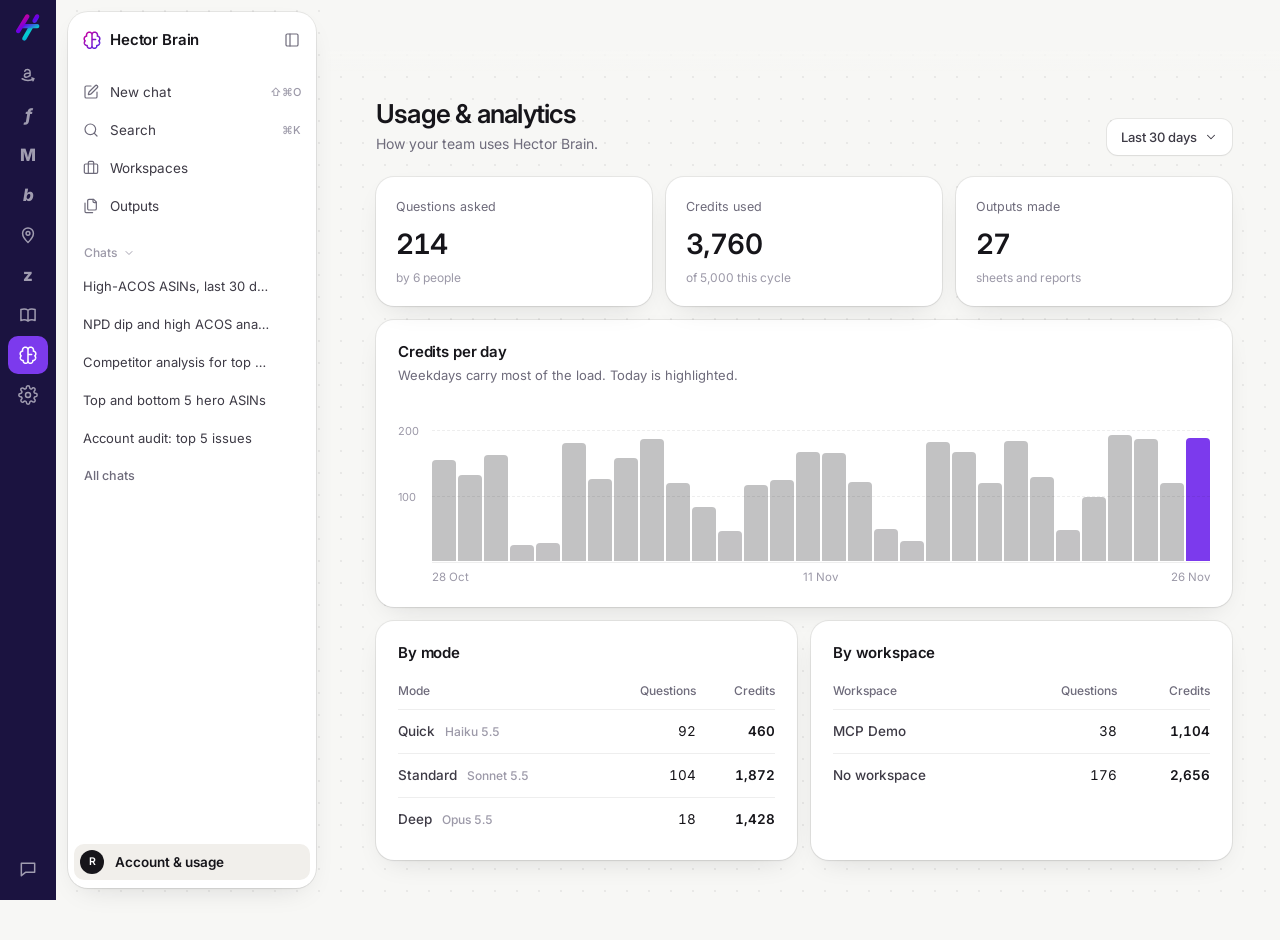
<file: hector-brain/usage.html>
<!doctype html>
<html lang="en">
<head>
<meta charset="utf-8">
<meta name="robots" content="noindex, nofollow">
<meta name="viewport" content="width=device-width, initial-scale=1">
<title>Hector Brain — usage</title>
<link rel="icon" href="../assets/favicon-brain.svg">
<link rel="stylesheet" href="https://fonts.googleapis.com/css2?family=Inter:wght@400;500;600&display=swap">
<link rel="stylesheet" href="rail.css">
<link rel="stylesheet" href="brain.css?v=33">
<script>try{if(localStorage.getItem('hm-d-collapsed')==='1')document.documentElement.classList.add('collapsed')}catch(e){}</script>
</head>
<body>
<nav class="rail" aria-label="Hector modules">
  <a class="logo" href="../index.html" aria-label="Hector home"><img src="../assets/logomark.svg" alt=""></a>
  <a class="ri" href="#" aria-label="Amazon"><svg><use href="sprite.svg?v=33#i-amz"/></svg></a>
  <a class="ri" href="#" aria-label="Flipkart"><span class="letter" style="font-style:italic">f</span></a>
  <a class="ri" href="#" aria-label="Myntra"><span class="letter">M</span></a>
  <a class="ri" href="#" aria-label="Blinkit"><span class="letter" style="font-style:italic">b</span></a>
  <a class="ri" href="#" aria-label="Instamart"><svg><use href="sprite.svg?v=33#r-pin"/></svg></a>
  <a class="ri" href="#" aria-label="Zepto"><span class="letter">z</span></a>
  <a class="ri" href="#" aria-label="Docs"><svg><use href="sprite.svg?v=33#r-book"/></svg></a>
  <a class="ri active" href="start.html" aria-label="Hector Brain" aria-current="page"><svg><use href="sprite.svg?v=33#rail-brain"/></svg></a>
  <a class="ri" href="#" aria-label="Settings"><svg><use href="sprite.svg?v=33#r-gear"/></svg></a>
  <span class="grow"></span>
  <a class="ri" href="#" aria-label="Feedback"><svg><use href="sprite.svg?v=33#r-msg"/></svg></a>
</nav>

<aside class="side" aria-label="Hector Brain menu">
  <div class="shead">
    <a class="mark-switch" href="start.html"><span data-mark></span>Hector Brain</a>
    <button class="ib" id="collapse" aria-expanded="true" aria-label="Collapse menu (⌘.)" title="⌘."><svg><use href="sprite.svg?v=33#i-sidebar"/></svg></button>
  </div>
  <nav class="items" aria-label="Hector Brain">
    <a class="item" href="start.html" data-tip="New chat  ⇧⌘O"><svg><use href="sprite.svg?v=33#i-new"/></svg><span class="lb">New chat</span><kbd>⇧⌘O</kbd></a>
    <a class="item" href="#" data-open="search" data-tip="Search  ⌘K"><svg><use href="sprite.svg?v=33#i-search"/></svg><span class="lb">Search</span><kbd>⌘K</kbd></a>
    <a class="item" href="workspaces.html" data-tip="Workspaces"><svg><use href="sprite.svg?v=33#i-brand"/></svg><span class="lb">Workspaces</span></a>
    <a class="item" href="outputs.html" data-tip="Outputs"><svg><use href="sprite.svg?v=33#i-outputs"/></svg><span class="lb">Outputs</span></a>
  </nav>
  <section class="recent">
    <button class="acc" aria-expanded="true" aria-controls="chatlist"><span>Chats</span><svg><use href="sprite.svg?v=33#i-chev"/></svg></button>
    <div id="chatlist"><div class="items">
      <a class="item" href="chat.html"><span>High-ACOS ASINs, last 30 days</span><button class="more" data-pop="pop-chat" data-side="right" aria-label="Chat actions"><svg><use href="sprite.svg?v=33#i-more"/></svg></button></a>
      <a class="item" href="#"><span>NPD dip and high ACOS analysis</span><button class="more" data-pop="pop-chat" data-side="right" aria-label="Chat actions"><svg><use href="sprite.svg?v=33#i-more"/></svg></button></a>
      <a class="item" href="#"><span>Competitor analysis for top search terms</span><button class="more" data-pop="pop-chat" data-side="right" aria-label="Chat actions"><svg><use href="sprite.svg?v=33#i-more"/></svg></button></a>
      <a class="item" href="#"><span>Top and bottom 5 hero ASINs</span><button class="more" data-pop="pop-chat" data-side="right" aria-label="Chat actions"><svg><use href="sprite.svg?v=33#i-more"/></svg></button></a>
      <a class="item" href="#"><span>Account audit: top 5 issues</span><button class="more" data-pop="pop-chat" data-side="right" aria-label="Chat actions"><svg><use href="sprite.svg?v=33#i-more"/></svg></button></a>
    </div>
    <a class="all" href="chats.html">All chats</a></div>
  </section>
  <span class="grow"></span>
  <div class="items">
    <button class="item acct on" data-pop="pop-acct" data-side="right" aria-expanded="false" data-tip="Account &amp; usage"><span class="av">R</span><span class="lb">Account &amp; usage</span></button>
  </div>
</aside>

<main>
  <div class="top"><span class="sp"></span></div>

  <div class="pg">
    <div class="ph"><div><h1>Usage &amp; analytics</h1><p>How your team uses Hector Brain.</p></div><span class="sp"></span>
      <button class="btn secondary" data-pop="pop-range" data-side="left"><span class="rangeLbl">Last 30 days</span><svg><use href="sprite.svg?v=33#i-chev"/></svg></button></div>
    <div class="stats">
      <div class="card stat"><span>Questions asked</span><b>214</b><small>by 6 people</small></div>
      <div class="card stat"><span>Credits used</span><b>3,760</b><small>of 5,000 this cycle</small></div>
      <div class="card stat"><span>Outputs made</span><b>27</b><small>sheets and reports</small></div>
    </div>
    <div class="card pad">
      <h2>Credits per day</h2><p>Weekdays carry most of the load. Today is highlighted.</p>
      <div class="chart">
        <div class="gridl" style="top:26.7px"><span>200</span></div>
        <div class="gridl" style="top:93.3px"><span>100</span></div>
        <div class="bars" role="img" aria-label="Credits used per day, 28 Oct to 26 Nov, 3,760 in total"><i style="height:63.7%" data-v="153" data-d="Wed 28 Oct"></i><i style="height:54.6%" data-v="131" data-d="Thu 29 Oct"></i><i style="height:67.1%" data-v="161" data-d="Fri 30 Oct"></i><i style="height:10.4%" data-v="25" data-d="Sat 31 Oct"></i><i style="height:11.7%" data-v="28" data-d="Sun 1 Nov"></i><i style="height:74.6%" data-v="179" data-d="Mon 2 Nov"></i><i style="height:51.7%" data-v="124" data-d="Tue 3 Nov"></i><i style="height:65.4%" data-v="157" data-d="Wed 4 Nov"></i><i style="height:77.1%" data-v="185" data-d="Thu 5 Nov"></i><i style="height:49.6%" data-v="119" data-d="Fri 6 Nov"></i><i style="height:34.2%" data-v="82" data-d="Sat 7 Nov"></i><i style="height:19.2%" data-v="46" data-d="Sun 8 Nov"></i><i style="height:48.3%" data-v="116" data-d="Mon 9 Nov"></i><i style="height:51.2%" data-v="123" data-d="Tue 10 Nov"></i><i style="height:69.2%" data-v="166" data-d="Wed 11 Nov"></i><i style="height:68.3%" data-v="164" data-d="Thu 12 Nov"></i><i style="height:50.0%" data-v="120" data-d="Fri 13 Nov"></i><i style="height:20.4%" data-v="49" data-d="Sat 14 Nov"></i><i style="height:12.5%" data-v="30" data-d="Sun 15 Nov"></i><i style="height:75.4%" data-v="181" data-d="Mon 16 Nov"></i><i style="height:68.8%" data-v="165" data-d="Tue 17 Nov"></i><i style="height:49.6%" data-v="119" data-d="Wed 18 Nov"></i><i style="height:76.2%" data-v="183" data-d="Thu 19 Nov"></i><i style="height:52.9%" data-v="127" data-d="Fri 20 Nov"></i><i style="height:19.6%" data-v="47" data-d="Sat 21 Nov"></i><i style="height:40.8%" data-v="98" data-d="Sun 22 Nov"></i><i style="height:79.6%" data-v="191" data-d="Mon 23 Nov"></i><i style="height:77.1%" data-v="185" data-d="Tue 24 Nov"></i><i style="height:49.6%" data-v="119" data-d="Wed 25 Nov"></i><i style="height:77.9%" data-v="187" data-d="Thu 26 Nov" class="hl"></i></div>
        <div class="tip"></div>
        <div class="axis"><span>28 Oct</span><span>11 Nov</span><span>26 Nov</span></div>
      </div>
    </div>
    <div class="two">
      <div class="card pad"><h2>By mode</h2>
        <table class="tbl"><thead><tr><th>Mode</th><th>Questions</th><th>Credits</th></tr></thead><tbody>
          <tr><td>Quick <small class="mdl">Haiku 5.5</small></td><td>92</td><td>460</td></tr><tr><td>Standard <small class="mdl">Sonnet 5.5</small></td><td>104</td><td>1,872</td></tr><tr><td>Deep <small class="mdl">Opus 5.5</small></td><td>18</td><td>1,428</td></tr></tbody></table></div>
      <div class="card pad"><h2>By workspace</h2>
        <table class="tbl"><thead><tr><th>Workspace</th><th>Questions</th><th>Credits</th></tr></thead><tbody>
          <tr><td>MCP Demo</td><td>38</td><td>1,104</td></tr><tr><td>No workspace</td><td>176</td><td>2,656</td></tr></tbody></table></div>
    </div>
  </div>
</main>

<div class="pop" id="pop-acct" role="menu" aria-label="Account">
  <a class="item" href="data-sources.html"><svg><use href="sprite.svg?v=33#i-plug"/></svg>Data sources<small>3 connected</small></a>
  <a class="item" href="usage.html"><svg><use href="sprite.svg?v=33#i-analytics"/></svg>Usage &amp; analytics</a>
  <a class="item" href="billing.html"><svg><use href="sprite.svg?v=33#i-credits"/></svg>Credits &amp; billing<small>1,240 left</small></a>
  <hr>
  <a class="item" href="preferences.html"><svg><use href="sprite.svg?v=33#i-prefs"/></svg>Preferences</a>
</div>
<div class="pop" id="pop-chat" role="menu" aria-label="Chat actions" style="width:220px">
  <button class="item" data-act="pin"><svg><use href="sprite.svg?v=33#i-pinned"/></svg>Pin</button>
  <button class="item" data-act="rename"><svg><use href="sprite.svg?v=33#i-pen"/></svg>Rename</button>
  <button class="item" data-pop="pop-move" data-side="right"><svg><use href="sprite.svg?v=33#i-move"/></svg>Move to workspace</button>
  <hr>
  <button class="item danger" data-act="delete"><svg><use href="sprite.svg?v=33#i-trash"/></svg>Delete</button>
</div>

<div class="pop" id="pop-range" aria-label="Period" style="width:200px">
  <div role="radiogroup" aria-label="Period" data-label=".rangeLbl">
    <button class="opt" role="radio" aria-checked="false"><b>Last 7 days</b><svg class="ck"><use href="sprite.svg#i-check"/></svg></button>
    <button class="opt" role="radio" aria-checked="true"><b>Last 30 days</b><svg class="ck"><use href="sprite.svg#i-check"/></svg></button>
    <button class="opt" role="radio" aria-checked="false"><b>Last 90 days</b><svg class="ck"><use href="sprite.svg#i-check"/></svg></button>
  </div>
</div>

<div class="modal" id="dlg-delete" role="alertdialog" aria-modal="true" aria-labelledby="dd-t" hidden>
  <h2 id="dd-t">Delete “<span class="nm">this chat</span>”?</h2>
  <p>It’s removed for everyone in the workspace. Outputs it made stay in Outputs. This can’t be undone.</p>
  <div class="actions"><button class="btn secondary" data-close>Cancel</button><button class="btn danger" data-do="delete">Delete</button></div>
</div>
<div class="modal" id="dlg-ws" role="dialog" aria-modal="true" aria-labelledby="dw-t" hidden>
  <h2 id="dw-t">New workspace</h2>
  <p>Group chats that share instructions and files, like a client or a campaign.</p>
  <label class="fld"><span>Name</span><input placeholder="e.g. Tampa reporting" data-required></label>
  <label class="fld"><span>Instructions <small>optional</small></span><textarea rows="3" placeholder="Hector Brain follows these in every chat in this workspace"></textarea></label>
  <div class="actions"><button class="btn secondary" data-close>Cancel</button><button class="btn primary" data-do="create-ws" disabled>Create workspace</button></div>
</div>
<div class="modal" id="dlg-workflow" role="dialog" aria-modal="true" aria-labelledby="dm-t" hidden style="width:520px">
  <h2 id="dm-t">New workflow</h2>
  <p>Write down how a job should be done. Anyone can run it by typing / and its name.</p>
  <label class="fld"><span>Name</span><input placeholder="e.g. Dark store revenue check" data-required></label>
  <label class="fld"><span>Instructions</span><textarea rows="6" placeholder="1. Pull sales by dark store for the last 14 days&#10;2. Compare with the 14 days before&#10;3. Flag stores down more than 15% and check stock-outs"></textarea></label>
  <div class="actions"><button class="btn secondary" data-close>Cancel</button><button class="btn primary" data-do="create-workflow" disabled>Save workflow</button></div>
</div>
<div class="modal" id="dlg-share" role="dialog" aria-modal="true" aria-labelledby="ds-t" hidden>
  <h2 id="ds-t">Share</h2>
  <p>Anyone at your company with the link can view it. They can’t send messages or see your other chats.</p>
  <div class="linkrow"><input readonly value="https://app.hectorai.live/brain/share/8f3k2q" aria-label="Share link"><button class="btn secondary sm" data-do="copy-link">Copy link</button></div>
  <div class="src-row">Link sharing on<span class="sw" role="switch" aria-checked="true" aria-label="Link sharing" style="margin-left:auto"></span></div>
  <div class="actions"><button class="btn primary" data-close>Done</button></div>
</div>
<div class="pop" id="pop-move" aria-label="Move to workspace" style="width:230px">
  <div class="label">Move to</div>
  <div role="radiogroup" aria-label="Workspace">
    <button class="opt" role="radio" aria-checked="true"><b>MCP Demo</b><svg class="ck"><use href="sprite.svg#i-check"/></svg></button>
    <button class="opt" role="radio" aria-checked="false"><b>No workspace</b><svg class="ck"><use href="sprite.svg#i-check"/></svg></button>
  </div>
  <hr>
  <button class="item" data-dialog="dlg-ws"><svg><use href="sprite.svg?v=33#i-plus"/></svg>New workspace…</button>
</div>

<div class="scrim" id="scrim" hidden></div>
<div class="dlg" id="search" role="dialog" aria-label="Search" hidden>
  <div class="search"><svg><use href="sprite.svg?v=33#i-search"/></svg><input placeholder="Search chats and outputs" aria-label="Search chats and outputs" data-search="#searchList"><button class="esc" data-close aria-label="Close search (Esc)" data-tt="Close">Esc</button></div>
  <div id="searchList">
    <div class="label">Chats</div>
    <a class="rowi" href="chat.html" style="min-height:42px"><span class="t"><b>High-ACOS ASINs, last 30 days</b></span><span class="meta">MCP Demo · 28 Oct</span></a>
    <a class="rowi" href="#" style="min-height:42px"><span class="t"><b>NPD dip and high ACOS analysis</b></span><span class="meta">24 Nov</span></a>
    <a class="rowi" href="#" style="min-height:42px"><span class="t"><b>Competitor analysis for top search terms</b></span><span class="meta">17 Nov</span></a>
    <div class="label">Outputs</div>
    <a class="rowi" href="outputs.html" style="min-height:42px"><span class="t"><b>High-ACOS ASINs, last 30 days</b></span><span class="meta">Excel · 28 Oct</span></a>
    <a class="rowi" href="outputs.html" style="min-height:42px"><span class="t"><b>30-day search-term bleed</b></span><span class="meta">Excel · 17 Nov</span></a>
  </div>
</div>
<div class="toast" id="toast" role="status"></div>
<script src="marks.js?v=33"></script>
<script src="brain.js?v=33"></script>
</body>
</html>
</file>
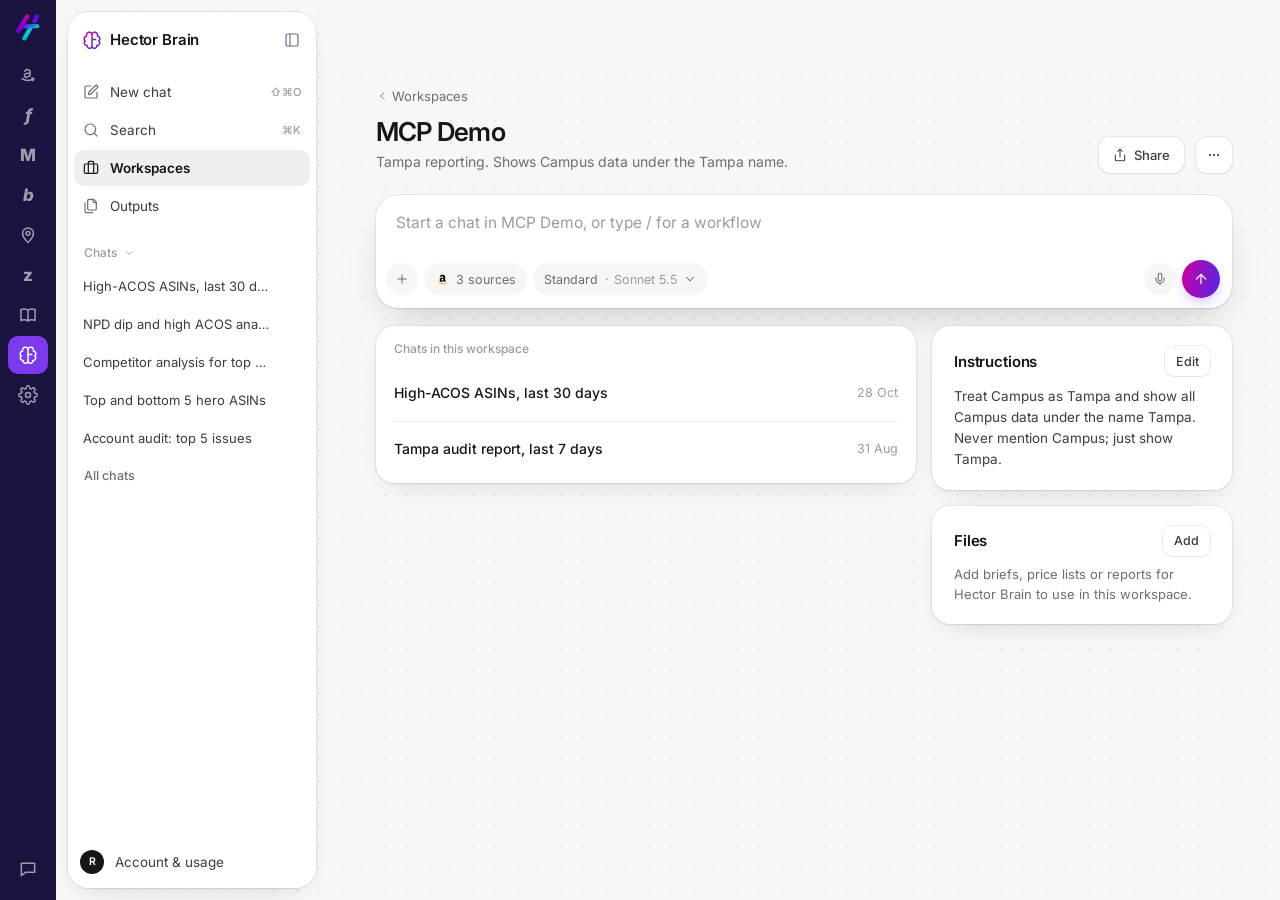
<file: hector-brain/workspace.html>
<!doctype html>
<html lang="en">
<head>
<meta charset="utf-8">
<meta name="robots" content="noindex, nofollow">
<meta name="viewport" content="width=device-width, initial-scale=1">
<title>Hector Brain — MCP Demo</title>
<link rel="icon" href="../assets/favicon-brain.svg">
<link rel="stylesheet" href="https://fonts.googleapis.com/css2?family=Inter:wght@400;500;600&display=swap">
<link rel="stylesheet" href="rail.css">
<link rel="stylesheet" href="brain.css?v=33">
<script>try{if(localStorage.getItem('hm-d-collapsed')==='1')document.documentElement.classList.add('collapsed')}catch(e){}</script>
</head>
<body>
<nav class="rail" aria-label="Hector modules">
  <a class="logo" href="../index.html" aria-label="Hector home"><img src="../assets/logomark.svg" alt=""></a>
  <a class="ri" href="#" aria-label="Amazon"><svg><use href="sprite.svg?v=33#i-amz"/></svg></a>
  <a class="ri" href="#" aria-label="Flipkart"><span class="letter" style="font-style:italic">f</span></a>
  <a class="ri" href="#" aria-label="Myntra"><span class="letter">M</span></a>
  <a class="ri" href="#" aria-label="Blinkit"><span class="letter" style="font-style:italic">b</span></a>
  <a class="ri" href="#" aria-label="Instamart"><svg><use href="sprite.svg?v=33#r-pin"/></svg></a>
  <a class="ri" href="#" aria-label="Zepto"><span class="letter">z</span></a>
  <a class="ri" href="#" aria-label="Docs"><svg><use href="sprite.svg?v=33#r-book"/></svg></a>
  <a class="ri active" href="start.html" aria-label="Hector Brain" aria-current="page"><svg><use href="sprite.svg?v=33#rail-brain"/></svg></a>
  <a class="ri" href="#" aria-label="Settings"><svg><use href="sprite.svg?v=33#r-gear"/></svg></a>
  <span class="grow"></span>
  <a class="ri" href="#" aria-label="Feedback"><svg><use href="sprite.svg?v=33#r-msg"/></svg></a>
</nav>

<aside class="side" aria-label="Hector Brain menu">
  <div class="shead">
    <a class="mark-switch" href="start.html"><span data-mark></span>Hector Brain</a>
    <button class="ib" id="collapse" aria-expanded="true" aria-label="Collapse menu (⌘.)" title="⌘."><svg><use href="sprite.svg?v=33#i-sidebar"/></svg></button>
  </div>
  <nav class="items" aria-label="Hector Brain">
    <a class="item" href="start.html" data-tip="New chat  ⇧⌘O"><svg><use href="sprite.svg?v=33#i-new"/></svg><span class="lb">New chat</span><kbd>⇧⌘O</kbd></a>
    <a class="item" href="#" data-open="search" data-tip="Search  ⌘K"><svg><use href="sprite.svg?v=33#i-search"/></svg><span class="lb">Search</span><kbd>⌘K</kbd></a>
    <a class="item on" aria-current="page" href="workspaces.html" data-tip="Workspaces"><svg><use href="sprite.svg?v=33#i-brand"/></svg><span class="lb">Workspaces</span></a>
    <a class="item" href="outputs.html" data-tip="Outputs"><svg><use href="sprite.svg?v=33#i-outputs"/></svg><span class="lb">Outputs</span></a>
  </nav>
  <section class="recent">
    <button class="acc" aria-expanded="true" aria-controls="chatlist"><span>Chats</span><svg><use href="sprite.svg?v=33#i-chev"/></svg></button>
    <div id="chatlist"><div class="items">
      <a class="item" href="chat.html"><span>High-ACOS ASINs, last 30 days</span><button class="more" data-pop="pop-chat" data-side="right" aria-label="Chat actions"><svg><use href="sprite.svg?v=33#i-more"/></svg></button></a>
      <a class="item" href="#"><span>NPD dip and high ACOS analysis</span><button class="more" data-pop="pop-chat" data-side="right" aria-label="Chat actions"><svg><use href="sprite.svg?v=33#i-more"/></svg></button></a>
      <a class="item" href="#"><span>Competitor analysis for top search terms</span><button class="more" data-pop="pop-chat" data-side="right" aria-label="Chat actions"><svg><use href="sprite.svg?v=33#i-more"/></svg></button></a>
      <a class="item" href="#"><span>Top and bottom 5 hero ASINs</span><button class="more" data-pop="pop-chat" data-side="right" aria-label="Chat actions"><svg><use href="sprite.svg?v=33#i-more"/></svg></button></a>
      <a class="item" href="#"><span>Account audit: top 5 issues</span><button class="more" data-pop="pop-chat" data-side="right" aria-label="Chat actions"><svg><use href="sprite.svg?v=33#i-more"/></svg></button></a>
    </div>
    <a class="all" href="chats.html">All chats</a></div>
  </section>
  <span class="grow"></span>
  <div class="items">
    <button class="item acct" data-pop="pop-acct" data-side="right" aria-expanded="false" data-tip="Account &amp; usage"><span class="av">R</span><span class="lb">Account &amp; usage</span></button>
  </div>
</aside>

<main>
  <div class="top"><span class="sp"></span></div>

  <div class="pg">
    <a class="back" href="workspaces.html"><svg><use href="sprite.svg?v=33#i-chev"/></svg>Workspaces</a>
    <div class="ph" style="margin-top:8px"><div><h1>MCP Demo</h1><p>Tampa reporting. Shows Campus data under the Tampa name.</p></div><span class="sp"></span>
      <button class="btn secondary" data-dialog="dlg-share"><svg><use href="sprite.svg?v=33#i-share"/></svg>Share</button>
      <button class="btn secondary" data-pop="pop-wsmore" data-side="left" aria-label="More" style="width:36px;padding:0;justify-content:center"><svg><use href="sprite.svg?v=33#i-more"/></svg></button></div>
    <div class="mini-tray"><div class="tray">
      <textarea placeholder="Start a chat in MCP Demo, or type / for a workflow" aria-label="Start a chat in MCP Demo, or type / for a workflow"></textarea>
      <div class="row">
        <button class="tb round" data-pop="pop-add" data-side="below" aria-label="Add files, workflows, style or sources"><svg><use href="sprite.svg?v=33#i-plus"/></svg></button>
        <button class="tb" data-pop="pop-src" data-side="below" data-tt="Data sources for this chat"><img src="../assets/platforms/amazon.png" alt="">3 sources</button>
        <button class="tb" data-pop="pop-mode" data-side="below" data-tt="Mode and model"><span class="modeLbl">Standard</span><span class="modelLbl">Sonnet 5.5</span><svg><use href="sprite.svg?v=33#i-chev"/></svg></button>
        <span class="sp"></span>
        <button class="tb round" aria-label="Dictate" data-toast="Dictate" data-tt="Dictate"><svg><use href="sprite.svg?v=33#i-mic"/></svg></button>
        <a class="send" href="chat.html" aria-label="Send"><svg><use href="sprite.svg?v=33#i-send"/></svg></a>
      </div>
    </div></div>
    <div class="split">
      <div class="card rows">
        <div class="month" style="padding-top:8px">Chats in this workspace</div>
        <a class="rowi" href="chat.html"><span class="t"><b>High-ACOS ASINs, last 30 days</b></span><span class="meta">28 Oct</span></a>
        <a class="rowi" href="#"><span class="t"><b>Tampa audit report, last 7 days</b></span><span class="meta">31 Aug</span></a>
      </div>
      <div class="stack">
        <div class="card pad"><div class="hrow"><h2>Instructions</h2><span class="sp"></span><button class="btn secondary sm" data-toast="Edit instructions">Edit</button></div>
          <p class="instr">Treat Campus as Tampa and show all Campus data under the name Tampa. Never mention Campus; just show Tampa.</p></div>
        <div class="card pad"><div class="hrow"><h2>Files</h2><span class="sp"></span><button class="btn secondary sm" data-toast="Opens the file picker">Add</button></div>
          <p class="sub" style="margin-top:8px">Add briefs, price lists or reports for Hector Brain to use in this workspace.</p></div>
      </div>
    </div>
  </div>
</main>

<div class="pop" id="pop-acct" role="menu" aria-label="Account">
  <a class="item" href="data-sources.html"><svg><use href="sprite.svg?v=33#i-plug"/></svg>Data sources<small>3 connected</small></a>
  <a class="item" href="usage.html"><svg><use href="sprite.svg?v=33#i-analytics"/></svg>Usage &amp; analytics</a>
  <a class="item" href="billing.html"><svg><use href="sprite.svg?v=33#i-credits"/></svg>Credits &amp; billing<small>1,240 left</small></a>
  <hr>
  <a class="item" href="preferences.html"><svg><use href="sprite.svg?v=33#i-prefs"/></svg>Preferences</a>
</div>
<div class="pop" id="pop-chat" role="menu" aria-label="Chat actions" style="width:220px">
  <button class="item" data-act="pin"><svg><use href="sprite.svg?v=33#i-pinned"/></svg>Pin</button>
  <button class="item" data-act="rename"><svg><use href="sprite.svg?v=33#i-pen"/></svg>Rename</button>
  <button class="item" data-pop="pop-move" data-side="right"><svg><use href="sprite.svg?v=33#i-move"/></svg>Move to workspace</button>
  <hr>
  <button class="item danger" data-act="delete"><svg><use href="sprite.svg?v=33#i-trash"/></svg>Delete</button>
</div>

<div class="pop" id="pop-add" role="menu" aria-label="Add to this chat">
  <button class="item" data-toast="Opens the file picker"><svg><use href="sprite.svg?v=33#i-plus"/></svg>Add files or photos</button>
  <button class="item" data-pop="pop-play" data-side="right"><svg><use href="sprite.svg?v=33#i-book"/></svg>Workflows<svg class="chev-r"><use href="sprite.svg?v=33#i-chev"/></svg></button>
  <button class="item" data-pop="pop-style" data-side="right"><svg><use href="sprite.svg?v=33#i-pen"/></svg>Answer style<svg class="chev-r"><use href="sprite.svg?v=33#i-chev"/></svg></button>
  <button class="item" data-pop="pop-src" data-side="right"><svg><use href="sprite.svg?v=33#i-plug"/></svg>Data sources<svg class="chev-r"><use href="sprite.svg?v=33#i-chev"/></svg></button>
</div>
<div class="pop" id="pop-style" aria-label="Answer style">
  <div role="radiogroup" aria-label="Answer style">
    <button class="opt" role="radio" aria-checked="true"><b>Balanced</b><svg class="ck"><use href="sprite.svg#i-check"/></svg><span>The default</span></button>
    <button class="opt" role="radio" aria-checked="false" data-toast="Answer style: Brief"><b>Brief</b><svg class="ck"><use href="sprite.svg#i-check"/></svg><span>Short, numbers first</span></button>
    <button class="opt" role="radio" aria-checked="false" data-toast="Answer style: Detailed"><b>Detailed</b><svg class="ck"><use href="sprite.svg#i-check"/></svg><span>Shows the working</span></button>
    <button class="opt" role="radio" aria-checked="false" data-toast="Answer style: Client-ready"><b>Client-ready</b><svg class="ck"><use href="sprite.svg#i-check"/></svg><span>Polished for sharing</span></button>
  </div>
  <hr>
  <a class="item" href="preferences.html#style"><svg><use href="sprite.svg?v=33#i-pen"/></svg>Edit custom style</a>
</div>
<div class="pop" id="pop-play" aria-label="Workflows">
  <div class="hrow pop-h"><span class="label">Workflows</span></div>
  <p class="hint">Written instructions Hector Brain follows step by step. Tip: type / in the message box to run one.</p>
  <button class="item" data-toast="Running /weekly-bleed-check in this chat"><svg><use href="sprite.svg#i-book"/></svg>/weekly-bleed-check</button>
  <button class="item" data-toast="Running /acos-audit in this chat"><svg><use href="sprite.svg#i-book"/></svg>/acos-audit</button>
  <button class="item" data-toast="Running /stock-and-buy-box in this chat"><svg><use href="sprite.svg#i-book"/></svg>/stock-and-buy-box</button>
  <hr>
  <a class="item" href="preferences.html"><svg><use href="sprite.svg?v=33#i-plus"/></svg>Create a workflow</a>
</div>
<div class="pop slash" id="pop-slash" role="listbox" aria-label="Workflows">
  <div class="label">Workflows</div>
  <button class="opt" role="option" data-slash="weekly-bleed-check"><b>/weekly-bleed-check</b><span>Finds search terms that spent without a sale in the last 7 days</span></button>
  <button class="opt" role="option" data-slash="acos-audit"><b>/acos-audit</b><span>Ranks ASINs by ACOS and drafts bid changes for the worst ones</span></button>
  <button class="opt" role="option" data-slash="stock-and-buy-box"><b>/stock-and-buy-box</b><span>Checks stock and buy box for your top 20 ASINs</span></button>
  <button class="opt" role="option" data-slash="client-weekly-report"><b>/client-weekly-report</b><span>Builds the weekly client report in your format, ready to share</span></button>
  <button class="opt" role="option" data-slash="hector-platform-qa-validator"><b>/hector-platform-qa-validator</b><span>Validates the Hector AI platform end to end, including navigation, chat and MCP flows</span></button>
  <p class="hint none" hidden>No workflow by that name.</p>
  <hr>
  <a class="item" href="preferences.html"><svg><use href="sprite.svg?v=33#i-plus"/></svg>Create a workflow</a>
</div>
<div class="pop" id="pop-src" aria-label="Data sources">
  <div class="src-row"><img src="../assets/platforms/amazon.png" alt="">Amazon Ads<span class="sw" role="switch" aria-checked="true" aria-label="Use Amazon Ads"></span></div>
  <div class="src-row"><img src="../assets/platforms/blinkit.png" alt="">Blinkit<span class="sw" role="switch" aria-checked="true" aria-label="Use Blinkit"></span></div>
  <div class="src-row"><img src="../assets/logomark.svg" alt="" style="padding:3px;background:#1B1340">Hector Qcomm<span class="state warn" style="margin-left:auto"><i></i>Reconnect</span></div>
  <hr>
  <a class="item" href="data-sources.html"><svg><use href="sprite.svg?v=33#i-plug"/></svg>Manage data sources<small>5 more</small></a>
</div>
<div class="pop" id="pop-mode" aria-label="Mode">
  <div role="radiogroup" aria-label="Mode" data-label=".modeLbl">
    <button class="opt" role="radio" aria-checked="false" data-model="Haiku 5.5"><b>Quick</b><svg class="ck"><use href="sprite.svg#i-check"/></svg><span>Haiku 5.5 · Fast answers and lookups</span></button>
    <button class="opt" role="radio" aria-checked="true" data-model="Sonnet 5.5"><b>Standard</b><svg class="ck"><use href="sprite.svg#i-check"/></svg><span>Sonnet 5.5 · Analysis with charts and tables</span></button>
    <button class="opt" role="radio" aria-checked="false" data-model="Opus 5.5"><b>Deep</b><svg class="ck"><use href="sprite.svg#i-check"/></svg><span>Opus 5.5 · Full audits, uses more credits</span></button>
  </div>
</div>

<div class="pop" id="pop-wsmore" role="menu" aria-label="Workspace actions" style="width:200px">
  <button class="item" data-act="rename"><svg><use href="sprite.svg?v=33#i-pen"/></svg>Rename</button>
  <button class="item" data-toast="Edit details"><svg><use href="sprite.svg?v=33#i-prefs"/></svg>Edit details</button>
  <hr>
  <button class="item danger" data-act="delete" data-name="MCP Demo"><svg><use href="sprite.svg?v=33#i-trash"/></svg>Delete workspace</button>
</div>

<div class="modal" id="dlg-delete" role="alertdialog" aria-modal="true" aria-labelledby="dd-t" hidden>
  <h2 id="dd-t">Delete “<span class="nm">this chat</span>”?</h2>
  <p>It’s removed for everyone in the workspace. Outputs it made stay in Outputs. This can’t be undone.</p>
  <div class="actions"><button class="btn secondary" data-close>Cancel</button><button class="btn danger" data-do="delete">Delete</button></div>
</div>
<div class="modal" id="dlg-ws" role="dialog" aria-modal="true" aria-labelledby="dw-t" hidden>
  <h2 id="dw-t">New workspace</h2>
  <p>Group chats that share instructions and files, like a client or a campaign.</p>
  <label class="fld"><span>Name</span><input placeholder="e.g. Tampa reporting" data-required></label>
  <label class="fld"><span>Instructions <small>optional</small></span><textarea rows="3" placeholder="Hector Brain follows these in every chat in this workspace"></textarea></label>
  <div class="actions"><button class="btn secondary" data-close>Cancel</button><button class="btn primary" data-do="create-ws" disabled>Create workspace</button></div>
</div>
<div class="modal" id="dlg-workflow" role="dialog" aria-modal="true" aria-labelledby="dm-t" hidden style="width:520px">
  <h2 id="dm-t">New workflow</h2>
  <p>Write down how a job should be done. Anyone can run it by typing / and its name.</p>
  <label class="fld"><span>Name</span><input placeholder="e.g. Dark store revenue check" data-required></label>
  <label class="fld"><span>Instructions</span><textarea rows="6" placeholder="1. Pull sales by dark store for the last 14 days&#10;2. Compare with the 14 days before&#10;3. Flag stores down more than 15% and check stock-outs"></textarea></label>
  <div class="actions"><button class="btn secondary" data-close>Cancel</button><button class="btn primary" data-do="create-workflow" disabled>Save workflow</button></div>
</div>
<div class="modal" id="dlg-share" role="dialog" aria-modal="true" aria-labelledby="ds-t" hidden>
  <h2 id="ds-t">Share</h2>
  <p>Anyone at your company with the link can view it. They can’t send messages or see your other chats.</p>
  <div class="linkrow"><input readonly value="https://app.hectorai.live/brain/share/8f3k2q" aria-label="Share link"><button class="btn secondary sm" data-do="copy-link">Copy link</button></div>
  <div class="src-row">Link sharing on<span class="sw" role="switch" aria-checked="true" aria-label="Link sharing" style="margin-left:auto"></span></div>
  <div class="actions"><button class="btn primary" data-close>Done</button></div>
</div>
<div class="pop" id="pop-move" aria-label="Move to workspace" style="width:230px">
  <div class="label">Move to</div>
  <div role="radiogroup" aria-label="Workspace">
    <button class="opt" role="radio" aria-checked="true"><b>MCP Demo</b><svg class="ck"><use href="sprite.svg#i-check"/></svg></button>
    <button class="opt" role="radio" aria-checked="false"><b>No workspace</b><svg class="ck"><use href="sprite.svg#i-check"/></svg></button>
  </div>
  <hr>
  <button class="item" data-dialog="dlg-ws"><svg><use href="sprite.svg?v=33#i-plus"/></svg>New workspace…</button>
</div>

<div class="scrim" id="scrim" hidden></div>
<div class="dlg" id="search" role="dialog" aria-label="Search" hidden>
  <div class="search"><svg><use href="sprite.svg?v=33#i-search"/></svg><input placeholder="Search chats and outputs" aria-label="Search chats and outputs" data-search="#searchList"><button class="esc" data-close aria-label="Close search (Esc)" data-tt="Close">Esc</button></div>
  <div id="searchList">
    <div class="label">Chats</div>
    <a class="rowi" href="chat.html" style="min-height:42px"><span class="t"><b>High-ACOS ASINs, last 30 days</b></span><span class="meta">MCP Demo · 28 Oct</span></a>
    <a class="rowi" href="#" style="min-height:42px"><span class="t"><b>NPD dip and high ACOS analysis</b></span><span class="meta">24 Nov</span></a>
    <a class="rowi" href="#" style="min-height:42px"><span class="t"><b>Competitor analysis for top search terms</b></span><span class="meta">17 Nov</span></a>
    <div class="label">Outputs</div>
    <a class="rowi" href="outputs.html" style="min-height:42px"><span class="t"><b>High-ACOS ASINs, last 30 days</b></span><span class="meta">Excel · 28 Oct</span></a>
    <a class="rowi" href="outputs.html" style="min-height:42px"><span class="t"><b>30-day search-term bleed</b></span><span class="meta">Excel · 17 Nov</span></a>
  </div>
</div>
<div class="toast" id="toast" role="status"></div>
<script src="marks.js?v=33"></script>
<script src="brain.js?v=33"></script>
</body>
</html>
</file>
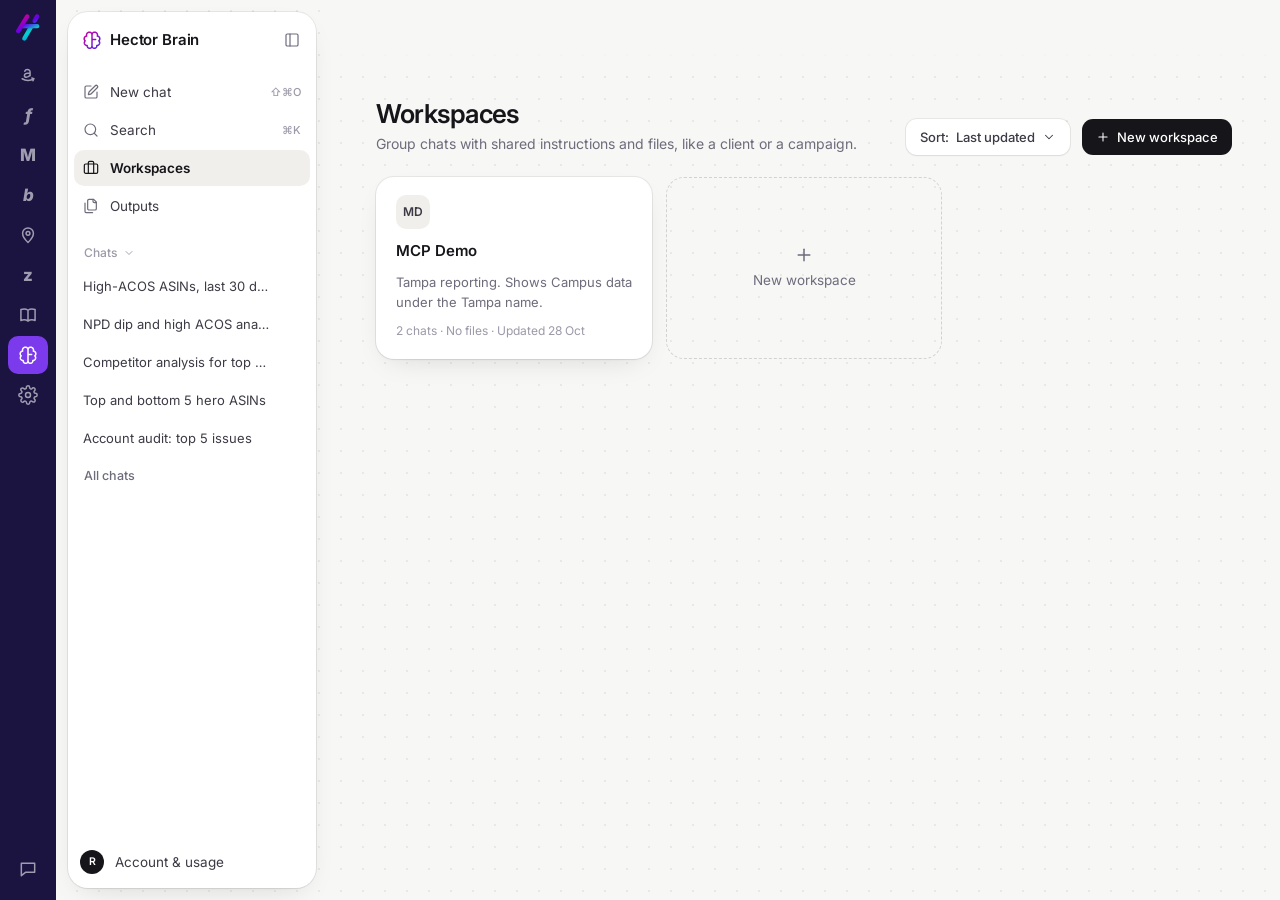
<file: hector-brain/workspaces.html>
<!doctype html>
<html lang="en">
<head>
<meta charset="utf-8">
<meta name="robots" content="noindex, nofollow">
<meta name="viewport" content="width=device-width, initial-scale=1">
<title>Hector Brain — workspaces</title>
<link rel="icon" href="../assets/favicon-brain.svg">
<link rel="stylesheet" href="https://fonts.googleapis.com/css2?family=Inter:wght@400;500;600&display=swap">
<link rel="stylesheet" href="rail.css">
<link rel="stylesheet" href="brain.css?v=33">
<script>try{if(localStorage.getItem('hm-d-collapsed')==='1')document.documentElement.classList.add('collapsed')}catch(e){}</script>
</head>
<body>
<nav class="rail" aria-label="Hector modules">
  <a class="logo" href="../index.html" aria-label="Hector home"><img src="../assets/logomark.svg" alt=""></a>
  <a class="ri" href="#" aria-label="Amazon"><svg><use href="sprite.svg?v=33#i-amz"/></svg></a>
  <a class="ri" href="#" aria-label="Flipkart"><span class="letter" style="font-style:italic">f</span></a>
  <a class="ri" href="#" aria-label="Myntra"><span class="letter">M</span></a>
  <a class="ri" href="#" aria-label="Blinkit"><span class="letter" style="font-style:italic">b</span></a>
  <a class="ri" href="#" aria-label="Instamart"><svg><use href="sprite.svg?v=33#r-pin"/></svg></a>
  <a class="ri" href="#" aria-label="Zepto"><span class="letter">z</span></a>
  <a class="ri" href="#" aria-label="Docs"><svg><use href="sprite.svg?v=33#r-book"/></svg></a>
  <a class="ri active" href="start.html" aria-label="Hector Brain" aria-current="page"><svg><use href="sprite.svg?v=33#rail-brain"/></svg></a>
  <a class="ri" href="#" aria-label="Settings"><svg><use href="sprite.svg?v=33#r-gear"/></svg></a>
  <span class="grow"></span>
  <a class="ri" href="#" aria-label="Feedback"><svg><use href="sprite.svg?v=33#r-msg"/></svg></a>
</nav>

<aside class="side" aria-label="Hector Brain menu">
  <div class="shead">
    <a class="mark-switch" href="start.html"><span data-mark></span>Hector Brain</a>
    <button class="ib" id="collapse" aria-expanded="true" aria-label="Collapse menu (⌘.)" title="⌘."><svg><use href="sprite.svg?v=33#i-sidebar"/></svg></button>
  </div>
  <nav class="items" aria-label="Hector Brain">
    <a class="item" href="start.html" data-tip="New chat  ⇧⌘O"><svg><use href="sprite.svg?v=33#i-new"/></svg><span class="lb">New chat</span><kbd>⇧⌘O</kbd></a>
    <a class="item" href="#" data-open="search" data-tip="Search  ⌘K"><svg><use href="sprite.svg?v=33#i-search"/></svg><span class="lb">Search</span><kbd>⌘K</kbd></a>
    <a class="item on" aria-current="page" href="workspaces.html" data-tip="Workspaces"><svg><use href="sprite.svg?v=33#i-brand"/></svg><span class="lb">Workspaces</span></a>
    <a class="item" href="outputs.html" data-tip="Outputs"><svg><use href="sprite.svg?v=33#i-outputs"/></svg><span class="lb">Outputs</span></a>
  </nav>
  <section class="recent">
    <button class="acc" aria-expanded="true" aria-controls="chatlist"><span>Chats</span><svg><use href="sprite.svg?v=33#i-chev"/></svg></button>
    <div id="chatlist"><div class="items">
      <a class="item" href="chat.html"><span>High-ACOS ASINs, last 30 days</span><button class="more" data-pop="pop-chat" data-side="right" aria-label="Chat actions"><svg><use href="sprite.svg?v=33#i-more"/></svg></button></a>
      <a class="item" href="#"><span>NPD dip and high ACOS analysis</span><button class="more" data-pop="pop-chat" data-side="right" aria-label="Chat actions"><svg><use href="sprite.svg?v=33#i-more"/></svg></button></a>
      <a class="item" href="#"><span>Competitor analysis for top search terms</span><button class="more" data-pop="pop-chat" data-side="right" aria-label="Chat actions"><svg><use href="sprite.svg?v=33#i-more"/></svg></button></a>
      <a class="item" href="#"><span>Top and bottom 5 hero ASINs</span><button class="more" data-pop="pop-chat" data-side="right" aria-label="Chat actions"><svg><use href="sprite.svg?v=33#i-more"/></svg></button></a>
      <a class="item" href="#"><span>Account audit: top 5 issues</span><button class="more" data-pop="pop-chat" data-side="right" aria-label="Chat actions"><svg><use href="sprite.svg?v=33#i-more"/></svg></button></a>
    </div>
    <a class="all" href="chats.html">All chats</a></div>
  </section>
  <span class="grow"></span>
  <div class="items">
    <button class="item acct" data-pop="pop-acct" data-side="right" aria-expanded="false" data-tip="Account &amp; usage"><span class="av">R</span><span class="lb">Account &amp; usage</span></button>
  </div>
</aside>

<main>
  <div class="top"><span class="sp"></span></div>

  <div class="pg">
    <div class="ph"><div><h1>Workspaces</h1><p>Group chats with shared instructions and files, like a client or a campaign.</p></div><span class="sp"></span>
      <button class="btn secondary" data-pop="pop-sort" data-side="left">Sort: <span class="sortLbl">Last updated</span><svg><use href="sprite.svg?v=33#i-chev"/></svg></button>
      <button class="btn primary" data-dialog="dlg-ws"><svg><use href="sprite.svg?v=33#i-plus"/></svg>New workspace</button></div>
    <div class="cards3">
      <a class="card ws-card" href="workspace.html"><span class="av">MD</span><b>MCP Demo</b><p>Tampa reporting. Shows Campus data under the Tampa name.</p><span class="meta">2 chats · No files · Updated 28 Oct</span></a>
      <button class="ws-new" data-dialog="dlg-ws"><span><svg><use href="sprite.svg?v=33#i-plus"/></svg><br>New workspace</span></button>
    </div>
  </div>
</main>

<div class="pop" id="pop-acct" role="menu" aria-label="Account">
  <a class="item" href="data-sources.html"><svg><use href="sprite.svg?v=33#i-plug"/></svg>Data sources<small>3 connected</small></a>
  <a class="item" href="usage.html"><svg><use href="sprite.svg?v=33#i-analytics"/></svg>Usage &amp; analytics</a>
  <a class="item" href="billing.html"><svg><use href="sprite.svg?v=33#i-credits"/></svg>Credits &amp; billing<small>1,240 left</small></a>
  <hr>
  <a class="item" href="preferences.html"><svg><use href="sprite.svg?v=33#i-prefs"/></svg>Preferences</a>
</div>
<div class="pop" id="pop-chat" role="menu" aria-label="Chat actions" style="width:220px">
  <button class="item" data-act="pin"><svg><use href="sprite.svg?v=33#i-pinned"/></svg>Pin</button>
  <button class="item" data-act="rename"><svg><use href="sprite.svg?v=33#i-pen"/></svg>Rename</button>
  <button class="item" data-pop="pop-move" data-side="right"><svg><use href="sprite.svg?v=33#i-move"/></svg>Move to workspace</button>
  <hr>
  <button class="item danger" data-act="delete"><svg><use href="sprite.svg?v=33#i-trash"/></svg>Delete</button>
</div>

<div class="pop" id="pop-sort" aria-label="Sort" style="width:200px">
  <div role="radiogroup" aria-label="Sort" data-label=".sortLbl">
    <button class="opt" role="radio" aria-checked="true"><b>Last updated</b><svg class="ck"><use href="sprite.svg#i-check"/></svg></button>
    <button class="opt" role="radio" aria-checked="false"><b>Name</b><svg class="ck"><use href="sprite.svg#i-check"/></svg></button>
    <button class="opt" role="radio" aria-checked="false"><b>Date created</b><svg class="ck"><use href="sprite.svg#i-check"/></svg></button>
  </div>
</div>

<div class="modal" id="dlg-delete" role="alertdialog" aria-modal="true" aria-labelledby="dd-t" hidden>
  <h2 id="dd-t">Delete “<span class="nm">this chat</span>”?</h2>
  <p>It’s removed for everyone in the workspace. Outputs it made stay in Outputs. This can’t be undone.</p>
  <div class="actions"><button class="btn secondary" data-close>Cancel</button><button class="btn danger" data-do="delete">Delete</button></div>
</div>
<div class="modal" id="dlg-ws" role="dialog" aria-modal="true" aria-labelledby="dw-t" hidden>
  <h2 id="dw-t">New workspace</h2>
  <p>Group chats that share instructions and files, like a client or a campaign.</p>
  <label class="fld"><span>Name</span><input placeholder="e.g. Tampa reporting" data-required></label>
  <label class="fld"><span>Instructions <small>optional</small></span><textarea rows="3" placeholder="Hector Brain follows these in every chat in this workspace"></textarea></label>
  <div class="actions"><button class="btn secondary" data-close>Cancel</button><button class="btn primary" data-do="create-ws" disabled>Create workspace</button></div>
</div>
<div class="modal" id="dlg-workflow" role="dialog" aria-modal="true" aria-labelledby="dm-t" hidden style="width:520px">
  <h2 id="dm-t">New workflow</h2>
  <p>Write down how a job should be done. Anyone can run it by typing / and its name.</p>
  <label class="fld"><span>Name</span><input placeholder="e.g. Dark store revenue check" data-required></label>
  <label class="fld"><span>Instructions</span><textarea rows="6" placeholder="1. Pull sales by dark store for the last 14 days&#10;2. Compare with the 14 days before&#10;3. Flag stores down more than 15% and check stock-outs"></textarea></label>
  <div class="actions"><button class="btn secondary" data-close>Cancel</button><button class="btn primary" data-do="create-workflow" disabled>Save workflow</button></div>
</div>
<div class="modal" id="dlg-share" role="dialog" aria-modal="true" aria-labelledby="ds-t" hidden>
  <h2 id="ds-t">Share</h2>
  <p>Anyone at your company with the link can view it. They can’t send messages or see your other chats.</p>
  <div class="linkrow"><input readonly value="https://app.hectorai.live/brain/share/8f3k2q" aria-label="Share link"><button class="btn secondary sm" data-do="copy-link">Copy link</button></div>
  <div class="src-row">Link sharing on<span class="sw" role="switch" aria-checked="true" aria-label="Link sharing" style="margin-left:auto"></span></div>
  <div class="actions"><button class="btn primary" data-close>Done</button></div>
</div>
<div class="pop" id="pop-move" aria-label="Move to workspace" style="width:230px">
  <div class="label">Move to</div>
  <div role="radiogroup" aria-label="Workspace">
    <button class="opt" role="radio" aria-checked="true"><b>MCP Demo</b><svg class="ck"><use href="sprite.svg#i-check"/></svg></button>
    <button class="opt" role="radio" aria-checked="false"><b>No workspace</b><svg class="ck"><use href="sprite.svg#i-check"/></svg></button>
  </div>
  <hr>
  <button class="item" data-dialog="dlg-ws"><svg><use href="sprite.svg?v=33#i-plus"/></svg>New workspace…</button>
</div>

<div class="scrim" id="scrim" hidden></div>
<div class="dlg" id="search" role="dialog" aria-label="Search" hidden>
  <div class="search"><svg><use href="sprite.svg?v=33#i-search"/></svg><input placeholder="Search chats and outputs" aria-label="Search chats and outputs" data-search="#searchList"><button class="esc" data-close aria-label="Close search (Esc)" data-tt="Close">Esc</button></div>
  <div id="searchList">
    <div class="label">Chats</div>
    <a class="rowi" href="chat.html" style="min-height:42px"><span class="t"><b>High-ACOS ASINs, last 30 days</b></span><span class="meta">MCP Demo · 28 Oct</span></a>
    <a class="rowi" href="#" style="min-height:42px"><span class="t"><b>NPD dip and high ACOS analysis</b></span><span class="meta">24 Nov</span></a>
    <a class="rowi" href="#" style="min-height:42px"><span class="t"><b>Competitor analysis for top search terms</b></span><span class="meta">17 Nov</span></a>
    <div class="label">Outputs</div>
    <a class="rowi" href="outputs.html" style="min-height:42px"><span class="t"><b>High-ACOS ASINs, last 30 days</b></span><span class="meta">Excel · 28 Oct</span></a>
    <a class="rowi" href="outputs.html" style="min-height:42px"><span class="t"><b>30-day search-term bleed</b></span><span class="meta">Excel · 17 Nov</span></a>
  </div>
</div>
<div class="toast" id="toast" role="status"></div>
<script src="marks.js?v=33"></script>
<script src="brain.js?v=33"></script>
</body>
</html>
</file>
<file: hector-brain/rail.css>
/* The existing Hector module rail, unchanged in every direction: it belongs to the host product, not to Hector Mind. */
.rail { position: fixed; inset: 0 auto 0 0; width: 56px; background: #1B1340; display: flex; flex-direction: column; align-items: center; padding: 12px 0; gap: 2px; z-index: 40; }
.rail .logo { width: 30px; height: 30px; margin-bottom: 12px; display: grid; place-items: center; }
.rail .logo img { width: 24px; height: 27px; }
.ri { position: relative; width: 40px; height: 38px; border-radius: 10px; color: rgba(242, 241, 246, .62); display: grid; place-items: center; text-decoration: none; }
.ri:hover { background: rgba(255, 255, 255, .07); color: #fff; }
.ri.active { background: #7C3AED; color: #fff; }
.ri svg { width: 20px; height: 20px; }
.ri .letter { font: 800 17px/1 'Inter', sans-serif; letter-spacing: -0.04em; }
.rail .grow { flex: 1; }
</file>
<file: hector-brain/brain.css>
/* Hector Brain (final, from Option D "Soft canvas"). Canvas's light dot ground + Soft's white objects. Inter only.
   The menu is a floating panel that collapses (morphs) into a slim dock. Gradient only on Send and the mark. */
:root {
  --ground: #F7F7F5; --dot: rgba(22, 21, 26, .065); --panel: #FFFFFF; --well: #F7F6F3; --chip: #F1EFEB;
  --ink: #16151A; --ink-2: #3D3A45; --muted: #6E6B7B; --faint: #9C99A8;
  --line: rgba(22, 21, 26, .07); --hover: rgba(22, 21, 26, .045);
  --grad: linear-gradient(100deg, #CB009F, #5126E6);
  --soft: 0 1px 2px rgba(22, 21, 26, .05), 0 10px 30px -14px rgba(22, 21, 26, .18), 0 0 0 1px var(--line);
  --pop: 0 2px 6px rgba(22, 21, 26, .06), 0 24px 48px -16px rgba(22, 21, 26, .26), 0 0 0 1px var(--line);
  --ease: cubic-bezier(.22, 1, .36, 1);
  --side: 248px;
  --sans: 'Inter', -apple-system, sans-serif;
  color-scheme: light;
}
.collapsed { --side: 48px; }
* { box-sizing: border-box; margin: 0; }
body { background-color: var(--ground); background-image: radial-gradient(var(--dot) 1px, transparent 1.2px); background-size: 22px 22px; background-attachment: fixed;
  color: var(--ink); font: 400 14px/1.55 var(--sans); -webkit-font-smoothing: antialiased; }
a { color: inherit; text-decoration: none; }
button { font: inherit; color: inherit; background: none; border: 0; cursor: pointer; }
:focus-visible { outline: 2px solid #7C3AED; outline-offset: 2px; border-radius: 10px; }
svg { flex: none; }

/* ---------- Panel ⇄ dock ---------- */
.side { position: fixed; left: 68px; top: 12px; bottom: 12px; z-index: 30; width: var(--side); background: var(--panel); border-radius: 20px; box-shadow: var(--soft);
  padding: 8px 6px; display: flex; flex-direction: column; gap: 14px; overflow: hidden; transition: width .34s var(--ease), border-radius .34s var(--ease); }
.collapsed .side { border-radius: 16px; overflow: visible; }
.shead { display: flex; align-items: center; gap: 4px; }
.shead .mark-switch { flex: 1; min-width: 0; height: 40px; padding: 0 8px; font-size: 15px; }
.shead .mark-switch [data-mark] { width: 20px; height: 20px; display: grid; }
.ws { display: flex; align-items: center; gap: 9px; height: 40px; margin-top: -8px; padding: 0 9px 0 6px; border-radius: 12px; box-shadow: inset 0 0 0 1px var(--line); font-size: 13px; font-weight: 500; color: var(--ink-2); white-space: nowrap; }
.ws:hover { background: var(--hover); }
.av { width: 28px; height: 28px; flex: none; border-radius: 8px; background: var(--chip); display: grid; place-items: center; font-size: 11px; font-weight: 600; color: var(--ink-2); }
.ws svg { width: 13px; height: 13px; margin-left: auto; color: var(--muted); }
.ws .av { width: 24px; height: 24px; border-radius: 7px; font-size: 10px; }
.ib { width: 36px; height: 36px; flex: none; border-radius: 10px; display: grid; place-items: center; color: var(--muted); }
.ib:hover { background: var(--hover); color: var(--ink); }
.ib svg { width: 18px; height: 18px; }
.collapsed .shead .mark-switch, .collapsed .ws { display: none; }

.items { display: grid; gap: 2px; }
.item { position: relative; display: flex; align-items: center; gap: 11px; height: 36px; padding: 0 9px; border-radius: 10px; font-size: 13.5px; color: var(--ink-2); white-space: nowrap; }
.item > svg { width: 18px; height: 18px; color: var(--muted); }
.item:hover { background: var(--hover); color: var(--ink); }
.item.on { background: var(--chip); color: var(--ink); font-weight: 600; }
.item.on > svg { color: var(--ink); }
.item .lb { transition: opacity .2s; }
.item kbd { margin-left: auto; font: 500 11px var(--sans); color: var(--faint); transition: opacity .2s; }
.collapsed .item { width: 36px; }
.collapsed .item .lb, .collapsed .item kbd { opacity: 0; pointer-events: none; }
/* Dock tooltips */
.collapsed .item::after { content: attr(data-tip); position: absolute; left: calc(100% + 12px); top: 50%; transform: translateY(-50%) translateX(-4px); white-space: nowrap;
  background: var(--ink); color: #fff; font-size: 12px; font-weight: 500; padding: 5px 9px; border-radius: 7px; opacity: 0; pointer-events: none; transition: opacity .12s, transform .12s; z-index: 40; }
.collapsed .item:hover::after, .collapsed .item:focus-visible::after { opacity: 1; transform: translateY(-50%); }

.recent { min-height: 0; overflow-y: auto; transition: opacity .18s; }
.acc { display: flex; align-items: center; gap: 6px; width: 100%; height: 30px; padding: 0 10px; border-radius: 8px; font-size: 12px; font-weight: 500; color: var(--faint); }
.acc:hover { color: var(--ink); background: var(--hover); }
.acc svg { width: 12px; height: 12px; transition: transform .2s var(--ease); }
.acc[aria-expanded="false"] svg { transform: rotate(-90deg); }
#chatlist { display: grid; gap: 2px; }
#chatlist[hidden] { display: none; }
#chatlist .label { padding: 8px 10px 4px; font-size: 11.5px; }
.all { display: block; padding: 8px 10px; font-size: 12.5px; font-weight: 500; color: var(--muted); }
.all:hover { color: var(--ink); }
.collapsed .recent { opacity: 0; visibility: hidden; }
.label { padding: 4px 10px 6px; font-size: 12px; font-weight: 500; color: var(--faint); white-space: nowrap; }
.recent .item { font-size: 13px; }
.recent .item span { overflow: hidden; text-overflow: ellipsis; }
.empty { margin: 0 4px; padding: 14px; border-radius: 12px; background: var(--well); font-size: 12.5px; color: var(--muted); line-height: 1.5; white-space: normal; width: 224px; }
.grow { flex: 1; }
.acct .av { width: 24px; height: 24px; margin-left: -3px; border-radius: 50%; background: var(--ink); color: #fff; font-size: 10.5px; }

/* ---------- Popovers ---------- */
.pop { position: fixed; z-index: 50; width: 280px; background: var(--panel); border-radius: 16px; box-shadow: var(--pop); padding: 6px; opacity: 0; transform: translateY(-4px) scale(.98); pointer-events: none; transition: opacity .16s, transform .16s var(--ease); }
.pop.open { opacity: 1; transform: none; pointer-events: auto; }
.pop .item { height: 34px; }
.pop hr { border: 0; height: 1px; background: var(--line); margin: 6px 4px; }
.pop .search { display: flex; align-items: center; gap: 8px; height: 38px; padding: 0 10px; margin-bottom: 4px; border-radius: 10px; background: var(--well); color: var(--muted); font-size: 13px; }
.pop .search svg { width: 15px; height: 15px; }
.pop .search input { flex: 1; border: 0; background: none; outline: none; font: inherit; color: var(--ink); }
.pop .item small { margin-left: auto; color: var(--faint); font-size: 11.5px; }
.pop .item.on small { color: var(--muted); }

/* ---------- Main ---------- */
main { margin-left: calc(80px + var(--side)); min-height: 100vh; transition: margin-left .34s var(--ease); }
.top { position: sticky; top: 0; z-index: 20; display: flex; align-items: center; gap: 8px; height: 72px; padding: 6px 16px 0 12px; background: linear-gradient(var(--ground) 70%, rgba(247, 247, 245, 0)); }
.top .sp { flex: 1; }
.mark-switch { display: inline-flex; align-items: center; gap: 8px; height: 34px; padding: 0 10px 0 8px; border-radius: 10px; font-size: 14px; font-weight: 600; letter-spacing: -0.01em; }
.mark-switch:hover { background: var(--hover); }
.title { display: inline-flex; align-items: center; gap: 6px; height: 34px; padding: 0 10px; border-radius: 10px; font-size: 13.5px; color: var(--ink-2); }
.title:hover, .title[aria-expanded="true"] { background: var(--hover); color: var(--ink); }
.title svg { width: 12px; height: 12px; color: var(--muted); transition: transform .2s; }
.title[aria-expanded="true"] svg { transform: rotate(180deg); }
.pill { height: 38px; padding: 0 14px; border-radius: 12px; display: inline-flex; align-items: center; gap: 7px; background: var(--panel); box-shadow: var(--soft); font-size: 13px; color: var(--ink-2); }
.pill:hover { color: var(--ink); }
.pill svg { width: 15px; height: 15px; }
.col { max-width: 720px; margin: 0 auto; padding: 0 24px; }

/* ---------- Composer ---------- */
.compose { position: fixed; left: calc(80px + var(--side)); right: 0; bottom: 0; z-index: 15; padding: 28px 0 20px; transition: left .34s var(--ease);
  background: linear-gradient(to top, var(--ground) 62%, rgba(247, 247, 245, 0)); }
.tray { background: var(--panel); border-radius: 22px; box-shadow: 0 1px 2px rgba(22, 21, 26, .06), 0 18px 44px -18px rgba(22, 21, 26, .26), 0 0 0 1px var(--line); padding: 14px 12px 10px 18px; }
.tray textarea { width: 100%; border: 0; outline: none; resize: none; background: none; font: 400 15.5px/1.5 var(--sans); color: var(--ink); height: 46px; }
.tray textarea::placeholder { color: var(--faint); }
.row { display: flex; align-items: center; gap: 6px; }
.tray .row { margin-left: -8px; }
.row .sp { flex: 1; }
.tb { height: 32px; padding: 0 11px; border-radius: 16px; display: inline-flex; align-items: center; gap: 6px; font-size: 12.5px; color: var(--muted); background: var(--well); white-space: nowrap; }
.tb:hover { background: var(--chip); color: var(--ink); }
.tb svg { width: 15px; height: 15px; }
.tb img { width: 15px; height: 15px; border-radius: 4px; }
.tb.round { width: 32px; padding: 0; justify-content: center; }
.send { width: 38px; height: 38px; border-radius: 50%; display: grid; place-items: center; background: var(--grad); color: #fff; box-shadow: 0 6px 16px -6px rgba(124, 58, 237, .6); }
.send svg { width: 17px; height: 17px; }
.send.stop { background: var(--ink); box-shadow: none; }
.send.stop i { width: 11px; height: 11px; border-radius: 3px; background: #fff; }

/* ---------- The mark: orb + motion ---------- */
.orb { position: relative; display: grid; place-items: center; border-radius: 50%; background: #fff; box-shadow: 0 0 0 1px var(--line), 0 4px 12px -4px rgba(81, 38, 230, .25); }
.orb [data-mark] { width: 56%; height: 56%; display: grid; }
.mk { width: 100%; height: 100%; overflow: visible; }
/* Brain: the outline breathes, the half-H crossbar redraws */
.live .mk-brain .b-out { transform-origin: 12px 12.5px; animation: breathe 2.2s ease-in-out infinite; }
.live .mk-brain .b-in { stroke-dasharray: 1; animation: draw 2.2s var(--ease) infinite; }
/* Signal: the three lines rise one after another, like a signal coming in */
.live .mk-signal path { stroke-dasharray: 1; stroke-dashoffset: 1; animation: rise 1.8s var(--ease) infinite; }
.live .mk-signal .s2 { animation-delay: .16s; }
.live .mk-signal .s3 { animation-delay: .32s; }
/* One-time draw-in on the start page */
.intro .mk-brain .b-out { stroke-dasharray: 1; stroke-dashoffset: 1; animation: oncefrac 1.4s var(--ease) .2s forwards; }
.intro .mk-brain .b-in { stroke-dasharray: 1; stroke-dashoffset: 1; animation: oncefrac .7s var(--ease) 1.1s forwards; }
.intro .mk-signal path { stroke-dasharray: 1; stroke-dashoffset: 1; animation: oncefrac .6s var(--ease) forwards; }
.intro .mk-signal .s2 { animation-delay: .18s; }
.intro .mk-signal .s3 { animation-delay: .36s; }
@keyframes breathe { 50% { transform: scale(.9); opacity: .7; } }
@keyframes draw { 0% { stroke-dashoffset: 1; } 45%, 75% { stroke-dashoffset: 0; } 100% { stroke-dashoffset: -1; } }
@keyframes rise { 0% { stroke-dashoffset: 1; opacity: 1; } 40%, 70% { stroke-dashoffset: 0; opacity: 1; } 100% { stroke-dashoffset: 0; opacity: .15; } }
@keyframes oncefrac { to { stroke-dashoffset: 0; } }

/* ---------- Start ---------- */
.start { min-height: calc(100vh - 64px); display: flex; flex-direction: column; align-items: center; justify-content: center; text-align: center; padding-bottom: 190px; }
.start .orb { width: 76px; height: 76px; }
.start h1 { margin-top: 24px; font-size: 34px; line-height: 1.15; font-weight: 600; letter-spacing: -0.035em; }
.start p { margin-top: 10px; font-size: 15px; color: var(--muted); }
.tiles { margin-top: 36px; display: grid; grid-template-columns: repeat(3, 1fr); gap: 12px; width: 100%; text-align: left; }
.tile { padding: 16px; border-radius: 18px; background: var(--panel); box-shadow: var(--soft); display: grid; gap: 22px; transition: transform .2s var(--ease), box-shadow .2s; }
.tile:hover { transform: translateY(-2px); box-shadow: var(--pop); }
.tile img { width: 26px; height: 26px; border-radius: 8px; }
.tile span { font-size: 14px; line-height: 1.4; font-weight: 500; color: var(--ink-2); }

/* ---------- Conversation ---------- */
.thread { padding-top: 16px; padding-bottom: 220px; display: grid; gap: 26px; }
.me { justify-self: end; max-width: 75%; padding: 12px 18px; border-radius: 20px 20px 6px 20px; background: var(--panel); box-shadow: var(--soft); font-size: 15px; }
.turn { display: grid; grid-template-columns: 36px minmax(0, 1fr); gap: 14px; align-items: start; }
.turn .orb { width: 36px; height: 36px; }
.bubble { background: var(--panel); border-radius: 6px 22px 22px 22px; box-shadow: var(--soft); padding: 22px 24px 16px; display: grid; gap: 16px; }
.bubble h2 { font-size: 22px; line-height: 1.25; font-weight: 600; letter-spacing: -0.03em; text-wrap: balance; }
.bubble p { color: var(--ink-2); font-size: 14.5px; }
.tag { width: fit-content; display: inline-flex; align-items: center; gap: 8px; height: 28px; padding: 0 12px; border-radius: 14px; background: var(--well); font-size: 12.5px; font-weight: 500; color: var(--ink-2); }
.tag::before { content: ""; width: 7px; height: 7px; border-radius: 50%; background: #F59E0B; }
.well { position: relative; border-radius: 16px; background: var(--well); padding: 4px 14px 6px; }
.well .ib { position: absolute; right: 6px; top: 4px; width: 30px; height: 30px; }
.well .ib svg { width: 15px; height: 15px; }
table { width: 100%; border-collapse: collapse; font-variant-numeric: tabular-nums; }
th { text-align: right; font-size: 11.5px; font-weight: 500; color: var(--muted); padding: 10px 0 8px 12px; }
th:last-child { padding-right: 34px; }
td { text-align: right; padding: 9px 0 9px 12px; border-top: 1px solid var(--line); font-size: 13px; }
td:last-child { padding-right: 34px; font-weight: 600; }
th:first-child, td:first-child { text-align: left; padding-left: 0; }
td:first-child { font-weight: 500; color: var(--ink-2); }
.acts { display: grid; grid-template-columns: repeat(3, 1fr); gap: 10px; }
.act { padding: 14px; border-radius: 16px; box-shadow: inset 0 0 0 1px var(--line); display: grid; gap: 4px; align-content: start; }
.act b { font-size: 13.5px; font-weight: 600; line-height: 1.35; }
.act small { font-size: 12px; color: var(--muted); }
.act button { margin-top: 10px; justify-self: start; height: 30px; padding: 0 12px; border-radius: 15px; background: var(--ink); color: #fff; font-size: 12.5px; font-weight: 500; }
.under { margin: 0 -6px -4px; }
.under .tb { background: none; }
.under .tb:hover { background: var(--well); }
.under .tb.pinned { color: var(--ink); background: var(--well); }

.wm { width: 18px; height: 18px; display: grid; flex: none; }
.thinking { display: flex; align-items: center; gap: 10px; width: fit-content; padding: 13px 20px; border-radius: 6px 20px 20px 20px; background: var(--panel); box-shadow: var(--soft); font-size: 14px; color: var(--ink-2); }
.shimmer { background: linear-gradient(90deg, var(--ink-2) 0%, var(--ink-2) 40%, #B9B6C2 50%, var(--ink-2) 60%, var(--ink-2) 100%); background-size: 250% 100%; -webkit-background-clip: text; background-clip: text; color: transparent; animation: shine 2.4s linear infinite; }
.trail { margin: 10px 0 0 18px; display: grid; gap: 4px; font-size: 12.5px; color: var(--muted); }
.trail span { display: flex; align-items: center; gap: 8px; }
.trail svg { width: 14px; height: 14px; color: #15803D; }
@keyframes shine { from { background-position: 100% 0; } to { background-position: -150% 0; } }

.toast { position: fixed; left: 50%; bottom: 150px; transform: translate(-50%, 8px); z-index: 60; padding: 9px 14px; border-radius: 12px; background: var(--ink); color: #fff; font-size: 13px; opacity: 0; pointer-events: none; transition: opacity .2s, transform .2s var(--ease); }
.toast.show { opacity: 1; transform: translate(-50%, 0); }

@media (prefers-reduced-motion: reduce) {
  *, .live *, .intro * { animation: none !important; transition: none !important; }
  .intro .mk path, .live .mk path { stroke-dashoffset: 0 !important; }
}

/* =====================================================================
   Option D — full-feature layer: composer menus, chat actions, sheet drawer, search,
   list pages (Chats, Workspaces, Outputs) and account pages (Connectors, Usage, Billing, Preferences).
   ===================================================================== */
.btn { height: 36px; padding: 0 14px; border-radius: 11px; display: inline-flex; align-items: center; gap: 7px; font-size: 13px; font-weight: 500; white-space: nowrap; }
.btn svg { width: 15px; height: 15px; }
.btn.primary { background: var(--ink); color: #fff; }
.btn.primary:hover { background: #2C2A33; }
.btn.secondary { background: var(--panel); box-shadow: 0 0 0 1px var(--line), 0 1px 2px rgba(22, 21, 26, .05); color: var(--ink-2); }
.btn.secondary:hover { color: var(--ink); box-shadow: 0 0 0 1px rgba(22, 21, 26, .18); }
.btn.sm { height: 30px; padding: 0 11px; border-radius: 9px; font-size: 12.5px; }
.btn.warn { background: #FEF3C7; color: #92400E; }

/* Popover items with a check / description */
.pop .opt { display: grid; grid-template-columns: 1fr auto; align-items: center; gap: 0 10px; width: 100%; padding: 8px 10px; border-radius: 10px; text-align: left; }
.pop .opt:hover { background: var(--hover); }
.pop .opt b { font-size: 13.5px; font-weight: 500; }
.pop .opt span { grid-column: 1; font-size: 12px; color: var(--muted); }
.pop .opt .ck { grid-row: 1 / span 2; grid-column: 2; width: 16px; height: 16px; color: var(--ink); visibility: hidden; }
.pop .opt[aria-checked="true"] .ck { visibility: visible; }
.pop .item .chev-r { margin-left: auto; width: 12px; height: 12px; color: var(--faint); transform: rotate(-90deg); }
.pop .src-row { display: flex; align-items: center; gap: 10px; padding: 7px 10px; border-radius: 10px; font-size: 13.5px; }
.pop .src-row img { width: 20px; height: 20px; border-radius: 6px; }
.pop .src-row .sw { margin-left: auto; }
.pop p.hint { padding: 6px 10px 8px; font-size: 12px; color: var(--muted); line-height: 1.45; }
.item.danger, .item.danger svg { color: #B91C1C; }

/* Switch */
.sw { position: relative; width: 32px; height: 18px; flex: none; border-radius: 9px; background: rgba(22, 21, 26, .18); transition: background .2s; }
.sw::after { content: ""; position: absolute; left: 2px; top: 2px; width: 14px; height: 14px; border-radius: 50%; background: #fff; box-shadow: 0 1px 2px rgba(0, 0, 0, .2); transition: transform .2s var(--ease); }
[aria-checked="true"] > .sw, .sw[aria-checked="true"] { background: var(--ink); }
[aria-checked="true"] > .sw::after, .sw[aria-checked="true"]::after { transform: translateX(14px); }

/* Chat list rows: actions on hover */
.recent .item, #chatlist .item { padding-right: 4px; }
.recent .item .more { margin-left: auto; width: 26px; height: 26px; border-radius: 7px; display: grid; place-items: center; color: var(--muted); opacity: 0; }
.recent .item:hover .more, .recent .item .more[aria-expanded="true"], .recent .item.on .more { opacity: 1; }
.recent .item .more:hover { background: rgba(22, 21, 26, .07); color: var(--ink); }
.recent .item .more svg { width: 15px; height: 15px; }
.all.on { color: var(--ink); font-weight: 600; }

/* Composer extras */
.fine { margin-top: 10px; text-align: center; font-size: 11.5px; color: var(--faint); }

/* Answer footer: reasoning, credits, feedback */
.reason { border-radius: 14px; background: var(--well); padding: 14px 16px; display: grid; gap: 10px; font-size: 13px; color: var(--ink-2); }
.reason[hidden] { display: none; }
.reason ol { padding-left: 18px; display: grid; gap: 4px; }
.reason .why { color: var(--muted); }
.reason .rule { display: flex; align-items: center; gap: 8px; }
.reason .rule svg { width: 15px; height: 15px; color: var(--muted); }
.under .tb[aria-expanded="true"] { background: var(--well); color: var(--ink); }
.under .tb[aria-expanded] svg.chev { width: 12px; height: 12px; transition: transform .2s; }
.under .tb[aria-expanded="true"] svg.chev { transform: rotate(180deg); }
.under .cost { font-size: 12px; color: var(--faint); padding: 0 6px; }
.under .tb.voted { color: var(--ink); background: var(--well); }

/* Sheet drawer */
.scrim { position: fixed; inset: 0; z-index: 70; background: rgba(22, 21, 26, .18); opacity: 0; transition: opacity .2s; }
.scrim.open { opacity: 1; }
.drawer { position: fixed; top: 12px; right: 12px; bottom: 12px; z-index: 71; width: min(760px, calc(100vw - 420px)); background: var(--panel); border-radius: 20px; box-shadow: var(--pop); display: flex; flex-direction: column; transform: translateX(24px); opacity: 0; transition: transform .26s var(--ease), opacity .2s; }
.drawer.open { transform: none; opacity: 1; }
.dhead { display: flex; align-items: center; gap: 10px; padding: 14px 14px 12px 20px; border-bottom: 1px solid var(--line); }
.dhead .fi { width: 32px; height: 32px; border-radius: 9px; background: #E8F3EC; color: #15803D; display: grid; place-items: center; }
.dhead .fi svg { width: 17px; height: 17px; }
.dhead b { display: block; font-size: 14px; font-weight: 600; }
.dhead small { font-size: 12px; color: var(--muted); }
.dhead .sp { flex: 1; }
.seg2 { display: inline-flex; padding: 3px; border-radius: 10px; background: var(--well); gap: 2px; }
.seg2 button { height: 28px; padding: 0 12px; border-radius: 8px; font-size: 12.5px; color: var(--muted); }
.seg2 button[aria-selected="true"] { background: var(--panel); color: var(--ink); box-shadow: 0 1px 2px rgba(22, 21, 26, .08), 0 0 0 1px var(--line); }
.dbody { flex: 1; overflow: auto; padding: 16px 20px 20px; }
.grid { border-collapse: collapse; font: 12.5px/1.4 var(--sans); font-variant-numeric: tabular-nums; width: 100%; }
.grid th, .grid td { border: 1px solid var(--line); padding: 6px 10px; text-align: right; white-space: nowrap; }
.grid th { background: var(--well); color: var(--muted); font-weight: 500; }
.grid td:first-child, .grid th:first-child { text-align: left; }
.grid caption { text-align: left; font-weight: 600; font-size: 14px; padding-bottom: 2px; }
.grid caption small { display: block; font-weight: 400; font-size: 12px; color: var(--muted); padding-bottom: 10px; }
.code { font: 12px/1.7 ui-monospace, monospace; color: var(--ink-2); white-space: pre; }

/* Search dialog */
.dlg { position: fixed; left: 50%; top: 14vh; z-index: 71; width: 600px; transform: translate(-50%, -6px) scale(.99); opacity: 0; background: var(--panel); border-radius: 20px; box-shadow: var(--pop); padding: 8px; transition: opacity .18s, transform .2s var(--ease); }
.dlg.open { opacity: 1; transform: translate(-50%, 0); }
.dlg .search { display: flex; align-items: center; gap: 10px; height: 48px; padding: 0 12px; border-bottom: 1px solid var(--line); margin-bottom: 6px; color: var(--muted); }
.dlg .search svg { width: 18px; height: 18px; }
.dlg .search input { flex: 1; border: 0; outline: none; background: none; font: 400 16px var(--sans); color: var(--ink); }
.dlg .search kbd { font: 500 11px var(--sans); color: var(--faint); padding: 2px 6px; border-radius: 6px; box-shadow: 0 0 0 1px var(--line); }
.dlg .item small { margin-left: auto; color: var(--faint); font-size: 12px; }
.dlg .label { padding: 8px 10px 4px; }

/* ---------- List and account pages ---------- */
.pg { max-width: 920px; margin: 0 auto; padding: 8px 32px 80px; }
.ph { display: flex; align-items: flex-end; gap: 12px; margin: 18px 0 22px; }
.ph h1 { font-size: 26px; font-weight: 600; letter-spacing: -0.03em; line-height: 1.2; }
.ph p { margin-top: 4px; color: var(--muted); font-size: 14px; }
.ph .sp { flex: 1; }
.back { display: inline-flex; align-items: center; gap: 4px; font-size: 13px; color: var(--muted); margin-top: 6px; }
.back svg { width: 13px; height: 13px; transform: rotate(90deg); }
.back:hover { color: var(--ink); }
.card { background: var(--panel); border-radius: 18px; box-shadow: var(--soft); }
.card.pad { padding: 20px 22px; }
.card h2 { font-size: 15px; font-weight: 600; letter-spacing: -0.01em; }
.card h2 + p, .card .sub { margin-top: 2px; font-size: 13px; color: var(--muted); }
.toolbar { display: flex; align-items: center; gap: 8px; margin-bottom: 14px; }
.toolbar .sp { flex: 1; }
.field-s { display: flex; align-items: center; gap: 8px; height: 36px; width: 280px; padding: 0 12px; border-radius: 11px; background: var(--panel); box-shadow: 0 0 0 1px var(--line); color: var(--muted); }
.field-s svg { width: 15px; height: 15px; }
.field-s input { flex: 1; min-width: 0; border: 0; outline: none; background: none; font: inherit; color: var(--ink); }
.tabs { display: inline-flex; gap: 2px; padding: 3px; border-radius: 12px; background: rgba(22, 21, 26, .05); }
.tabs button { height: 30px; padding: 0 12px; border-radius: 9px; font-size: 13px; color: var(--muted); display: inline-flex; align-items: center; gap: 6px; }
.tabs button span { font-size: 11.5px; color: var(--faint); }
.tabs button[aria-selected="true"] { background: var(--panel); color: var(--ink); box-shadow: 0 1px 2px rgba(22, 21, 26, .08), 0 0 0 1px var(--line); }
.rows { padding: 6px; }
.rowi { display: flex; align-items: center; gap: 12px; min-height: 56px; padding: 8px 12px; border-radius: 12px; }
.rowi + .rowi { box-shadow: 0 -1px 0 var(--line); }
.rowi:hover { background: var(--hover); box-shadow: none; }
.rowi:hover + .rowi { box-shadow: none; }
.rowi .logo { width: 34px; height: 34px; border-radius: 10px; flex: none; object-fit: cover; box-shadow: 0 0 0 1px var(--line); }
.rowi .fi { width: 34px; height: 34px; border-radius: 10px; flex: none; background: #E8F3EC; color: #15803D; display: grid; place-items: center; }
.rowi .fi svg { width: 18px; height: 18px; }
.rowi .t { min-width: 0; flex: 1; }
.rowi .t b { display: block; font-size: 14px; font-weight: 500; overflow: hidden; text-overflow: ellipsis; white-space: nowrap; }
.rowi .t small { font-size: 12.5px; color: var(--muted); }
.rowi .meta { font-size: 12.5px; color: var(--faint); white-space: nowrap; }
.rowi .tagw { font-size: 12px; color: var(--ink-2); background: var(--well); padding: 3px 8px; border-radius: 7px; white-space: nowrap; }
.rowi .ib { width: 30px; height: 30px; }
.rowi .ib svg { width: 16px; height: 16px; }
.rowi .ck { width: 18px; height: 18px; border-radius: 5px; box-shadow: inset 0 0 0 1.5px rgba(22, 21, 26, .28); display: none; place-items: center; flex: none; }
.rowi .ck svg { width: 12px; height: 12px; color: #fff; visibility: hidden; }
.selecting .rowi .ck { display: grid; }
.rowi.sel .ck { background: var(--ink); box-shadow: none; }
.rowi.sel .ck svg { visibility: visible; }
.rowi.sel { background: var(--well); }
.month { padding: 16px 12px 6px; font-size: 12px; font-weight: 500; color: var(--faint); }
.selbar { position: sticky; top: 76px; z-index: 5; display: flex; align-items: center; gap: 8px; height: 48px; padding: 0 8px 0 16px; margin-bottom: 12px; border-radius: 14px; background: var(--ink); color: #fff; font-size: 13px; }
.selbar[hidden] { display: none; }
.selbar .sp { flex: 1; }
.selbar button { height: 32px; padding: 0 12px; border-radius: 9px; color: #fff; font-size: 13px; }
.selbar button:hover { background: rgba(255, 255, 255, .12); }
.empty-s { padding: 40px 0; text-align: center; color: var(--muted); font-size: 13.5px; }
.empty-s[hidden] { display: none; }
.state { display: inline-flex; align-items: center; gap: 6px; font-size: 12.5px; color: var(--muted); white-space: nowrap; }
.state i { width: 7px; height: 7px; border-radius: 50%; background: var(--faint); }
.state.ok i { background: #22C55E; }
.state.warn { color: #92400E; }
.state.warn i { background: #F59E0B; }
.cards3 { display: grid; grid-template-columns: repeat(3, 1fr); gap: 14px; }
.ws-card { padding: 18px 20px; display: grid; gap: 10px; align-content: start; min-height: 170px; transition: box-shadow .2s; }
.ws-card:hover { box-shadow: var(--pop); }
.ws-card .av { width: 34px; height: 34px; border-radius: 10px; font-size: 12px; }
.ws-card b { font-size: 15px; font-weight: 600; }
.ws-card p { font-size: 13px; color: var(--muted); }
.ws-card .meta { margin-top: auto; font-size: 12px; color: var(--faint); }
.ws-new { display: grid; place-items: center; gap: 8px; min-height: 170px; border-radius: 18px; border: 1.5px dashed rgba(22, 21, 26, .16); color: var(--muted); font-size: 13.5px; text-align: center; }
.ws-new:hover { color: var(--ink); border-color: rgba(22, 21, 26, .3); background: rgba(255, 255, 255, .5); }
.ws-new svg { width: 20px; height: 20px; }
.split { display: grid; grid-template-columns: minmax(0, 1fr) 300px; gap: 16px; align-items: start; }
.stack { display: grid; gap: 16px; }
.mini-tray { margin-bottom: 18px; }
.instr { font-size: 13.5px; color: var(--ink-2); line-height: 1.55; margin-top: 10px; }
.card .hrow { display: flex; align-items: center; gap: 8px; }
.card .hrow .sp { flex: 1; }
.stats { display: grid; grid-template-columns: repeat(3, 1fr); gap: 14px; margin-bottom: 14px; }
.stat { padding: 18px 20px; }
.stat span { font-size: 12.5px; color: var(--muted); }
.stat b { display: block; margin-top: 6px; font-size: 28px; font-weight: 600; letter-spacing: -0.03em; font-variant-numeric: tabular-nums; }
.stat small { font-size: 12px; color: var(--faint); }
.chart { position: relative; margin-top: 18px; }
.bars { display: flex; align-items: flex-end; gap: 2px; height: 160px; padding-bottom: 1px; border-bottom: 1px solid var(--line); }
.bars i { flex: 1; min-width: 0; border-radius: 4px 4px 0 0; background: rgba(22, 21, 26, .72); position: relative; cursor: default; }
.bars i:hover, .bars i.hl { background: #7C3AED; }
.bars i::before { content: ""; position: absolute; inset: -160px -1px 0; }
.axis { display: flex; justify-content: space-between; margin-top: 6px; font-size: 11.5px; color: var(--faint); }
.gridl { position: absolute; left: 0; right: 0; border-top: 1px dashed var(--line); font-size: 11px; color: var(--faint); }
.gridl span { position: absolute; right: 0; top: -16px; }
.tip { position: absolute; z-index: 3; pointer-events: none; padding: 6px 9px; border-radius: 8px; background: var(--ink); color: #fff; font-size: 12px; white-space: nowrap; transform: translate(-50%, -100%); opacity: 0; transition: opacity .1s; }
.tip.show { opacity: 1; }
.tip b { font-weight: 600; }
.tbl { width: 100%; border-collapse: collapse; font-variant-numeric: tabular-nums; margin-top: 10px; }
.tbl th { text-align: right; font-size: 12px; font-weight: 500; color: var(--muted); padding: 8px 0 8px 12px; border-bottom: 1px solid var(--line); }
.tbl td { text-align: right; padding: 11px 0 11px 12px; border-bottom: 1px solid var(--line); font-size: 13.5px; }
.tbl tr:last-child td { border-bottom: 0; }
.tbl th:first-child, .tbl td:first-child { text-align: left; padding-left: 0; }
.tbl .paid { color: #15803D; font-size: 12.5px; }
.two { display: grid; grid-template-columns: 1fr 1fr; gap: 14px; margin-top: 14px; }
.meter { height: 8px; border-radius: 4px; background: rgba(22, 21, 26, .07); overflow: hidden; margin: 14px 0 8px; }
.meter i { display: block; height: 100%; border-radius: 4px; background: var(--ink); }
.big { font-size: 34px; font-weight: 600; letter-spacing: -0.035em; font-variant-numeric: tabular-nums; }
.big small { font-size: 15px; font-weight: 400; color: var(--muted); letter-spacing: 0; }
.kv { display: flex; justify-content: space-between; font-size: 12.5px; color: var(--muted); }
.style-opts { display: grid; grid-template-columns: 1fr 1fr; gap: 10px; margin-top: 14px; }
.style-opt { text-align: left; padding: 14px 16px; border-radius: 14px; box-shadow: inset 0 0 0 1px var(--line); display: grid; gap: 2px; position: relative; }
.style-opt b { font-size: 14px; font-weight: 600; }
.style-opt span { font-size: 12.5px; color: var(--muted); }
.style-opt[aria-checked="true"] { box-shadow: inset 0 0 0 1.5px var(--ink); }
.style-opt .ck { position: absolute; right: 12px; top: 12px; width: 16px; height: 16px; visibility: hidden; }
.style-opt[aria-checked="true"] .ck { visibility: visible; }
.pta { width: 100%; margin-top: 10px; min-height: 96px; padding: 12px 14px; border: 0; border-radius: 14px; background: var(--well); font: 400 14px/1.5 var(--sans); color: var(--ink); resize: vertical; outline: none; }
.pane[hidden] { display: none; }
.recent .item > span { flex: 1; min-width: 0; overflow: hidden; text-overflow: ellipsis; }
.chart { padding-left: 34px; }
.chart .gridl { left: 34px; z-index: 1; pointer-events: none; }
.chart .gridl span { right: auto; left: -34px; top: -8px; }
.bars i { background: rgba(22, 21, 26, .26); }
.bars i:hover { background: rgba(22, 21, 26, .6); }
.bars i.hl, .bars i.hl:hover { background: #7C3AED; }
.chart .axis { padding-left: 0; }
.tbl th.l, .tbl td.l { text-align: left; }
.grid td:last-child, .grid th:last-child { font-weight: 400; padding-right: 10px; }
.grid th:last-child { font-weight: 500; }

/* ---------- Credits per answer: one clear badge, breakdown on click ---------- */
.credit { display: inline-flex; align-items: center; gap: 6px; height: 30px; padding: 0 11px 0 9px; border-radius: 15px; background: var(--well); font-size: 12.5px; color: var(--muted); white-space: nowrap; }
.credit svg { width: 15px; height: 15px; }
.credit b { font-weight: 600; color: var(--ink); font-variant-numeric: tabular-nums; }
.credit:hover, .credit[aria-expanded="true"] { background: var(--chip); }
.vsep { width: 1px; height: 18px; background: var(--line); margin: 0 4px; }
.costrow { display: flex; justify-content: space-between; gap: 12px; padding: 6px 10px; font-size: 13px; color: var(--muted); }
.costrow b { color: var(--ink); font-weight: 600; font-variant-numeric: tabular-nums; }

/* ---------- "How's this chat going?" check-in ---------- */
.rate { display: flex; align-items: center; gap: 10px; width: fit-content; margin: 0 auto 10px; padding: 5px 5px 5px 14px; border-radius: 14px; background: var(--panel); box-shadow: var(--soft); font-size: 13px; color: var(--ink-2); transition: opacity .3s, transform .3s var(--ease); }
.rate-opts { display: inline-flex; gap: 4px; }
.rate-opts button { height: 28px; padding: 0 12px; border-radius: 9px; background: var(--well); font-size: 12.5px; color: var(--ink-2); }
.rate-opts button:hover { background: var(--chip); color: var(--ink); }
.rate .rate-x { width: 28px; height: 28px; }
.rate .rate-x svg { width: 14px; height: 14px; }
.rate.done { padding-right: 14px; }
.rate.gone { opacity: 0; transform: translateY(6px); pointer-events: none; }
.thread { padding-bottom: 270px; }

#chatlist .items { grid-template-columns: minmax(0, 1fr); }

/* ---------- Workflows (our Skills) and the / menu ---------- */
.pop.slash { width: 460px; max-height: 340px; overflow-y: auto; }
.pop.slash .opt { grid-template-columns: 1fr; }
.pop.slash .opt b { font-weight: 600; }
.pop.slash .opt.active, .pop.slash .opt:hover { background: var(--hover); }
.pop.slash .opt[hidden], .pop.slash .hint[hidden] { display: none; }
.slug { margin-left: 6px; font-weight: 500; font-size: 12.5px; color: var(--muted); }
.explain { margin: 0 0 14px; padding: 16px 18px; border-radius: 16px; background: var(--panel); box-shadow: var(--soft); max-width: 70ch; }
.explain b { font-size: 14px; font-weight: 600; }
.explain p { margin-top: 4px; font-size: 13.5px; color: var(--muted); }
kbd { font: 600 12px var(--sans); padding: 1px 6px; border-radius: 6px; background: var(--well); box-shadow: inset 0 0 0 1px var(--line); color: var(--ink); }
.item kbd, .dlg kbd { background: none; box-shadow: none; padding: 0; font-weight: 500; color: var(--faint); }

/* ---------- Answer action bar: its own strip under a divider, not part of the answer ---------- */
.abar { display: flex; align-items: center; gap: 2px; margin: 4px -24px -16px; padding: 10px 14px 10px 20px; border-top: 1px solid var(--line); }
.abar .sp { flex: 1; }
.abar .credit { background: none; padding: 0 10px 0 6px; margin-left: -6px; }
.abar .credit:hover, .abar .credit[aria-expanded="true"] { background: var(--hover); }
.ab { width: 32px; height: 32px; border-radius: 9px; display: grid; place-items: center; color: var(--muted); transition: background-color .15s, color .15s, transform .1s; }
.ab svg { width: 16px; height: 16px; }
.ab:hover, .ab[aria-expanded="true"] { background: var(--hover); color: var(--ink); }
.ab:active { transform: scale(.94); }
.ab.voted { color: var(--ink); background: var(--well); }

/* Tooltips: anything with data-tt */
[data-tt] { position: relative; }
[data-tt]::after { content: attr(data-tt); position: absolute; left: 50%; bottom: calc(100% + 8px); transform: translate(-50%, 3px); z-index: 60; white-space: nowrap;
  padding: 5px 9px; border-radius: 7px; background: var(--ink); color: #fff; font: 500 12px/1.3 var(--sans); opacity: 0; pointer-events: none; transition: opacity .12s, transform .12s; }
[data-tt]:hover::after, [data-tt]:focus-visible::after { opacity: 1; transform: translate(-50%, 0); transition-delay: .25s; }
[data-tt][aria-expanded="true"]::after { opacity: 0 !important; }
.credit[data-tt]::after { left: 0; transform: translateY(3px); }
.credit[data-tt]:hover::after, .credit[data-tt]:focus-visible::after { transform: none; }

/* ---------- Check-in: the top line of the reply box, no card of its own ---------- */
.tray .rate { display: flex; align-items: center; gap: 2px; width: auto; margin: -6px -4px 8px -6px; padding: 0 0 8px 6px; border-radius: 0; background: none; box-shadow: none;
  border-bottom: 1px solid var(--line); font-size: 12.5px; color: var(--muted); overflow: hidden; max-height: 48px; transition: opacity .25s, max-height .3s var(--ease), margin .3s, padding .3s; }
.tray .rate-q { margin-right: 6px; }
.tray .rate-opts { display: inline-flex; gap: 2px; }
.tray .rate-opts button { height: 26px; padding: 0 9px; border-radius: 7px; background: none; font-size: 12.5px; font-weight: 500; color: var(--ink-2); }
.tray .rate-opts button:hover { background: var(--hover); color: var(--ink); }
.tray .rate-x { margin-left: auto; width: 26px; height: 26px; border-radius: 7px; display: grid; place-items: center; color: var(--faint); }
.tray .rate-x:hover { background: var(--hover); color: var(--ink); }
.tray .rate-x svg { width: 13px; height: 13px; }
.tray .rate-x[data-tt]::after { left: auto; right: 0; transform: translateY(3px); }
.tray .rate-x[data-tt]:hover::after { transform: none; }
.tray .rate.done { color: var(--ink-2); padding-right: 0; }
.tray .rate.gone { opacity: 0; max-height: 0; margin-bottom: 0; padding-bottom: 0; border-bottom-color: transparent; transform: none; }

/* Anything hidden stays out of the way (the drawer and dialog set display themselves) */
[hidden] { display: none !important; }

/* ---------- Width that grows with the screen (laptop → big TV) ----------
   The chat column, answers and the input share one width: 760px on small laptops, 60% of the screen in between,
   up to 1200px on large displays. Only running text is capped (~72 characters) for comfortable reading. */
.col { max-width: clamp(760px, 60vw, 1200px); }
.pg { max-width: clamp(920px, 66vw, 1320px); }
.bubble p, .reason, .me { max-width: 72ch; }
.bubble h2 { max-width: 40ch; }
.start h1 { max-width: none; }

/* Chat actions next to Share (works when the menu is collapsed or the chat isn't in the recent list) */
.pill.sq { width: 38px; padding: 0; justify-content: center; }
.pill.sq svg { width: 17px; height: 17px; }
.pill[aria-expanded="true"] { color: var(--ink); }
.tt-below[data-tt]::after { bottom: auto; top: calc(100% + 8px); left: auto; right: 0; transform: translateY(-3px); }
.tt-below[data-tt]:hover::after, .tt-below[data-tt]:focus-visible::after { transform: none; }

/* =====================================================================
   Patterns (handoff): dialogs, form fields, rename in place, toast with Undo,
   alerts, empty states, loading. Documented in docs/INTERACTIONS.md.
   ===================================================================== */
.modal { position: fixed; left: 50%; top: 22vh; z-index: 71; width: 440px; padding: 22px 22px 18px; border-radius: 20px; background: var(--panel); box-shadow: var(--pop);
  display: grid; gap: 14px; transform: translate(-50%, -6px) scale(.99); opacity: 0; transition: opacity .18s, transform .2s var(--ease); }
.modal.open { opacity: 1; transform: translate(-50%, 0); }
.modal h2 { font-size: 17px; font-weight: 600; letter-spacing: -0.015em; }
.modal > p { margin-top: -8px; font-size: 13.5px; color: var(--muted); }
.modal .actions { display: flex; justify-content: flex-end; gap: 8px; margin-top: 4px; }
.btn.danger { background: #B91C1C; color: #fff; }
.btn.danger:hover { background: #991B1B; }
.btn:disabled { opacity: .45; pointer-events: none; }
.fld { display: grid; gap: 6px; font-size: 13px; font-weight: 500; color: var(--ink-2); }
.fld small { font-weight: 400; color: var(--faint); }
.fld input, .fld textarea, .linkrow input { width: 100%; border: 0; outline: none; border-radius: 11px; background: var(--well); padding: 10px 12px; font: 400 14px/1.45 var(--sans); color: var(--ink); box-shadow: inset 0 0 0 1px transparent; resize: vertical; }
.fld input:focus, .fld textarea:focus { box-shadow: inset 0 0 0 1.5px var(--ink); background: var(--panel); }
.fld .err { font-weight: 400; font-size: 12px; color: #B91C1C; }
.linkrow { display: flex; gap: 8px; align-items: center; }
.linkrow input { color: var(--muted); }
.modal .src-row { padding: 6px 0; font-size: 13.5px; }

/* Rename in place */
input.rn { flex: 1; min-width: 0; height: 28px; margin: 0 -6px; padding: 0 6px; border: 0; outline: none; border-radius: 7px; background: var(--panel); box-shadow: inset 0 0 0 1.5px var(--ink); font: 500 13.5px var(--sans); color: var(--ink); }
.rowi input.rn { height: 32px; font-size: 14px; }
.item .pin-ic { width: 13px; height: 13px; color: var(--faint); margin-right: -4px; }

/* Toast with an action */
.toast { display: flex; align-items: center; gap: 14px; }
.toast.has-act { pointer-events: auto; padding-right: 8px; }
.toast button { height: 26px; padding: 0 10px; border-radius: 7px; color: #fff; font-size: 12.5px; font-weight: 600; background: rgba(255, 255, 255, .14); }
.toast button:hover { background: rgba(255, 255, 255, .24); }

/* Alerts: only when something needs the user */
.alert { display: flex; align-items: center; gap: 12px; padding: 11px 12px 11px 14px; border-radius: 14px; font-size: 13.5px; color: #78350F; background: #FEF3C7; }
.alert svg { width: 17px; height: 17px; flex: none; }
.alert .sp { flex: 1; }
.alert.bad { color: #7F1D1D; background: #FEE2E2; }
.alert .btn { height: 30px; font-size: 12.5px; }
.alert.bad .btn.secondary, .alert .btn.secondary { background: rgba(255, 255, 255, .7); }
.bubble.failed { gap: 10px; }
.bubble.failed h2 { font-size: 16px; }

/* Empty states */
.empty-state { display: grid; justify-items: center; gap: 8px; padding: 36px 24px; text-align: center; }
.empty-state .ei { width: 44px; height: 44px; border-radius: 14px; background: var(--well); color: var(--muted); display: grid; place-items: center; margin-bottom: 4px; }
.empty-state .ei svg { width: 20px; height: 20px; }
.empty-state b { font-size: 15px; font-weight: 600; }
.empty-state p { font-size: 13.5px; color: var(--muted); max-width: 40ch; }
.empty-state .btn { margin-top: 6px; }

/* Loading */
.sk { display: block; height: 12px; border-radius: 6px; background: linear-gradient(90deg, rgba(22,21,26,.06) 0%, rgba(22,21,26,.11) 50%, rgba(22,21,26,.06) 100%); background-size: 200% 100%; animation: sk 1.4s ease-in-out infinite; }
.sk.t { height: 16px; width: 55%; }
@keyframes sk { from { background-position: 100% 0; } to { background-position: -100% 0; } }

/* Patterns page */
.pat { display: grid; gap: 16px; }
.pat-sec { display: grid; grid-template-columns: 300px minmax(0, 1fr); gap: 24px; padding: 22px 24px; }
.pat-sec h2 { font-size: 15px; font-weight: 600; }
.pat-sec .rule { margin-top: 6px; font-size: 13px; color: var(--muted); line-height: 1.55; }
.pat-sec .rule b { color: var(--ink-2); font-weight: 600; }
.pat-demo { display: grid; gap: 12px; align-content: start; min-width: 0; padding: 16px; border-radius: 14px; background: var(--ground); background-image: radial-gradient(var(--dot) 1px, transparent 1.2px); background-size: 22px 22px; }
.pat-demo .row { flex-wrap: wrap; }
.pat-demo .mini { background: var(--panel); border-radius: 14px; box-shadow: var(--soft); padding: 6px; }
@media (prefers-reduced-motion: reduce) { .sk { animation: none; } }

/* ---------- Outputs: list or cards (remembered). Cards show a snapshot of the sheet ---------- */
.ph .tabs.vt { padding: 3px; }
.tabs.vt button { width: 34px; padding: 0; justify-content: center; }
.tabs.vt svg { width: 16px; height: 16px; }
.views .v-grid { display: none; }
.views.view-grid .v-list { display: none; }
.views.view-grid .v-grid { display: grid; }
.ogrid { grid-template-columns: repeat(auto-fill, minmax(280px, 1fr)); gap: 16px; }
.ocard { display: grid; background: var(--panel); border-radius: 18px; box-shadow: var(--soft); overflow: hidden; transition: box-shadow .2s, transform .2s var(--ease); }
.ocard:hover { box-shadow: var(--pop); transform: translateY(-2px); }
.ocard-open { display: block; width: 100%; padding: 14px 14px 0; background: var(--well); text-align: left; border-bottom: 1px solid var(--line); }
.snap { position: relative; display: block; height: 150px; overflow: hidden; padding: 10px 10px 0; border-radius: 10px 10px 0 0; background: var(--panel); box-shadow: 0 0 0 1px var(--line); }
.snap::after { content: ""; position: absolute; left: 0; right: 0; bottom: 0; height: 44px; background: linear-gradient(rgba(255, 255, 255, 0), var(--panel)); }
.snap-t { display: block; margin-bottom: 7px; font-size: 10.5px; font-weight: 600; color: var(--ink-2); white-space: nowrap; overflow: hidden; text-overflow: ellipsis; }
.snap table { width: 100%; border-collapse: collapse; font-size: 9.5px; line-height: 1.3; font-variant-numeric: tabular-nums; color: var(--ink-2); }
.snap th { padding: 4px 6px; background: var(--well); color: var(--muted); font-weight: 500; text-align: right; border: 1px solid var(--line); }
.snap td { padding: 4px 6px; text-align: right; border: 1px solid var(--line); white-space: nowrap; }
.snap th:first-child, .snap td:first-child { text-align: left; }
.ocard-b { display: flex; align-items: center; gap: 12px; padding: 12px 10px 12px 14px; }
.ocard-b .fi { width: 30px; height: 30px; border-radius: 9px; flex: none; background: #E8F3EC; color: #15803D; display: grid; place-items: center; }
.ocard-b .fi svg { width: 16px; height: 16px; }
.ocard-b .t { flex: 1; min-width: 0; }
.ocard-b .t b { display: block; font-size: 13.5px; font-weight: 600; white-space: nowrap; overflow: hidden; text-overflow: ellipsis; }
.ocard-b .t small { font-size: 12px; color: var(--muted); }
.ocard-b .ib { width: 32px; height: 32px; }
.ocard-b .ib svg { width: 16px; height: 16px; }
.snap table { table-layout: fixed; }
.snap th, .snap td { overflow: hidden; text-overflow: ellipsis; white-space: nowrap; }
.snap th:first-child, .snap td:first-child { width: 38%; }
.ocard, .ocard-open, .snap { min-width: 0; max-width: 100%; }
.ogrid { grid-template-columns: repeat(auto-fill, minmax(min(280px, 100%), 1fr)); }
.ocard { grid-template-columns: minmax(0, 1fr); }
.snap table { font-size: 10px; }
.snap th:first-child, .snap td:first-child { width: 46%; }

/* Menu rows are full width whether they are links or buttons */
.pop .item, .pop .opt { width: 100%; text-align: left; }

/* ---------- Icon sizes for Lucide (it fills ~15% more of its box than our old set) ----------
   Four sizes only: 20 (empty states, new-workspace tile), 16 (menu, panels, rows, dialogs, Send, toggles),
   14 (compact: answer actions, chips and pills, buttons with labels, search fields), 12 (chevrons, close, ticks). */
.item > svg, .ib svg, .rowi .fi svg, .rowi .ib svg, .dlg .search svg, .send svg, .pill.sq svg, .dhead .fi svg,
.alert svg, .tabs.vt svg, .ocard-b .fi svg, .ocard-b .ib svg { width: 16px; height: 16px; }
.ab svg, .tb svg, .pill svg, .btn svg, .credit svg, .field-s svg, .pop .search svg, .well .ib svg, .reason .rule svg,
.recent .item .more svg, .rowi .ck svg + * { width: 14px; height: 14px; }
.acc svg, .title svg, .ws svg, .back svg, .trail svg, .rate .rate-x svg, .tray .rate-x svg, .item .pin-ic, .pop .item .chev-r { width: 12px; height: 12px; }
.empty-state .ei svg, .ws-new svg { width: 20px; height: 20px; }

/* Search dialog: "Esc" is also a click target (mouse users), results have no dividers */
.dlg .esc { height: 26px; padding: 0 8px; border-radius: 7px; font: 500 11.5px var(--sans); color: var(--muted); box-shadow: inset 0 0 0 1px var(--line); }
.dlg .esc:hover, .dlg .esc:focus-visible { background: var(--hover); color: var(--ink); }
.dlg .esc[data-tt]::after { left: auto; right: 0; transform: translateY(3px); }
.dlg .esc[data-tt]:hover::after { transform: none; }
.dlg .rowi + .rowi, .dlg .rowi:hover + .rowi { box-shadow: none; }
.dlg .rowi { border-radius: 10px; }

/* List dividers: straight hairlines inset from the row edges (the old top shadow curved with the row's rounded corners).
   Hidden next to a hovered or selected row so the highlight stays clean. */
.rowi { position: relative; }
.rowi + .rowi, .rowi:hover + .rowi { box-shadow: none; }
.rowi + .rowi::before { content: ""; position: absolute; left: 12px; right: 12px; top: 0; height: 1px; background: var(--line); pointer-events: none; }
.rowi:hover::before, .rowi:hover + .rowi::before, .rowi.sel::before, .rowi.sel + .rowi::before { opacity: 0; }
.dlg .rowi + .rowi::before { display: none; }

/* ---------- Your messages: actions on hover (time, Edit, Copy), like answers have theirs ---------- */
.mwrap { justify-self: end; display: grid; justify-items: end; gap: 4px; max-width: 75%; }
.mwrap .me { justify-self: end; max-width: 100%; }
.mact { display: flex; align-items: center; gap: 2px; opacity: 0; transition: opacity .15s; }
.mwrap:hover .mact, .mwrap:focus-within .mact { opacity: 1; }
.mact .mt { margin-right: 6px; font-size: 12px; color: var(--faint); }
.mact .ab { width: 28px; height: 28px; }
.me.editing { width: min(560px, 100%); padding: 10px; }
.me textarea { display: block; width: 100%; min-height: 64px; border: 0; outline: none; resize: vertical; background: none; font: inherit; color: var(--ink); }
.me .row { justify-content: flex-end; gap: 6px; margin-top: 6px; }
.mwrap:has(.me.editing) { width: 75%; }
.mwrap .me.editing { width: 100%; }

/* Mode pill shows its model, quieter: "Standard · Sonnet 5.5" */
.modelLbl { color: var(--faint); }
.modelLbl::before { content: "·"; margin: 0 5px 0 1px; }
small.mdl { margin-left: 6px; font-size: 12px; color: var(--faint); }
</file>
